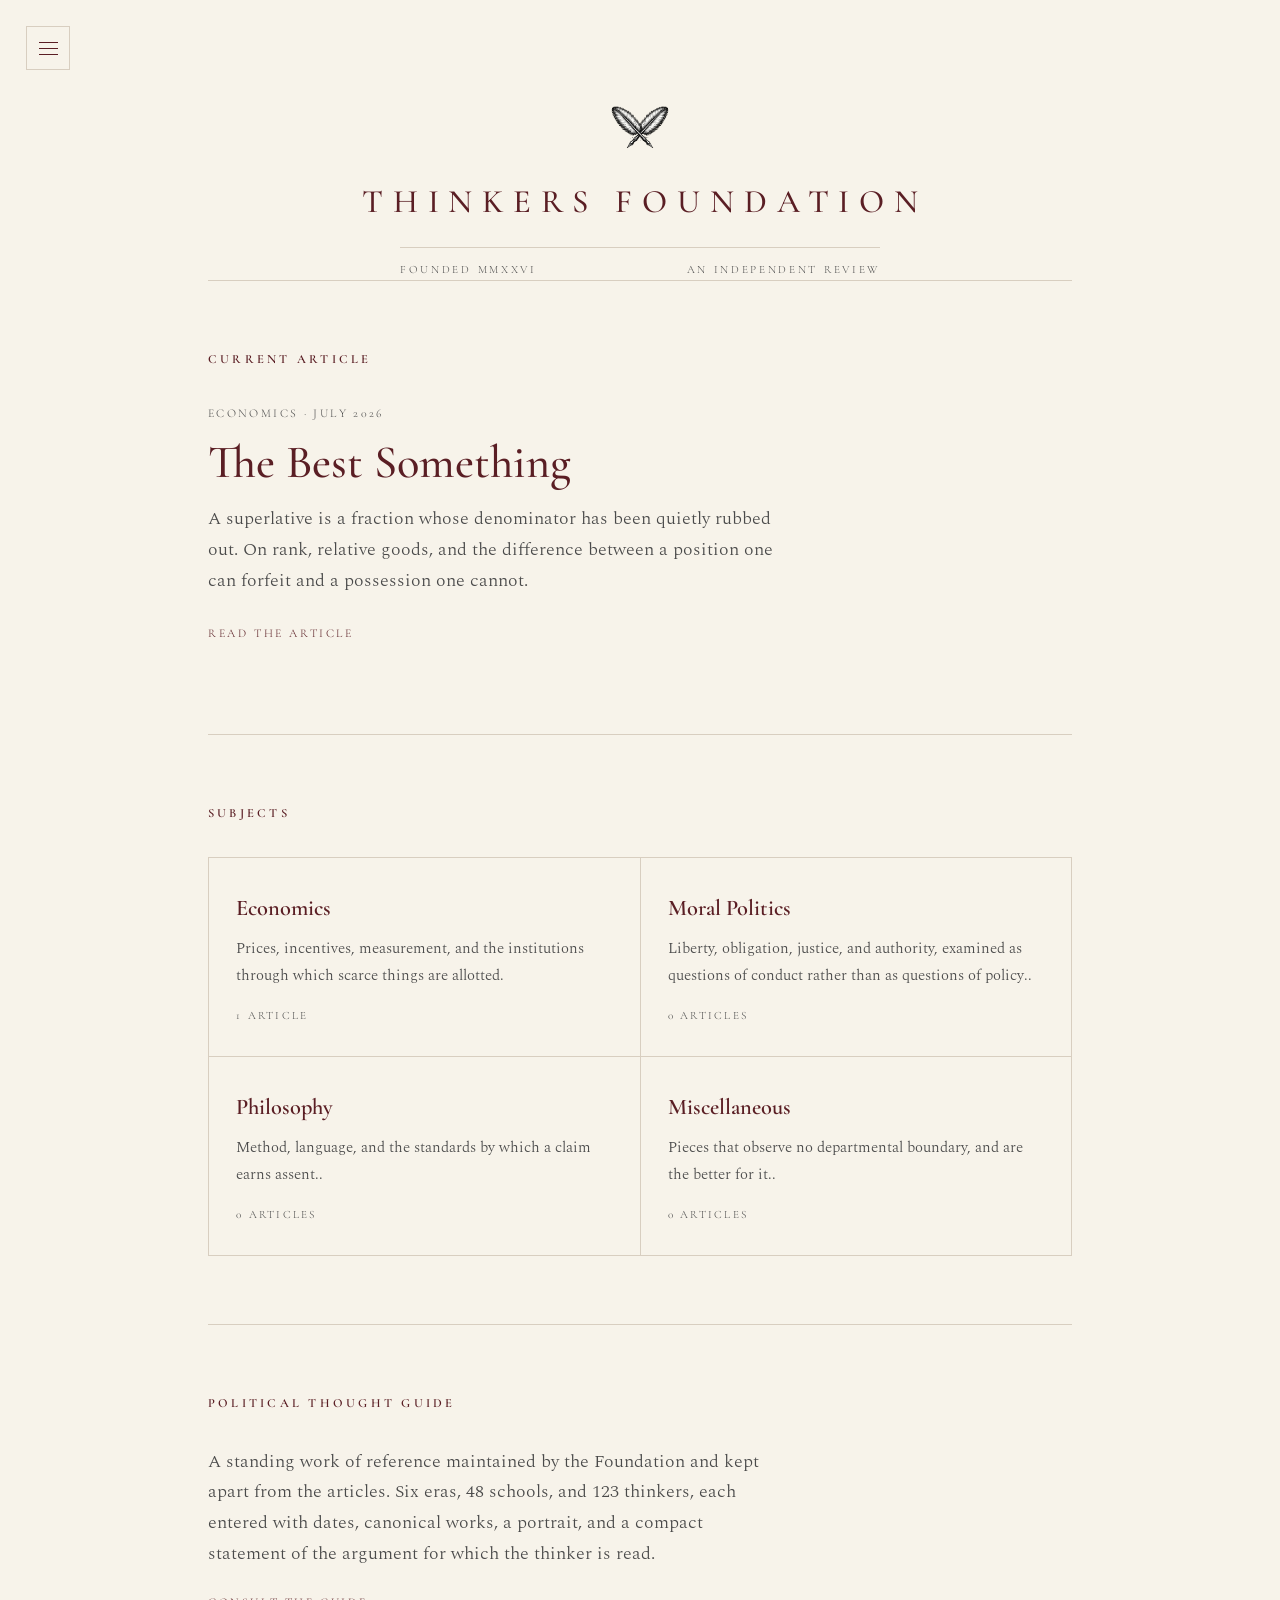
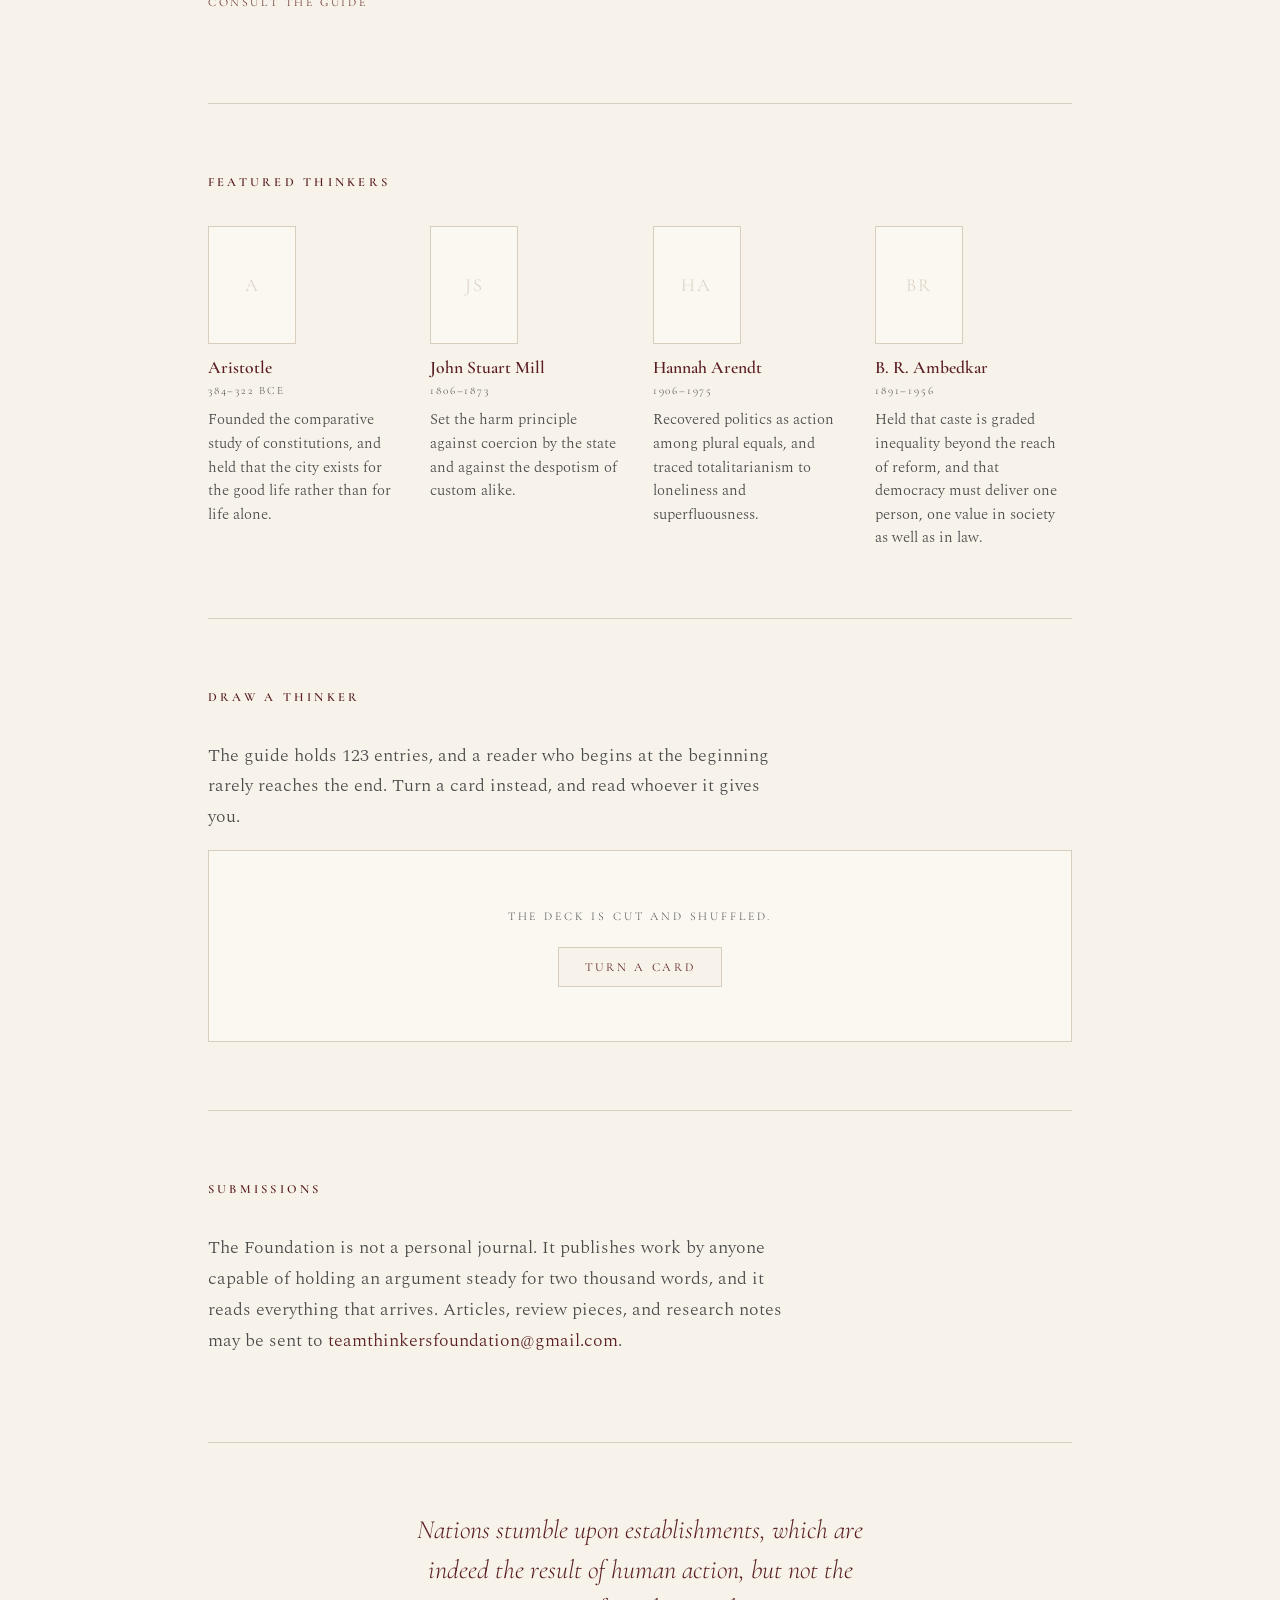
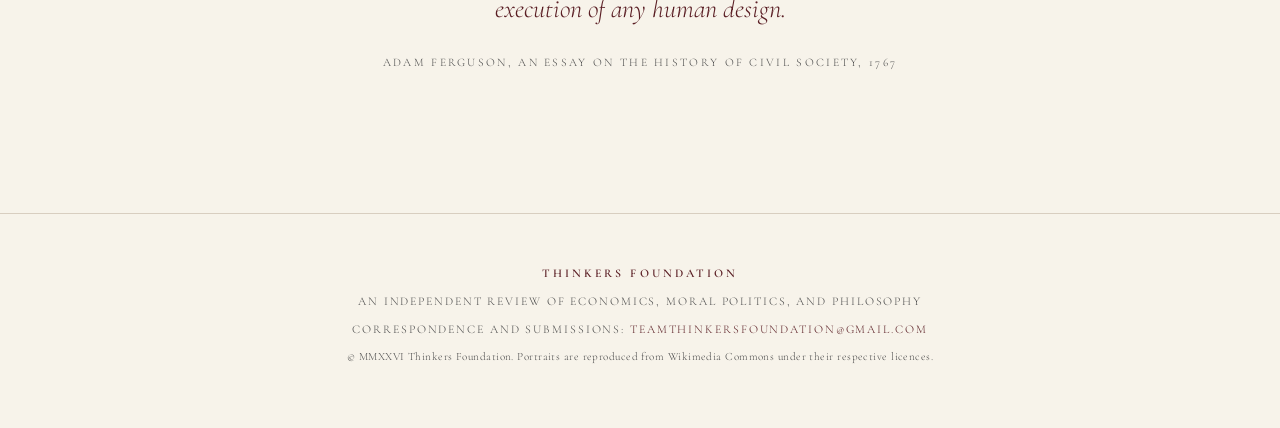
<file: index.html>
<!DOCTYPE html>
<html lang="en">
<head>
<meta charset="utf-8">
<meta name="viewport" content="width=device-width, initial-scale=1">
<title>Thinkers Foundation</title>
<meta name="description" content="An independent review of economics, moral politics, and philosophy.">
<link rel="icon" href="logo_thf.png">
<link rel="preconnect" href="https://fonts.googleapis.com">
<link rel="preconnect" href="https://fonts.gstatic.com" crossorigin>
<link href="https://fonts.googleapis.com/css2?family=Cormorant+Garamond:ital,wght@0,400;0,500;0,600;1,400;1,500&family=Spectral:ital,wght@0,300;0,400;0,500;1,300;1,400&display=swap" rel="stylesheet">
<link rel="stylesheet" href="assets/css/style.css?v=5">
</head>
<body>
<a class="skip-link" href="#main">Skip to content</a>
<button class="nav-toggle" id="navToggle" aria-label="Open the index" aria-expanded="false" aria-controls="drawer"><span></span><span></span><span></span></button>
<div class="drawer__scrim" id="scrim" hidden></div>
<nav class="drawer" id="drawer" aria-label="Site index" data-open="false">
  <div class="drawer__head"><span class="drawer__label">Index</span><button class="drawer__close" id="drawerClose" aria-label="Close the index">&times;</button></div>
  <ul class="drawer__links">
    <li><a href="index.html">Home</a></li>
  </ul>
  <p class="drawer__section">Articles</p>
  <ul class="drawer__links">
    <li><a href="economics.html">Economics</a></li>
    <li><a href="moral-politics.html">Moral Politics</a></li>
    <li><a href="philosophy.html">Philosophy</a></li>
    <li><a href="miscellaneous.html">Miscellaneous</a></li>
  </ul>
  <p class="drawer__section">The Foundation</p>
  <ul class="drawer__links">
    <li><a href="political-thought-guide.html">Political Thought Guide</a></li>
    <li><a href="about.html">About</a></li>
  </ul>
</nav>
<main id="main">
  <header class="masthead">
    <div class="page">
      <img class="masthead__logo" src="logo_thf.png" alt="Thinkers Foundation">
      <h1 class="masthead__title">Thinkers Foundation</h1>
      <p class="masthead__line"><span>Founded MMXXVI</span><span>An Independent Review</span></p>
    </div>
  </header>
  <div class="page">
    <section class="section" aria-labelledby="lead">
      <h2 class="section__title" id="lead">Current Article</h2>
      <article class="feature">
        <p class="feature__kicker">Economics &middot; July 2026</p>
        <h3 class="feature__headline"><a href="articles/the-best-something.html">The Best Something</a></h3>
        <p class="feature__standfirst">A superlative is a fraction whose denominator has been quietly rubbed out. On rank, relative goods, and the difference between a position one can forfeit and a possession one cannot.</p>
        <p><a class="more" href="articles/the-best-something.html">Read the article</a></p>
      </article>
    </section>
    <section class="section" aria-labelledby="subjects">
      <h2 class="section__title" id="subjects">Subjects</h2>
      <ul class="topics">
        <li class="topic">
          <a href="economics.html">
            <h3 class="topic__name">Economics</h3>
            <p class="topic__blurb">Prices, incentives, measurement, and the institutions through which scarce things are allotted.</p>
            <p class="topic__count">1 article</p>
          </a>
        </li>
        <li class="topic">
          <a href="moral-politics.html">
            <h3 class="topic__name">Moral Politics</h3>
            <p class="topic__blurb">Liberty, obligation, justice, and authority, examined as questions of conduct rather than as questions of policy..</p>
            <p class="topic__count">0 articles</p>
          </a>
        </li>
        <li class="topic">
          <a href="philosophy.html">
            <h3 class="topic__name">Philosophy</h3>
            <p class="topic__blurb">Method, language, and the standards by which a claim earns assent..</p>
            <p class="topic__count">0 articles</p>
          </a>
        </li>
        <li class="topic">
          <a href="miscellaneous.html">
            <h3 class="topic__name">Miscellaneous</h3>
            <p class="topic__blurb">Pieces that observe no departmental boundary, and are the better for it..</p>
            <p class="topic__count">0 articles</p>
          </a>
        </li>
      </ul>
    </section>
    <section class="section" aria-labelledby="ptg">
      <h2 class="section__title" id="ptg">Political Thought Guide</h2>
      <p class="lede">A standing work of reference maintained by the Foundation and kept apart from the articles. Six eras, 48 schools, and 123 thinkers, each entered with dates, canonical works, a portrait, and a compact statement of the argument for which the thinker is read.</p>
      <p><a class="more" href="political-thought-guide.html">Consult the guide</a></p>
    </section>
    <section class="section" aria-labelledby="figs">
      <h2 class="section__title" id="figs">Featured Thinkers</h2>
      <ul class="figs">
        <li class="fig">
          <a href="political-thought-guide.html#thinker-aristotle">
            <figure class="portrait portrait--fig" data-wiki="Aristotle"><span class="portrait__fallback">A</span></figure>
            <div class="fig__text">
              <h3 class="fig__name">Aristotle</h3>
              <p class="fig__dates">384–322 BCE</p>
              <p class="fig__line">Founded the comparative study of constitutions, and held that the city exists for the good life rather than for life alone.</p>
            </div>
          </a>
        </li>
        <li class="fig">
          <a href="political-thought-guide.html#thinker-john-stuart-mill">
            <figure class="portrait portrait--fig" data-wiki="John Stuart Mill"><span class="portrait__fallback">JS</span></figure>
            <div class="fig__text">
              <h3 class="fig__name">John Stuart Mill</h3>
              <p class="fig__dates">1806–1873</p>
              <p class="fig__line">Set the harm principle against coercion by the state and against the despotism of custom alike.</p>
            </div>
          </a>
        </li>
        <li class="fig">
          <a href="political-thought-guide.html#thinker-hannah-arendt">
            <figure class="portrait portrait--fig" data-wiki="Hannah Arendt"><span class="portrait__fallback">HA</span></figure>
            <div class="fig__text">
              <h3 class="fig__name">Hannah Arendt</h3>
              <p class="fig__dates">1906–1975</p>
              <p class="fig__line">Recovered politics as action among plural equals, and traced totalitarianism to loneliness and superfluousness.</p>
            </div>
          </a>
        </li>
        <li class="fig">
          <a href="political-thought-guide.html#thinker-b-r-ambedkar">
            <figure class="portrait portrait--fig" data-wiki="B. R. Ambedkar"><span class="portrait__fallback">BR</span></figure>
            <div class="fig__text">
              <h3 class="fig__name">B. R. Ambedkar</h3>
              <p class="fig__dates">1891–1956</p>
              <p class="fig__line">Held that caste is graded inequality beyond the reach of reform, and that democracy must deliver one person, one value in society as well as in law.</p>
            </div>
          </a>
        </li>
      </ul>
    </section>
    <section class="section" aria-labelledby="draw">
      <h2 class="section__title" id="draw">Draw a Thinker</h2>
      <p class="lede">The guide holds 123 entries, and a reader who begins at the beginning rarely reaches the end. Turn a card instead, and read whoever it gives you.</p>
      <div class="draw" id="drawCard" data-state="idle">
        <div class="draw__face">
          <div class="deck" aria-hidden="true"><span></span><span></span><span></span></div>
          <p class="draw__prompt">The deck is cut and shuffled.</p>
          <button class="draw__button" id="drawButton" type="button">Turn a card</button>
        </div>
      </div>
    </section>
    <section class="section" aria-labelledby="subs">
      <h2 class="section__title" id="subs">Submissions</h2>
      <p class="lede">The Foundation is not a personal journal. It publishes work by anyone capable of holding an argument steady for two thousand words, and it reads everything that arrives. Articles, review pieces, and research notes may be sent to <a href="mailto:teamthinkersfoundation@gmail.com">teamthinkersfoundation@gmail.com</a>.</p>
    </section>
    <section class="epigraph">
      <blockquote>Nations stumble upon establishments, which are indeed the result of human action, but not the execution of any human design.</blockquote>
      <cite>Adam Ferguson, An Essay on the History of Civil Society, 1767</cite>
    </section>
  </div>
</main>
<footer class="site-footer">
  <div class="page">
    <p class="site-footer__mark">Thinkers Foundation</p>
    <p>An independent review of economics, moral politics, and philosophy</p>
    <p>Correspondence and submissions: <a href="mailto:teamthinkersfoundation@gmail.com">teamthinkersfoundation@gmail.com</a></p>
    <p class="site-footer__legal">&copy; MMXXVI Thinkers Foundation. Portraits are reproduced from Wikimedia Commons under their respective licences.</p>
  </div>
</footer>
<script src="assets/js/site.js?v=5"></script>
<script src="assets/js/portraits.js?v=5"></script>
<script src="assets/js/thinkers.js?v=5"></script>
<script src="assets/js/draw.js?v=5"></script>
</body>
</html>
</file>
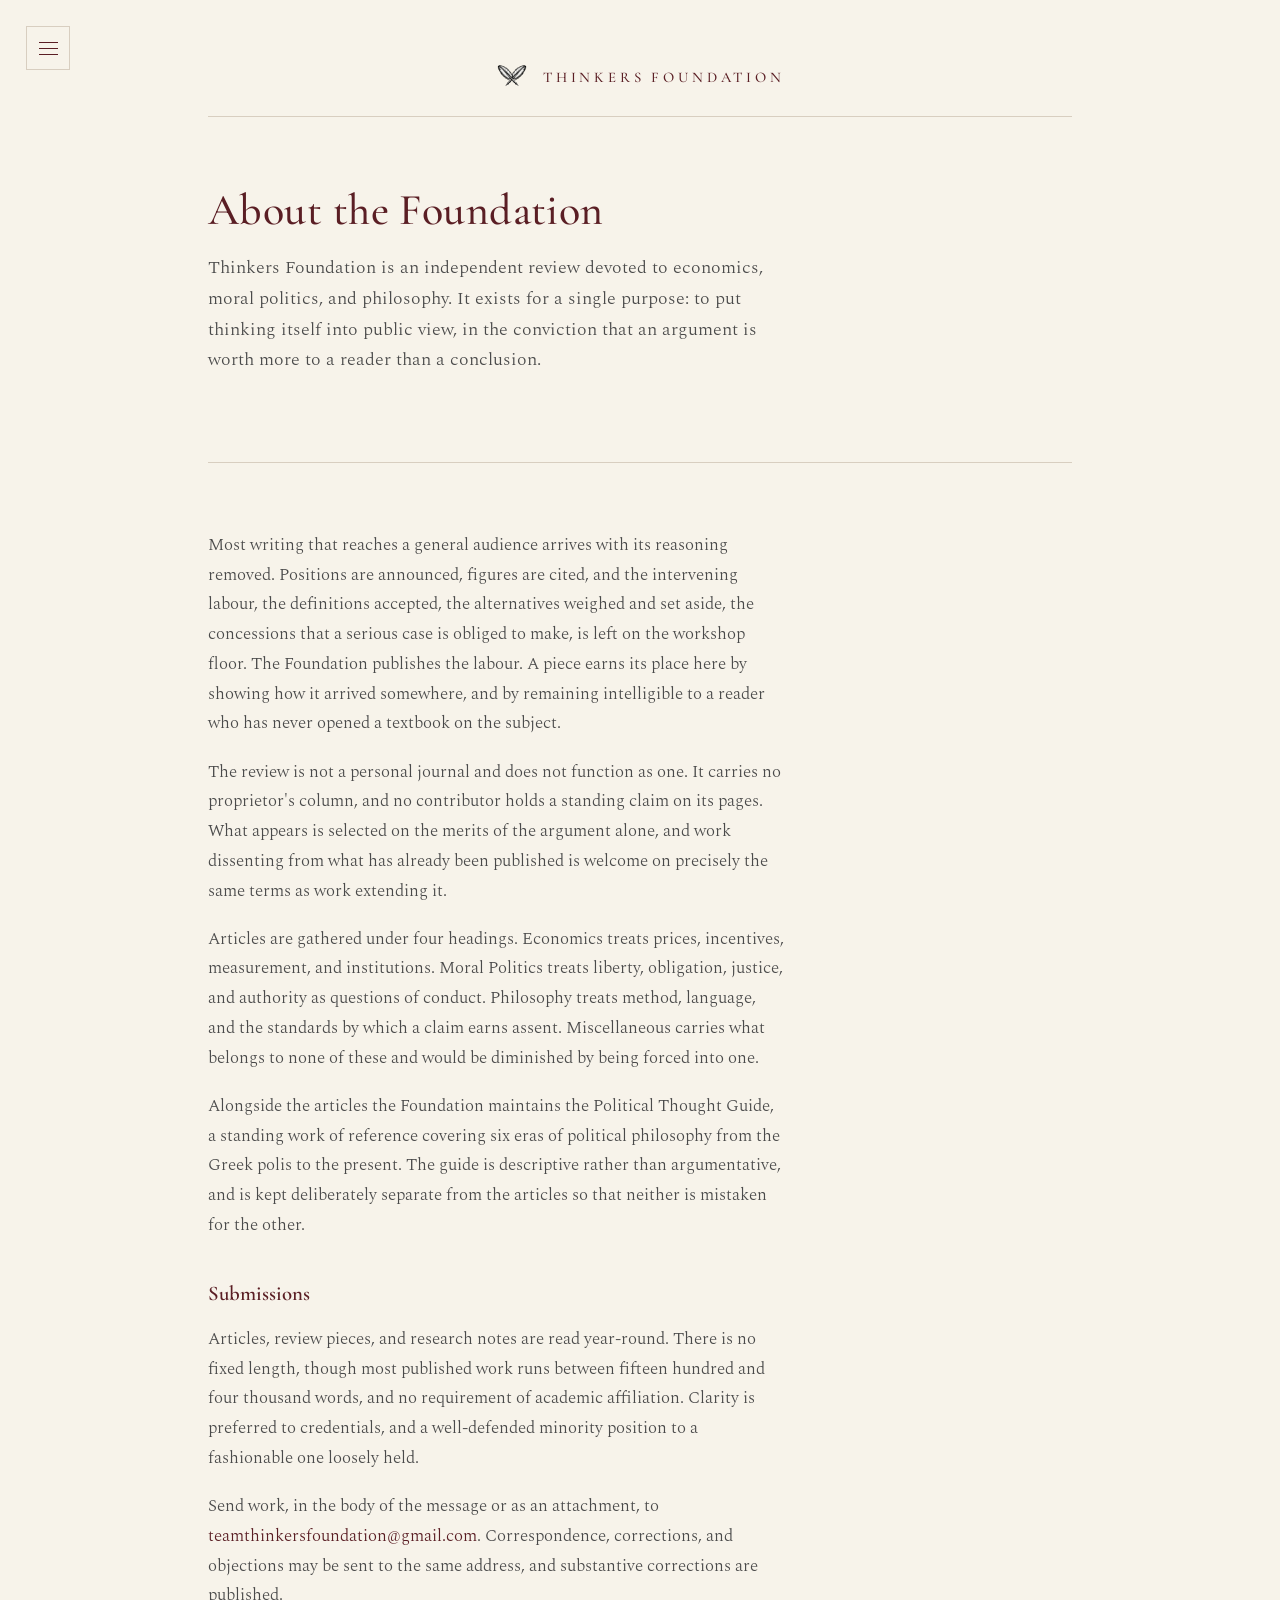
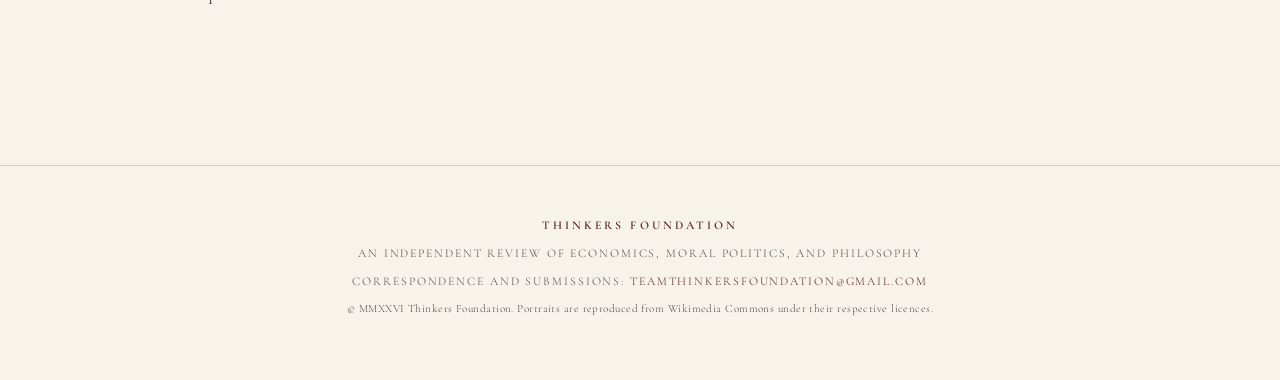
<file: about.html>
<!DOCTYPE html>
<html lang="en">
<head>
<meta charset="utf-8">
<meta name="viewport" content="width=device-width, initial-scale=1">
<title>About — Thinkers Foundation</title>
<meta name="description" content="The purpose of the Thinkers Foundation and how to submit work.">
<link rel="icon" href="logo_thf.png">
<link rel="preconnect" href="https://fonts.googleapis.com">
<link rel="preconnect" href="https://fonts.gstatic.com" crossorigin>
<link href="https://fonts.googleapis.com/css2?family=Cormorant+Garamond:ital,wght@0,400;0,500;0,600;1,400;1,500&family=Spectral:ital,wght@0,300;0,400;0,500;1,300;1,400&display=swap" rel="stylesheet">
<link rel="stylesheet" href="assets/css/style.css?v=5">
</head>
<body>
<a class="skip-link" href="#main">Skip to content</a>
<button class="nav-toggle" id="navToggle" aria-label="Open the index" aria-expanded="false" aria-controls="drawer"><span></span><span></span><span></span></button>
<div class="drawer__scrim" id="scrim" hidden></div>
<nav class="drawer" id="drawer" aria-label="Site index" data-open="false">
  <div class="drawer__head"><span class="drawer__label">Index</span><button class="drawer__close" id="drawerClose" aria-label="Close the index">&times;</button></div>
  <ul class="drawer__links">
    <li><a href="index.html">Home</a></li>
  </ul>
  <p class="drawer__section">Articles</p>
  <ul class="drawer__links">
    <li><a href="economics.html">Economics</a></li>
    <li><a href="moral-politics.html">Moral Politics</a></li>
    <li><a href="philosophy.html">Philosophy</a></li>
    <li><a href="miscellaneous.html">Miscellaneous</a></li>
  </ul>
  <p class="drawer__section">The Foundation</p>
  <ul class="drawer__links">
    <li><a href="political-thought-guide.html">Political Thought Guide</a></li>
    <li><a href="about.html">About</a></li>
  </ul>
</nav>
<main id="main">
  <header class="masthead masthead--compact">
    <div class="page">
      <a class="masthead__link" href="index.html">
        <img class="masthead__logo" src="logo_thf.png" alt="">
        <span class="masthead__title">Thinkers Foundation</span>
      </a>
    </div>
  </header>
  <div class="page">
    <section class="section section--head">
      <h1 class="page-title">About the Foundation</h1>
      <p class="lede">Thinkers Foundation is an independent review devoted to economics, moral politics, and philosophy. It exists for a single purpose: to put thinking itself into public view, in the conviction that an argument is worth more to a reader than a conclusion.</p>
    </section>
    <section class="section">
      <div class="prose">
        <p>Most writing that reaches a general audience arrives with its reasoning removed. Positions are announced, figures are cited, and the intervening labour, the definitions accepted, the alternatives weighed and set aside, the concessions that a serious case is obliged to make, is left on the workshop floor. The Foundation publishes the labour. A piece earns its place here by showing how it arrived somewhere, and by remaining intelligible to a reader who has never opened a textbook on the subject.</p>
        <p>The review is not a personal journal and does not function as one. It carries no proprietor's column, and no contributor holds a standing claim on its pages. What appears is selected on the merits of the argument alone, and work dissenting from what has already been published is welcome on precisely the same terms as work extending it.</p>
        <p>Articles are gathered under four headings. Economics treats prices, incentives, measurement, and institutions. Moral Politics treats liberty, obligation, justice, and authority as questions of conduct. Philosophy treats method, language, and the standards by which a claim earns assent. Miscellaneous carries what belongs to none of these and would be diminished by being forced into one.</p>
        <p>Alongside the articles the Foundation maintains the Political Thought Guide, a standing work of reference covering six eras of political philosophy from the Greek polis to the present. The guide is descriptive rather than argumentative, and is kept deliberately separate from the articles so that neither is mistaken for the other.</p>
        <h2>Submissions</h2>
        <p>Articles, review pieces, and research notes are read year-round. There is no fixed length, though most published work runs between fifteen hundred and four thousand words, and no requirement of academic affiliation. Clarity is preferred to credentials, and a well-defended minority position to a fashionable one loosely held.</p>
        <p>Send work, in the body of the message or as an attachment, to <a href="mailto:teamthinkersfoundation@gmail.com">teamthinkersfoundation@gmail.com</a>. Correspondence, corrections, and objections may be sent to the same address, and substantive corrections are published.</p>
      </div>
    </section>
  </div>
</main>
<footer class="site-footer">
  <div class="page">
    <p class="site-footer__mark">Thinkers Foundation</p>
    <p>An independent review of economics, moral politics, and philosophy</p>
    <p>Correspondence and submissions: <a href="mailto:teamthinkersfoundation@gmail.com">teamthinkersfoundation@gmail.com</a></p>
    <p class="site-footer__legal">&copy; MMXXVI Thinkers Foundation. Portraits are reproduced from Wikimedia Commons under their respective licences.</p>
  </div>
</footer>
<script src="assets/js/site.js?v=5"></script>
</body>
</html>
</file>
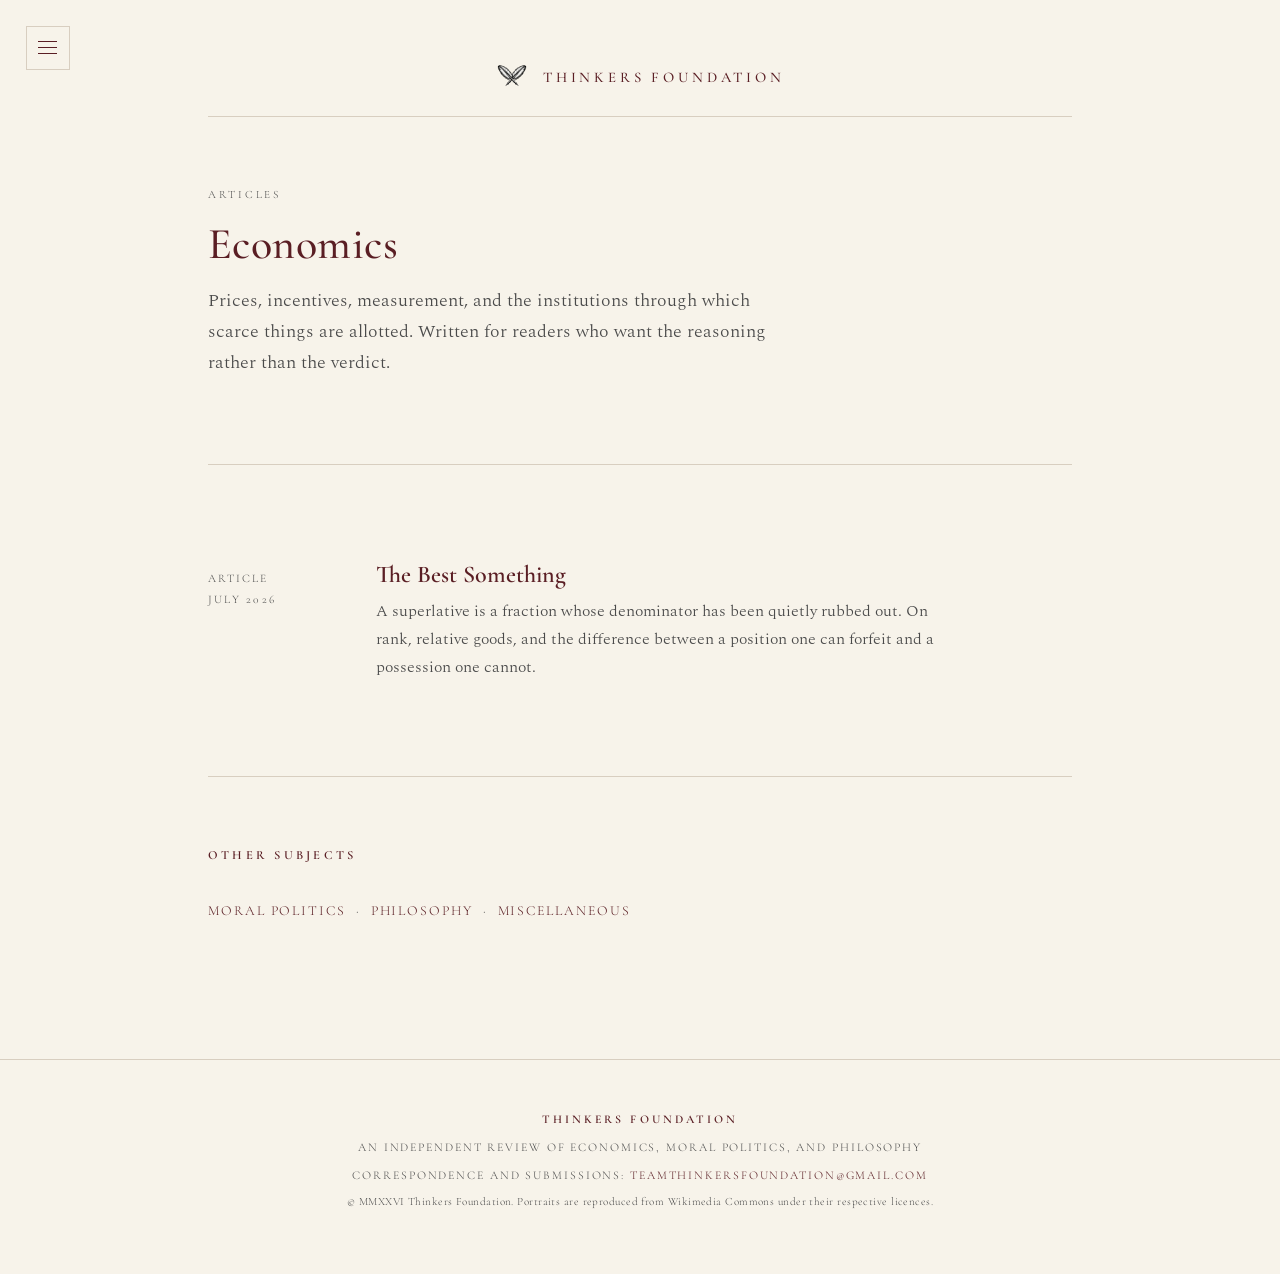
<file: economics.html>
<!DOCTYPE html>
<html lang="en">
<head>
<meta charset="utf-8">
<meta name="viewport" content="width=device-width, initial-scale=1">
<title>Economics — Thinkers Foundation</title>
<meta name="description" content="Articles on economics published by the Thinkers Foundation.">
<link rel="icon" href="logo_thf.png">
<link rel="preconnect" href="https://fonts.googleapis.com">
<link rel="preconnect" href="https://fonts.gstatic.com" crossorigin>
<link href="https://fonts.googleapis.com/css2?family=Cormorant+Garamond:ital,wght@0,400;0,500;0,600;1,400;1,500&family=Spectral:ital,wght@0,300;0,400;0,500;1,300;1,400&display=swap" rel="stylesheet">
<link rel="stylesheet" href="assets/css/style.css?v=5">
</head>
<body>
<a class="skip-link" href="#main">Skip to content</a>
<button class="nav-toggle" id="navToggle" aria-label="Open the index" aria-expanded="false" aria-controls="drawer"><span></span><span></span><span></span></button>
<div class="drawer__scrim" id="scrim" hidden></div>
<nav class="drawer" id="drawer" aria-label="Site index" data-open="false">
  <div class="drawer__head"><span class="drawer__label">Index</span><button class="drawer__close" id="drawerClose" aria-label="Close the index">&times;</button></div>
  <ul class="drawer__links">
    <li><a href="index.html">Home</a></li>
  </ul>
  <p class="drawer__section">Articles</p>
  <ul class="drawer__links">
    <li><a href="economics.html">Economics</a></li>
    <li><a href="moral-politics.html">Moral Politics</a></li>
    <li><a href="philosophy.html">Philosophy</a></li>
    <li><a href="miscellaneous.html">Miscellaneous</a></li>
  </ul>
  <p class="drawer__section">The Foundation</p>
  <ul class="drawer__links">
    <li><a href="political-thought-guide.html">Political Thought Guide</a></li>
    <li><a href="about.html">About</a></li>
  </ul>
</nav>
<main id="main">
  <header class="masthead masthead--compact">
    <div class="page">
      <a class="masthead__link" href="index.html">
        <img class="masthead__logo" src="logo_thf.png" alt="">
        <span class="masthead__title">Thinkers Foundation</span>
      </a>
    </div>
  </header>
  <div class="page">
    <section class="section section--head">
      <p class="page-eyebrow">Articles</p>
      <h1 class="page-title">Economics</h1>
      <p class="lede">Prices, incentives, measurement, and the institutions through which scarce things are allotted. Written for readers who want the reasoning rather than the verdict.</p>
    </section>
    <section class="section">
      <ul class="listing">
        <li>
          <article class="entry">
            <p class="entry__meta">Article<br>July 2026</p>
            <div>
              <h3 class="entry__title"><a href="articles/the-best-something.html">The Best Something</a></h3>
              <p class="entry__blurb">A superlative is a fraction whose denominator has been quietly rubbed out. On rank, relative goods, and the difference between a position one can forfeit and a possession one cannot.</p>
            </div>
          </article>
        </li>
      </ul>
    </section>
    <section class="section" aria-labelledby="other">
      <h2 class="section__title" id="other">Other Subjects</h2>
      <p class="crosslinks"><a href="moral-politics.html">Moral Politics</a> &nbsp;&middot;&nbsp; <a href="philosophy.html">Philosophy</a> &nbsp;&middot;&nbsp; <a href="miscellaneous.html">Miscellaneous</a></p>
    </section>
  </div>
</main>
<footer class="site-footer">
  <div class="page">
    <p class="site-footer__mark">Thinkers Foundation</p>
    <p>An independent review of economics, moral politics, and philosophy</p>
    <p>Correspondence and submissions: <a href="mailto:teamthinkersfoundation@gmail.com">teamthinkersfoundation@gmail.com</a></p>
    <p class="site-footer__legal">&copy; MMXXVI Thinkers Foundation. Portraits are reproduced from Wikimedia Commons under their respective licences.</p>
  </div>
</footer>
<script src="assets/js/site.js?v=5"></script>
</body>
</html>
</file>
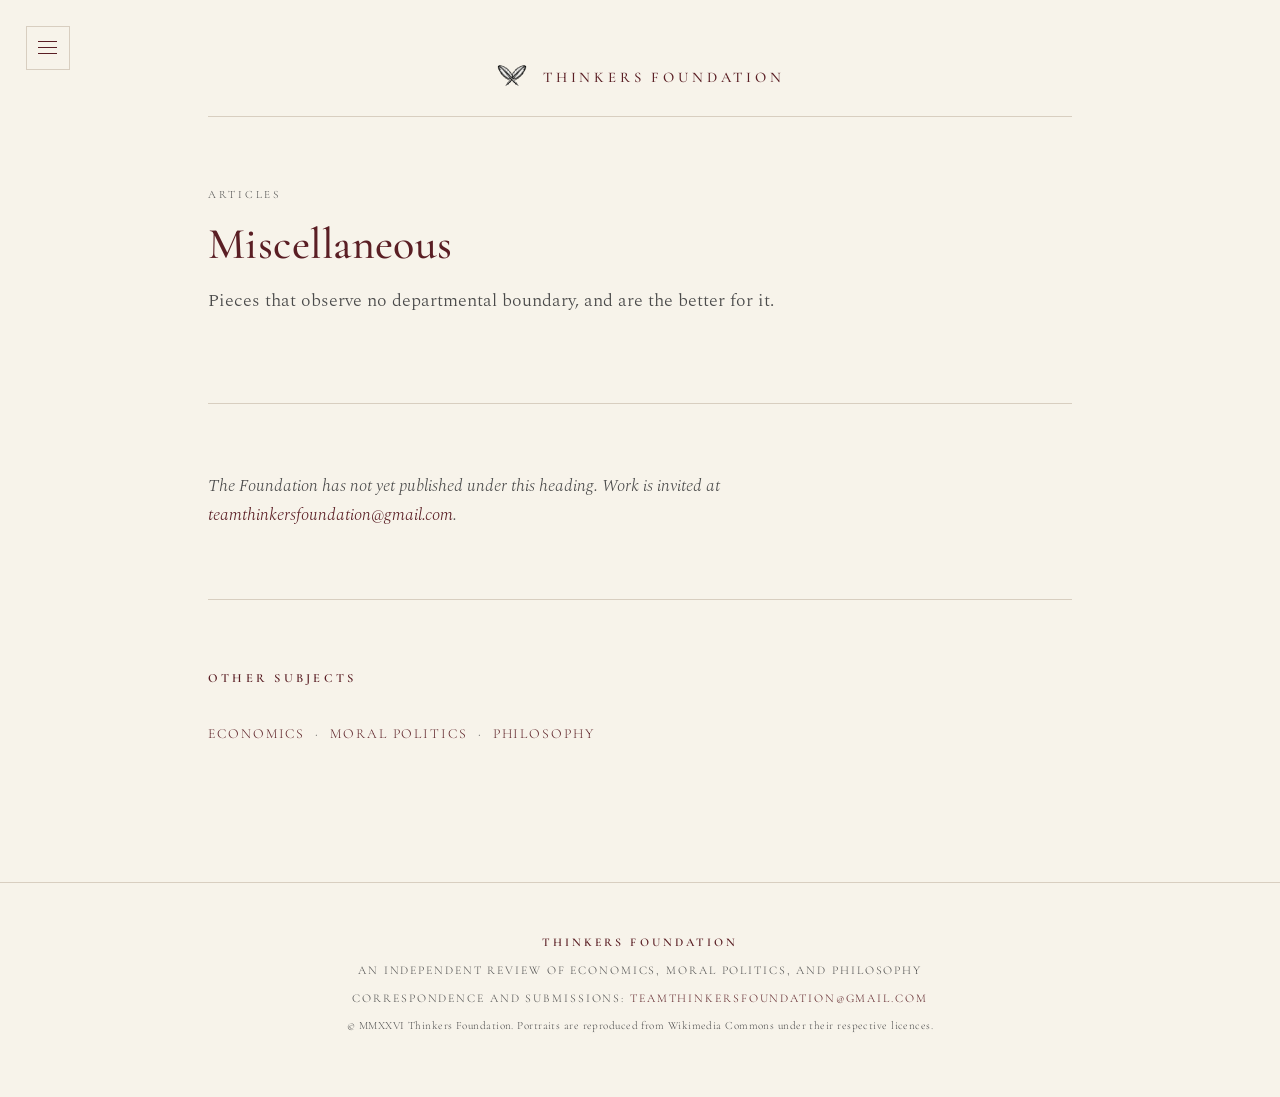
<file: miscellaneous.html>
<!DOCTYPE html>
<html lang="en">
<head>
<meta charset="utf-8">
<meta name="viewport" content="width=device-width, initial-scale=1">
<title>Miscellaneous — Thinkers Foundation</title>
<meta name="description" content="Articles on miscellaneous published by the Thinkers Foundation.">
<link rel="icon" href="logo_thf.png">
<link rel="preconnect" href="https://fonts.googleapis.com">
<link rel="preconnect" href="https://fonts.gstatic.com" crossorigin>
<link href="https://fonts.googleapis.com/css2?family=Cormorant+Garamond:ital,wght@0,400;0,500;0,600;1,400;1,500&family=Spectral:ital,wght@0,300;0,400;0,500;1,300;1,400&display=swap" rel="stylesheet">
<link rel="stylesheet" href="assets/css/style.css?v=5">
</head>
<body>
<a class="skip-link" href="#main">Skip to content</a>
<button class="nav-toggle" id="navToggle" aria-label="Open the index" aria-expanded="false" aria-controls="drawer"><span></span><span></span><span></span></button>
<div class="drawer__scrim" id="scrim" hidden></div>
<nav class="drawer" id="drawer" aria-label="Site index" data-open="false">
  <div class="drawer__head"><span class="drawer__label">Index</span><button class="drawer__close" id="drawerClose" aria-label="Close the index">&times;</button></div>
  <ul class="drawer__links">
    <li><a href="index.html">Home</a></li>
  </ul>
  <p class="drawer__section">Articles</p>
  <ul class="drawer__links">
    <li><a href="economics.html">Economics</a></li>
    <li><a href="moral-politics.html">Moral Politics</a></li>
    <li><a href="philosophy.html">Philosophy</a></li>
    <li><a href="miscellaneous.html">Miscellaneous</a></li>
  </ul>
  <p class="drawer__section">The Foundation</p>
  <ul class="drawer__links">
    <li><a href="political-thought-guide.html">Political Thought Guide</a></li>
    <li><a href="about.html">About</a></li>
  </ul>
</nav>
<main id="main">
  <header class="masthead masthead--compact">
    <div class="page">
      <a class="masthead__link" href="index.html">
        <img class="masthead__logo" src="logo_thf.png" alt="">
        <span class="masthead__title">Thinkers Foundation</span>
      </a>
    </div>
  </header>
  <div class="page">
    <section class="section section--head">
      <p class="page-eyebrow">Articles</p>
      <h1 class="page-title">Miscellaneous</h1>
      <p class="lede">Pieces that observe no departmental boundary, and are the better for it.</p>
    </section>
    <section class="section">
      <p class="empty">The Foundation has not yet published under this heading. Work is invited at <a href="mailto:teamthinkersfoundation@gmail.com">teamthinkersfoundation@gmail.com</a>.</p>
    </section>
    <section class="section" aria-labelledby="other">
      <h2 class="section__title" id="other">Other Subjects</h2>
      <p class="crosslinks"><a href="economics.html">Economics</a> &nbsp;&middot;&nbsp; <a href="moral-politics.html">Moral Politics</a> &nbsp;&middot;&nbsp; <a href="philosophy.html">Philosophy</a></p>
    </section>
  </div>
</main>
<footer class="site-footer">
  <div class="page">
    <p class="site-footer__mark">Thinkers Foundation</p>
    <p>An independent review of economics, moral politics, and philosophy</p>
    <p>Correspondence and submissions: <a href="mailto:teamthinkersfoundation@gmail.com">teamthinkersfoundation@gmail.com</a></p>
    <p class="site-footer__legal">&copy; MMXXVI Thinkers Foundation. Portraits are reproduced from Wikimedia Commons under their respective licences.</p>
  </div>
</footer>
<script src="assets/js/site.js?v=5"></script>
</body>
</html>
</file>
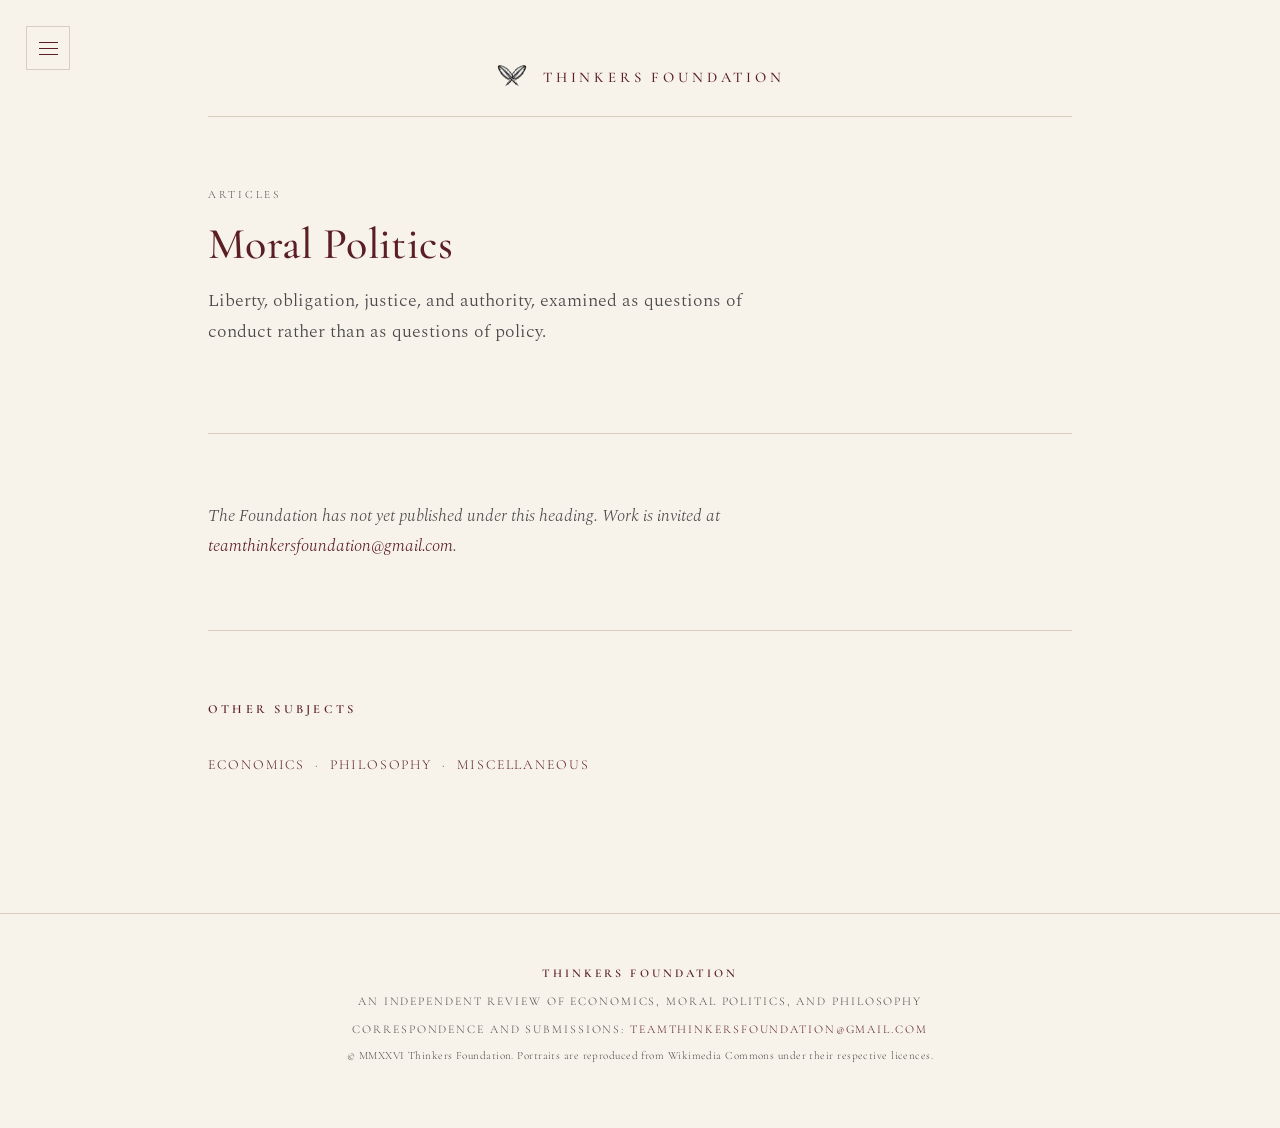
<file: moral-politics.html>
<!DOCTYPE html>
<html lang="en">
<head>
<meta charset="utf-8">
<meta name="viewport" content="width=device-width, initial-scale=1">
<title>Moral Politics — Thinkers Foundation</title>
<meta name="description" content="Articles on moral politics published by the Thinkers Foundation.">
<link rel="icon" href="logo_thf.png">
<link rel="preconnect" href="https://fonts.googleapis.com">
<link rel="preconnect" href="https://fonts.gstatic.com" crossorigin>
<link href="https://fonts.googleapis.com/css2?family=Cormorant+Garamond:ital,wght@0,400;0,500;0,600;1,400;1,500&family=Spectral:ital,wght@0,300;0,400;0,500;1,300;1,400&display=swap" rel="stylesheet">
<link rel="stylesheet" href="assets/css/style.css?v=5">
</head>
<body>
<a class="skip-link" href="#main">Skip to content</a>
<button class="nav-toggle" id="navToggle" aria-label="Open the index" aria-expanded="false" aria-controls="drawer"><span></span><span></span><span></span></button>
<div class="drawer__scrim" id="scrim" hidden></div>
<nav class="drawer" id="drawer" aria-label="Site index" data-open="false">
  <div class="drawer__head"><span class="drawer__label">Index</span><button class="drawer__close" id="drawerClose" aria-label="Close the index">&times;</button></div>
  <ul class="drawer__links">
    <li><a href="index.html">Home</a></li>
  </ul>
  <p class="drawer__section">Articles</p>
  <ul class="drawer__links">
    <li><a href="economics.html">Economics</a></li>
    <li><a href="moral-politics.html">Moral Politics</a></li>
    <li><a href="philosophy.html">Philosophy</a></li>
    <li><a href="miscellaneous.html">Miscellaneous</a></li>
  </ul>
  <p class="drawer__section">The Foundation</p>
  <ul class="drawer__links">
    <li><a href="political-thought-guide.html">Political Thought Guide</a></li>
    <li><a href="about.html">About</a></li>
  </ul>
</nav>
<main id="main">
  <header class="masthead masthead--compact">
    <div class="page">
      <a class="masthead__link" href="index.html">
        <img class="masthead__logo" src="logo_thf.png" alt="">
        <span class="masthead__title">Thinkers Foundation</span>
      </a>
    </div>
  </header>
  <div class="page">
    <section class="section section--head">
      <p class="page-eyebrow">Articles</p>
      <h1 class="page-title">Moral Politics</h1>
      <p class="lede">Liberty, obligation, justice, and authority, examined as questions of conduct rather than as questions of policy.</p>
    </section>
    <section class="section">
      <p class="empty">The Foundation has not yet published under this heading. Work is invited at <a href="mailto:teamthinkersfoundation@gmail.com">teamthinkersfoundation@gmail.com</a>.</p>
    </section>
    <section class="section" aria-labelledby="other">
      <h2 class="section__title" id="other">Other Subjects</h2>
      <p class="crosslinks"><a href="economics.html">Economics</a> &nbsp;&middot;&nbsp; <a href="philosophy.html">Philosophy</a> &nbsp;&middot;&nbsp; <a href="miscellaneous.html">Miscellaneous</a></p>
    </section>
  </div>
</main>
<footer class="site-footer">
  <div class="page">
    <p class="site-footer__mark">Thinkers Foundation</p>
    <p>An independent review of economics, moral politics, and philosophy</p>
    <p>Correspondence and submissions: <a href="mailto:teamthinkersfoundation@gmail.com">teamthinkersfoundation@gmail.com</a></p>
    <p class="site-footer__legal">&copy; MMXXVI Thinkers Foundation. Portraits are reproduced from Wikimedia Commons under their respective licences.</p>
  </div>
</footer>
<script src="assets/js/site.js?v=5"></script>
</body>
</html>
</file>
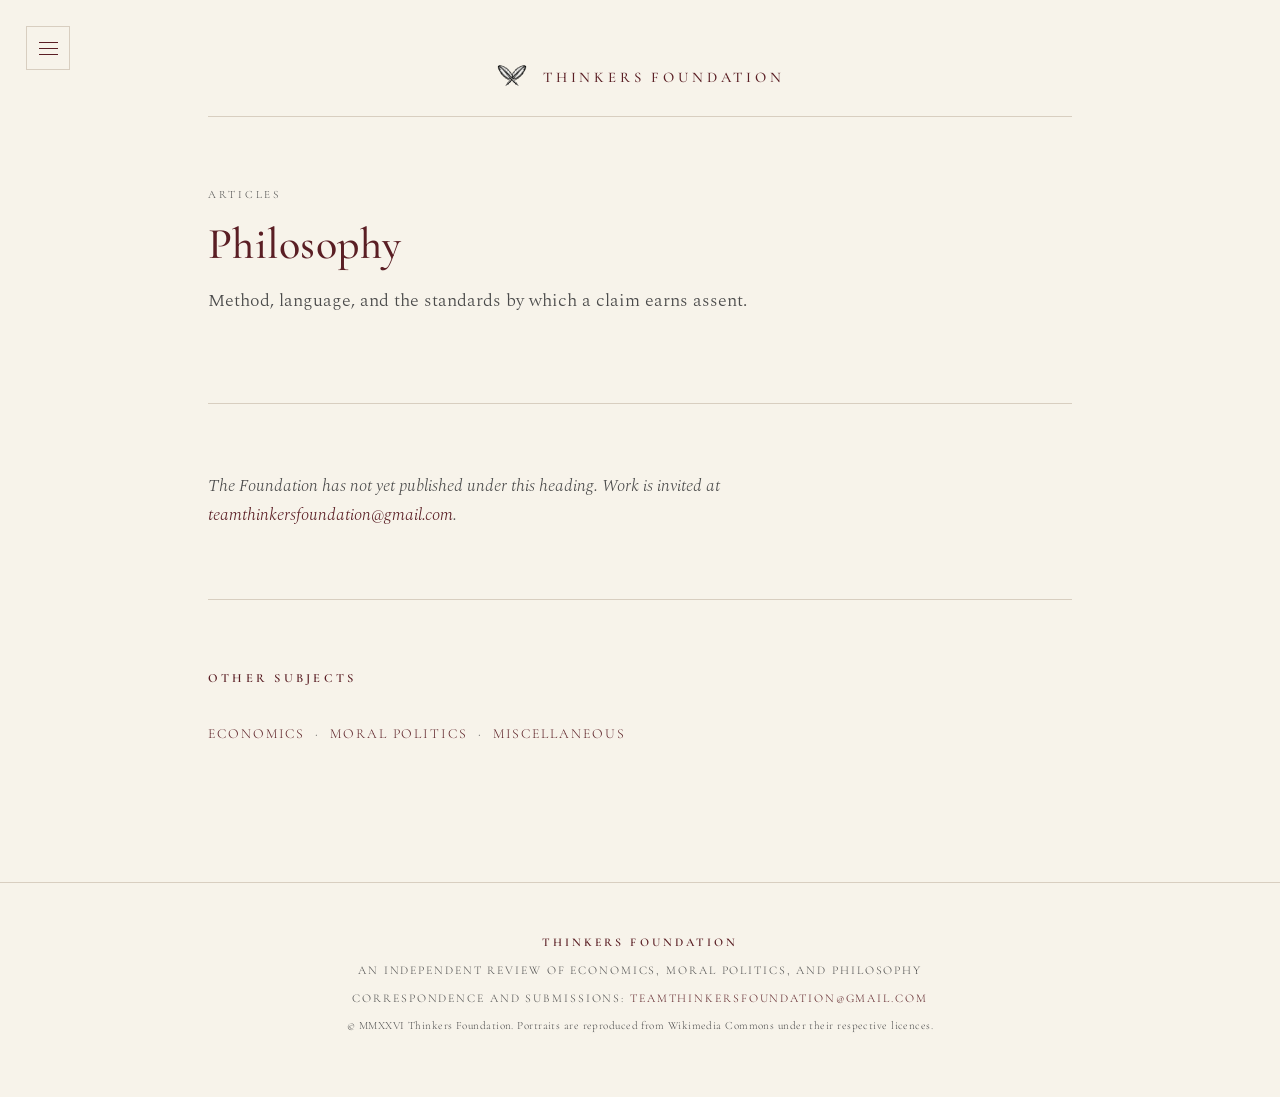
<file: philosophy.html>
<!DOCTYPE html>
<html lang="en">
<head>
<meta charset="utf-8">
<meta name="viewport" content="width=device-width, initial-scale=1">
<title>Philosophy — Thinkers Foundation</title>
<meta name="description" content="Articles on philosophy published by the Thinkers Foundation.">
<link rel="icon" href="logo_thf.png">
<link rel="preconnect" href="https://fonts.googleapis.com">
<link rel="preconnect" href="https://fonts.gstatic.com" crossorigin>
<link href="https://fonts.googleapis.com/css2?family=Cormorant+Garamond:ital,wght@0,400;0,500;0,600;1,400;1,500&family=Spectral:ital,wght@0,300;0,400;0,500;1,300;1,400&display=swap" rel="stylesheet">
<link rel="stylesheet" href="assets/css/style.css?v=5">
</head>
<body>
<a class="skip-link" href="#main">Skip to content</a>
<button class="nav-toggle" id="navToggle" aria-label="Open the index" aria-expanded="false" aria-controls="drawer"><span></span><span></span><span></span></button>
<div class="drawer__scrim" id="scrim" hidden></div>
<nav class="drawer" id="drawer" aria-label="Site index" data-open="false">
  <div class="drawer__head"><span class="drawer__label">Index</span><button class="drawer__close" id="drawerClose" aria-label="Close the index">&times;</button></div>
  <ul class="drawer__links">
    <li><a href="index.html">Home</a></li>
  </ul>
  <p class="drawer__section">Articles</p>
  <ul class="drawer__links">
    <li><a href="economics.html">Economics</a></li>
    <li><a href="moral-politics.html">Moral Politics</a></li>
    <li><a href="philosophy.html">Philosophy</a></li>
    <li><a href="miscellaneous.html">Miscellaneous</a></li>
  </ul>
  <p class="drawer__section">The Foundation</p>
  <ul class="drawer__links">
    <li><a href="political-thought-guide.html">Political Thought Guide</a></li>
    <li><a href="about.html">About</a></li>
  </ul>
</nav>
<main id="main">
  <header class="masthead masthead--compact">
    <div class="page">
      <a class="masthead__link" href="index.html">
        <img class="masthead__logo" src="logo_thf.png" alt="">
        <span class="masthead__title">Thinkers Foundation</span>
      </a>
    </div>
  </header>
  <div class="page">
    <section class="section section--head">
      <p class="page-eyebrow">Articles</p>
      <h1 class="page-title">Philosophy</h1>
      <p class="lede">Method, language, and the standards by which a claim earns assent.</p>
    </section>
    <section class="section">
      <p class="empty">The Foundation has not yet published under this heading. Work is invited at <a href="mailto:teamthinkersfoundation@gmail.com">teamthinkersfoundation@gmail.com</a>.</p>
    </section>
    <section class="section" aria-labelledby="other">
      <h2 class="section__title" id="other">Other Subjects</h2>
      <p class="crosslinks"><a href="economics.html">Economics</a> &nbsp;&middot;&nbsp; <a href="moral-politics.html">Moral Politics</a> &nbsp;&middot;&nbsp; <a href="miscellaneous.html">Miscellaneous</a></p>
    </section>
  </div>
</main>
<footer class="site-footer">
  <div class="page">
    <p class="site-footer__mark">Thinkers Foundation</p>
    <p>An independent review of economics, moral politics, and philosophy</p>
    <p>Correspondence and submissions: <a href="mailto:teamthinkersfoundation@gmail.com">teamthinkersfoundation@gmail.com</a></p>
    <p class="site-footer__legal">&copy; MMXXVI Thinkers Foundation. Portraits are reproduced from Wikimedia Commons under their respective licences.</p>
  </div>
</footer>
<script src="assets/js/site.js?v=5"></script>
</body>
</html>
</file>
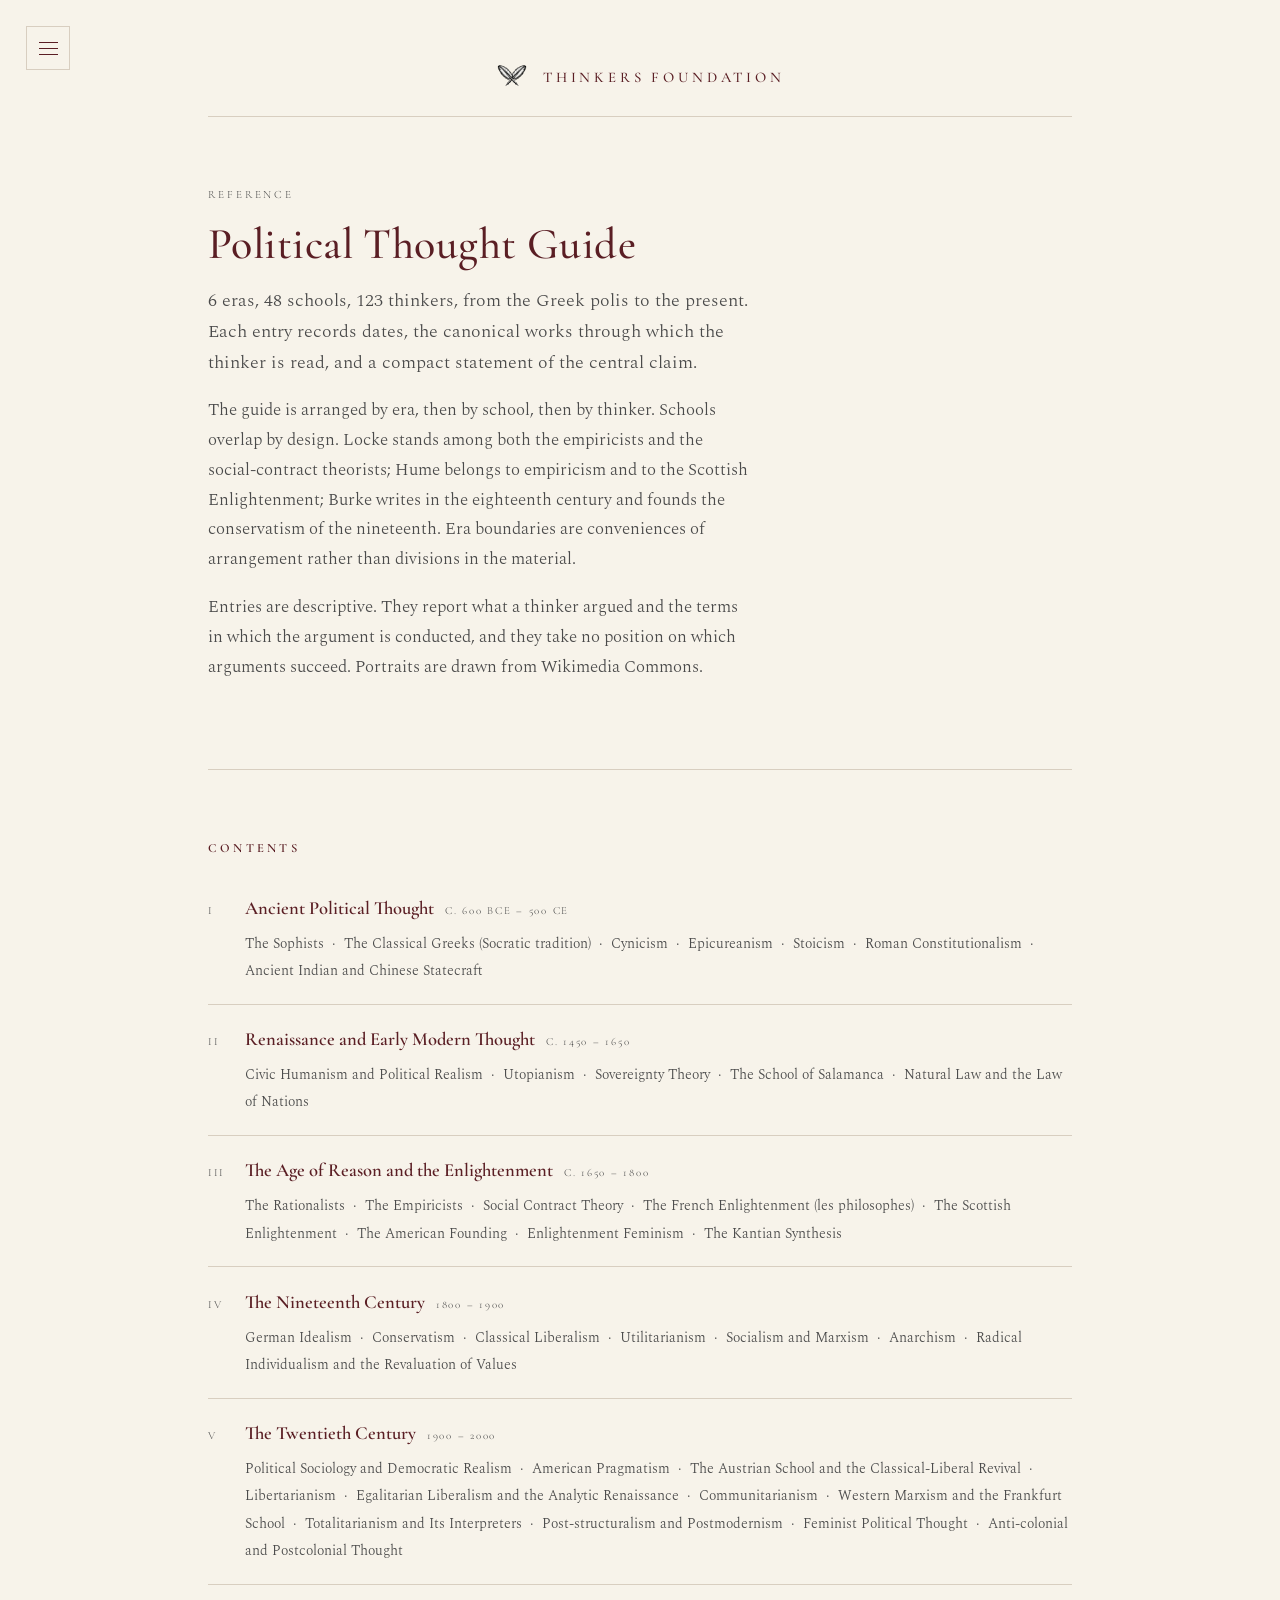
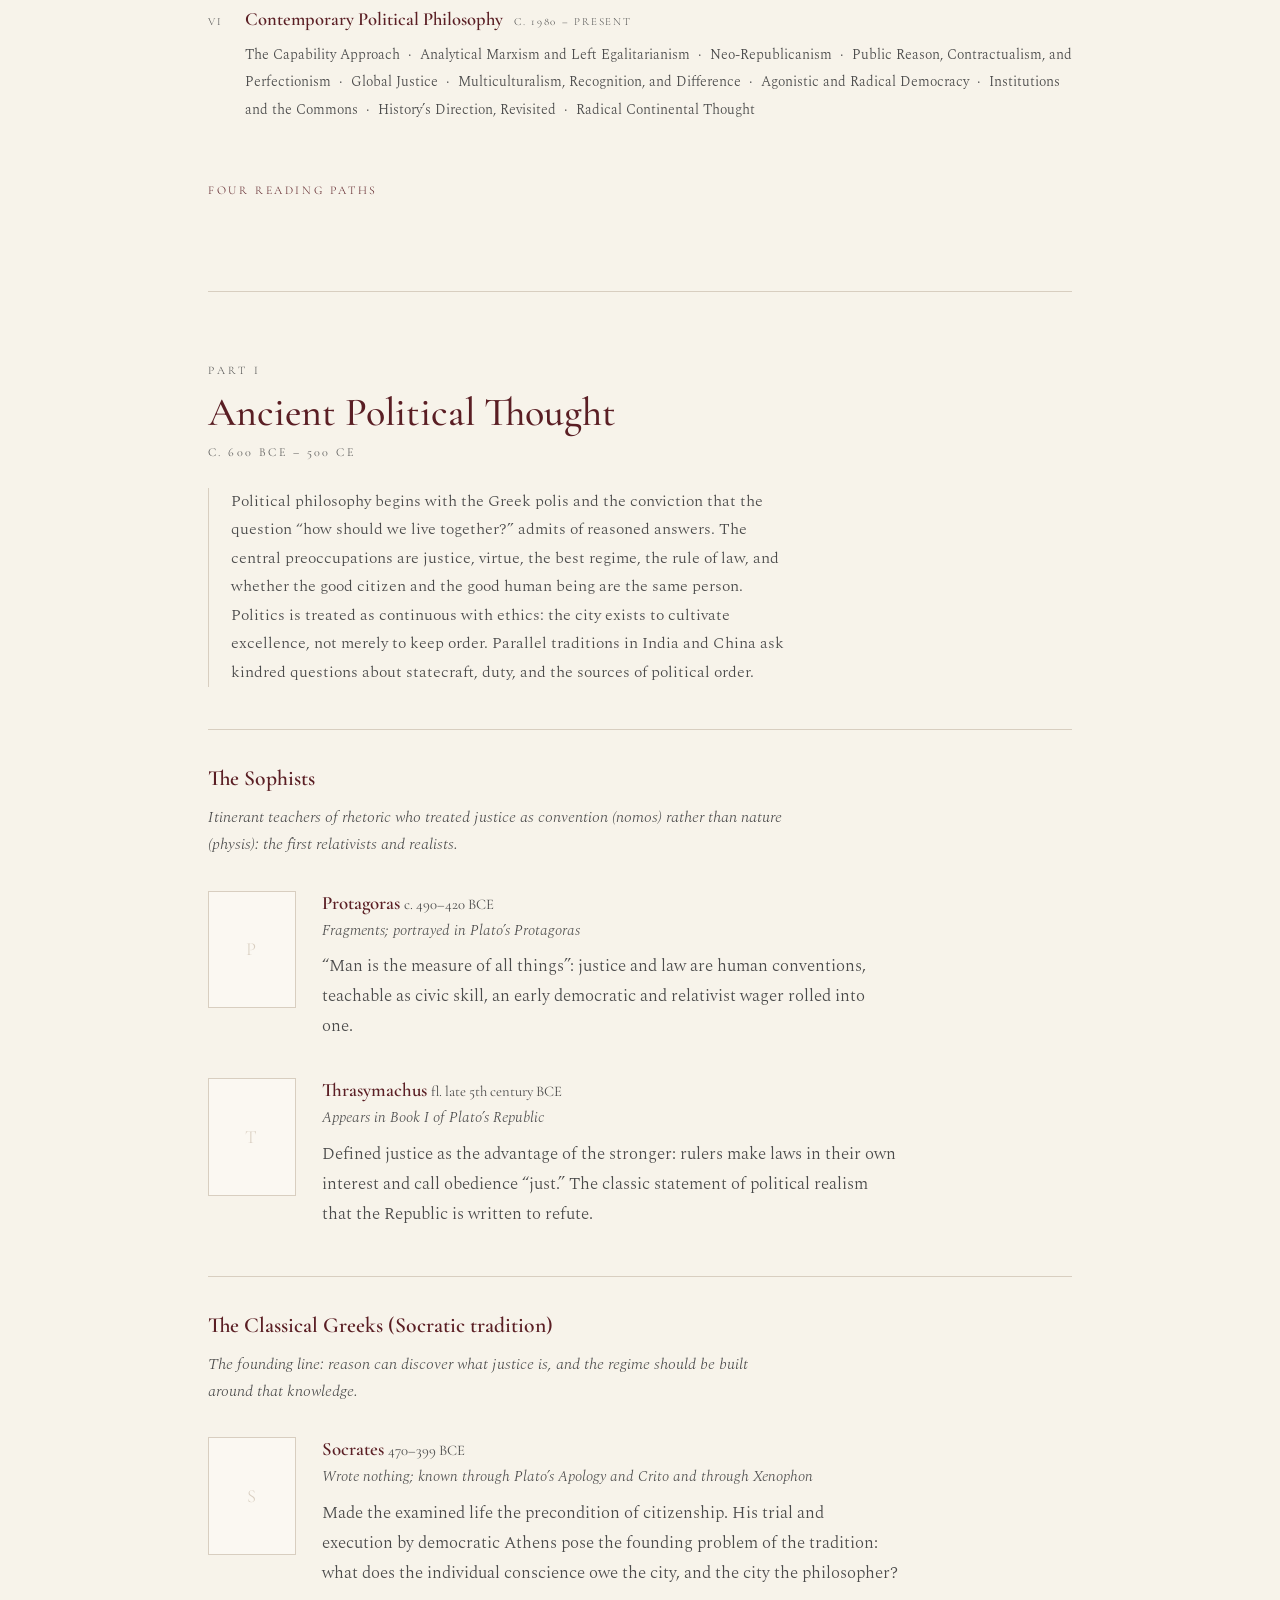
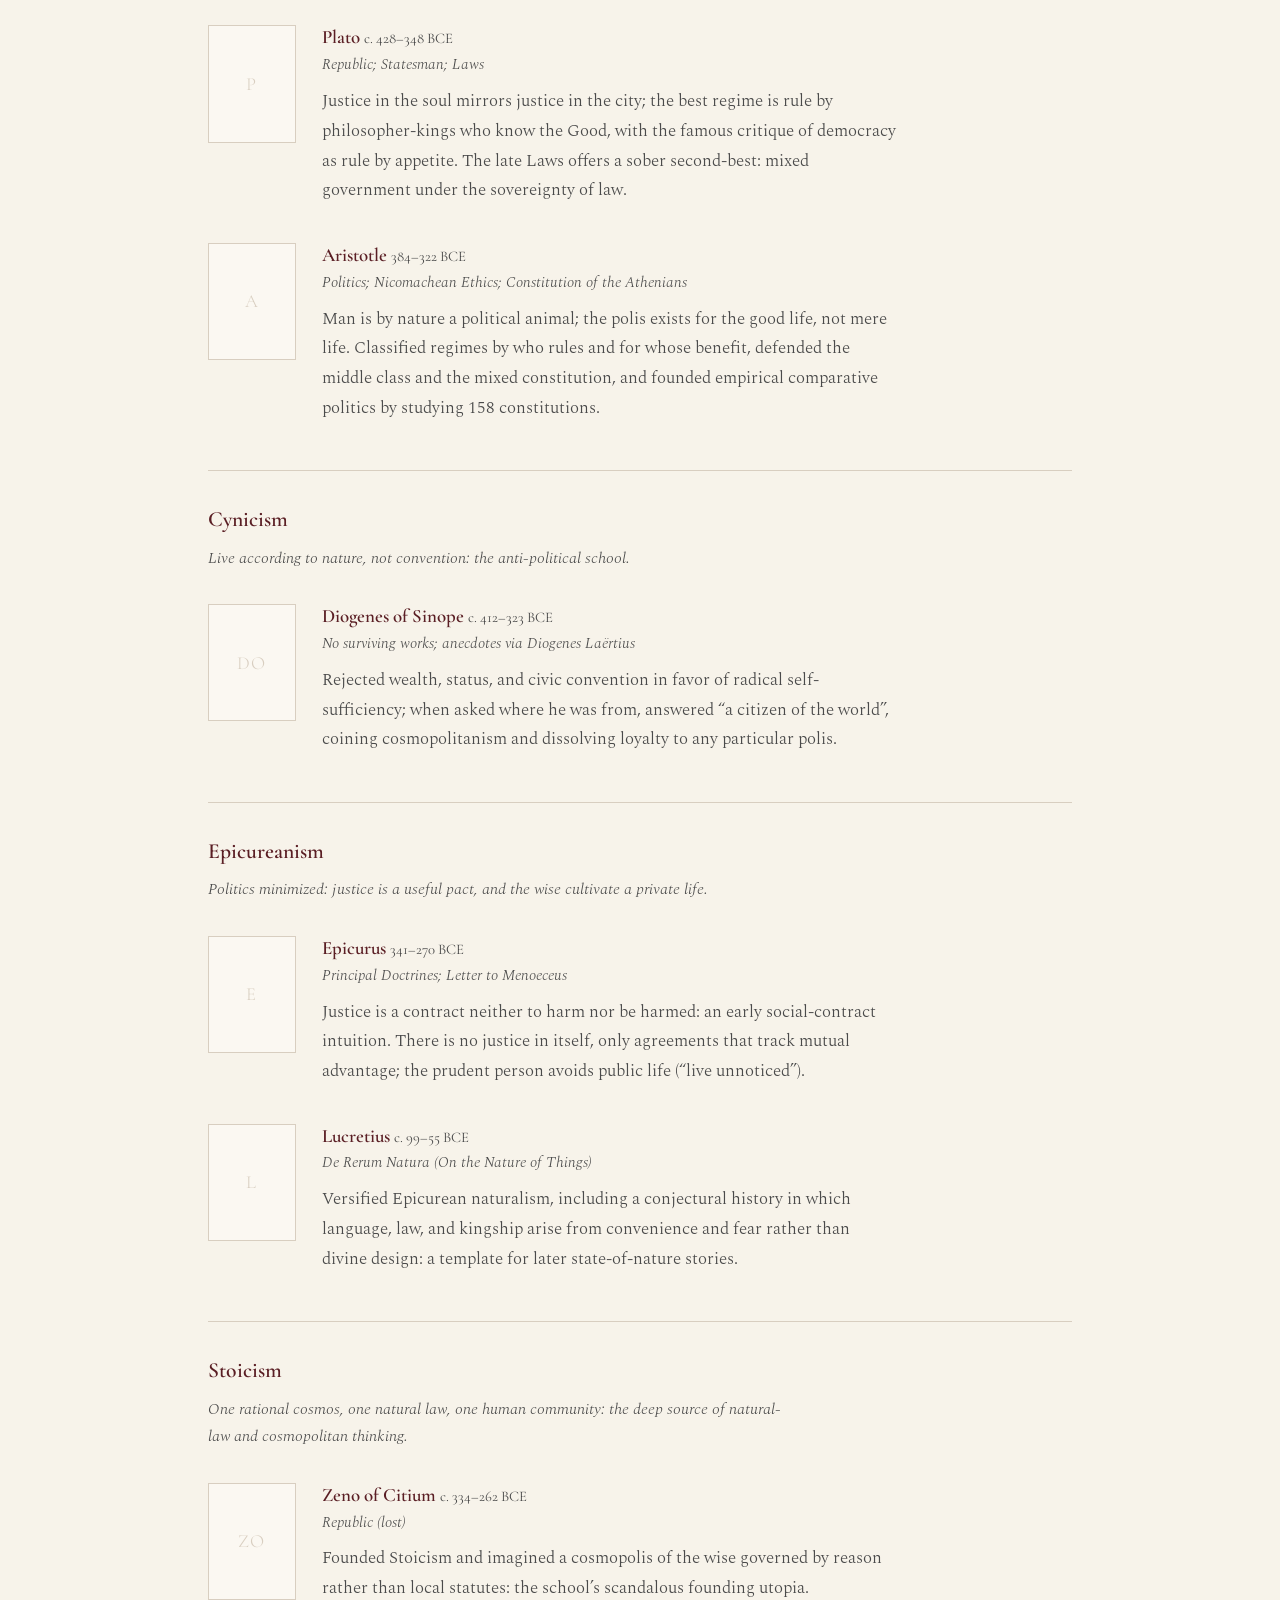
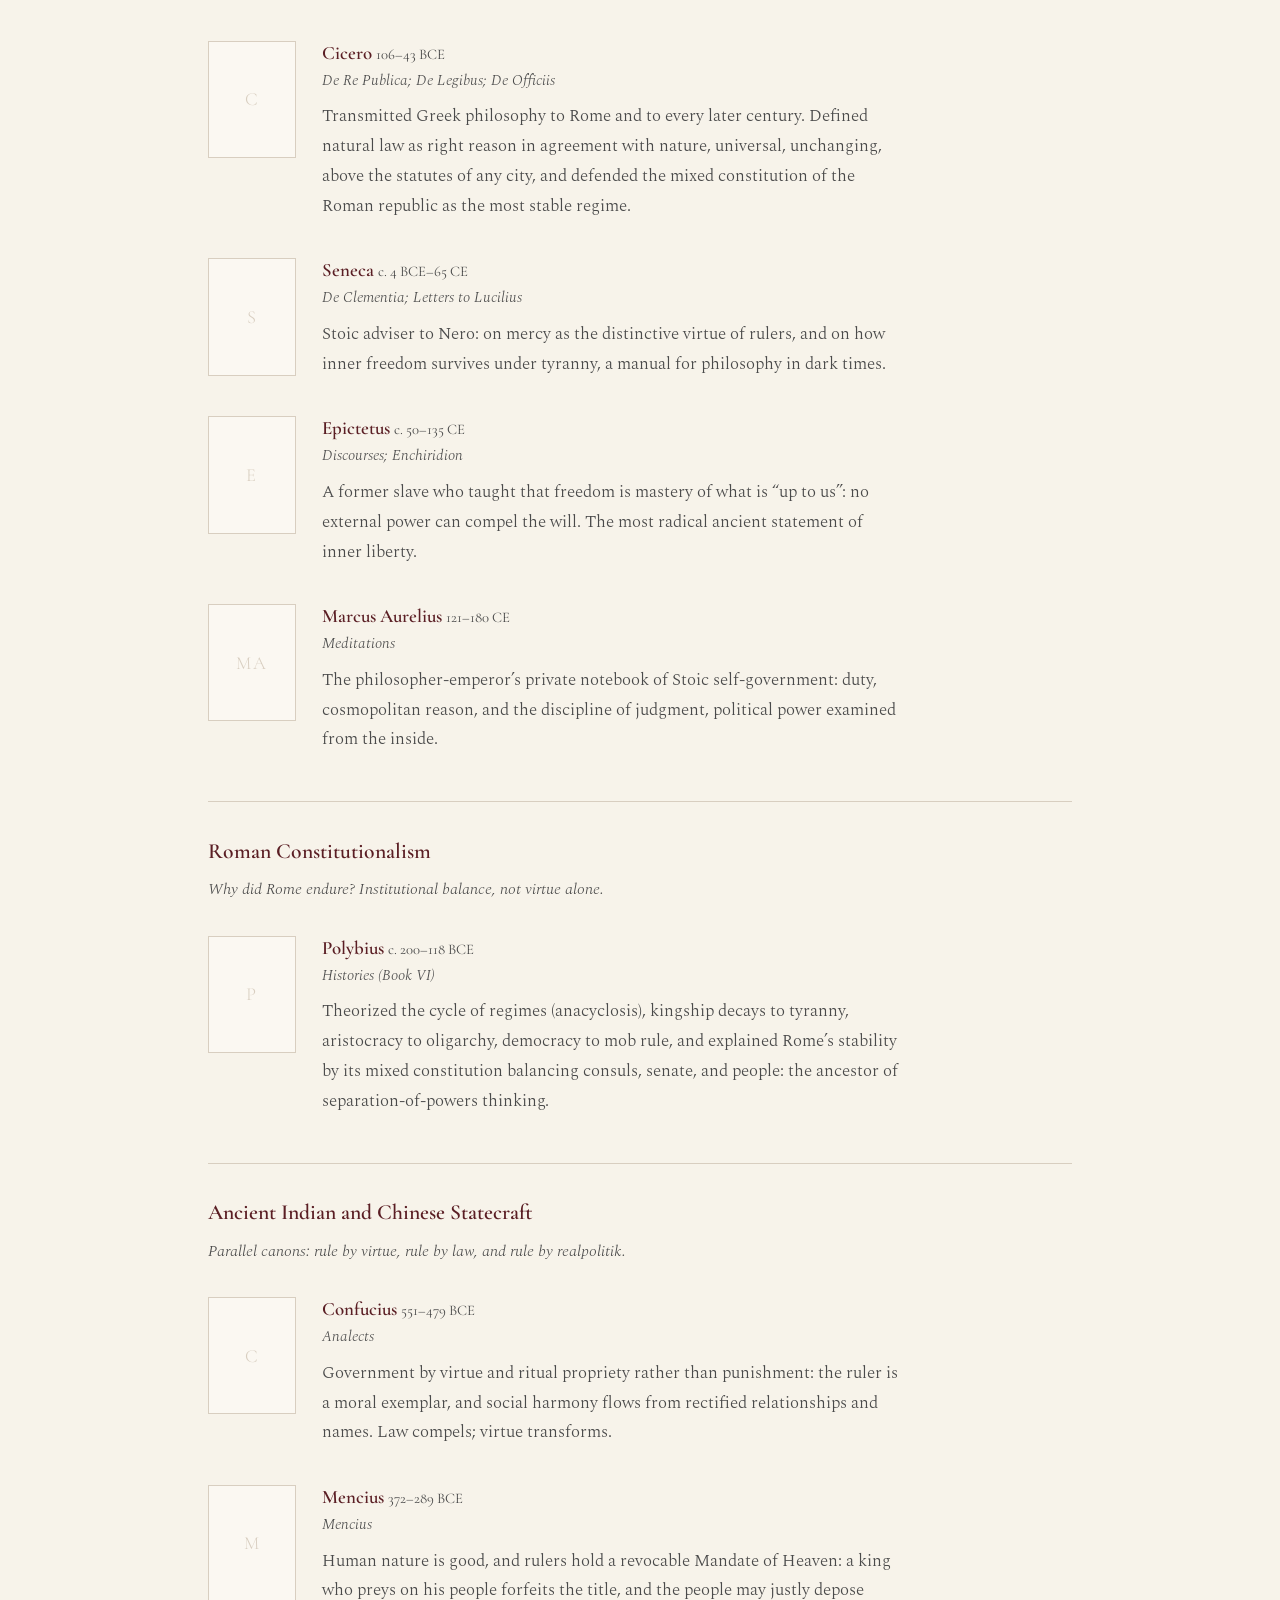
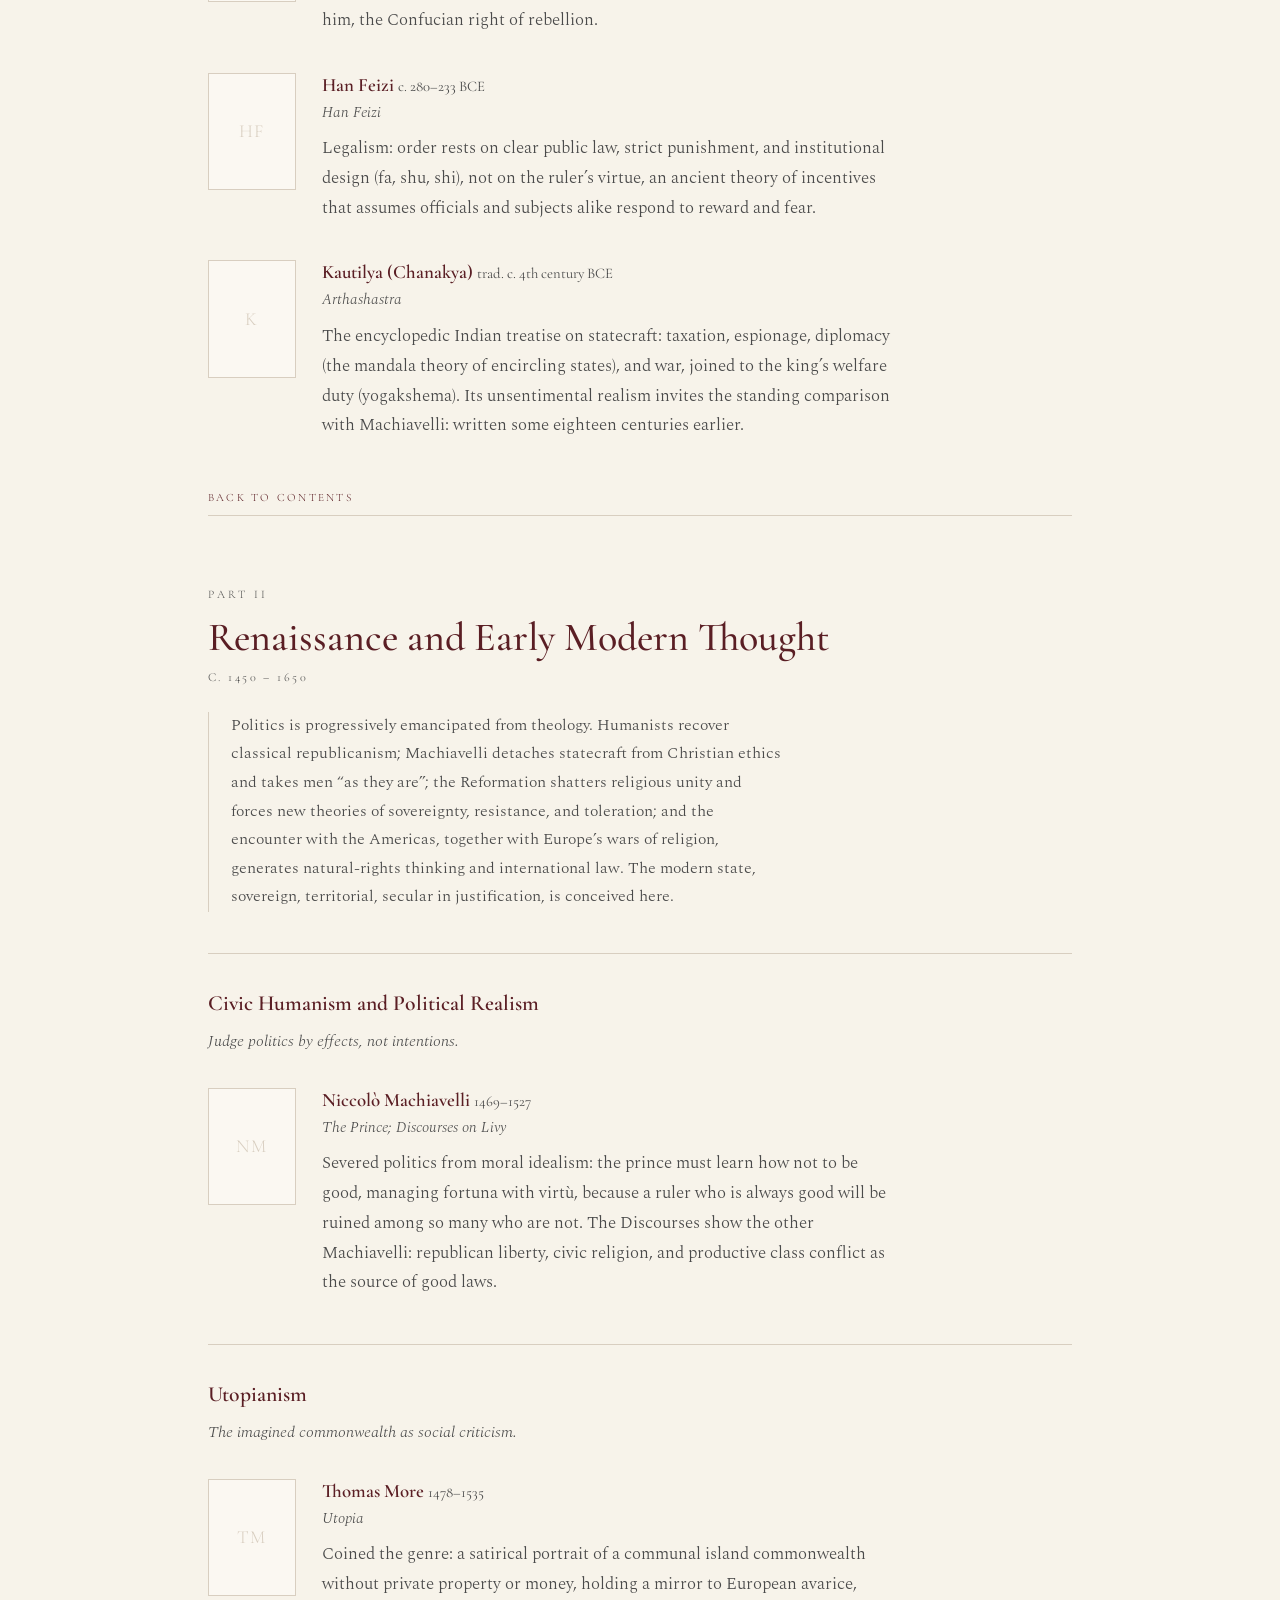
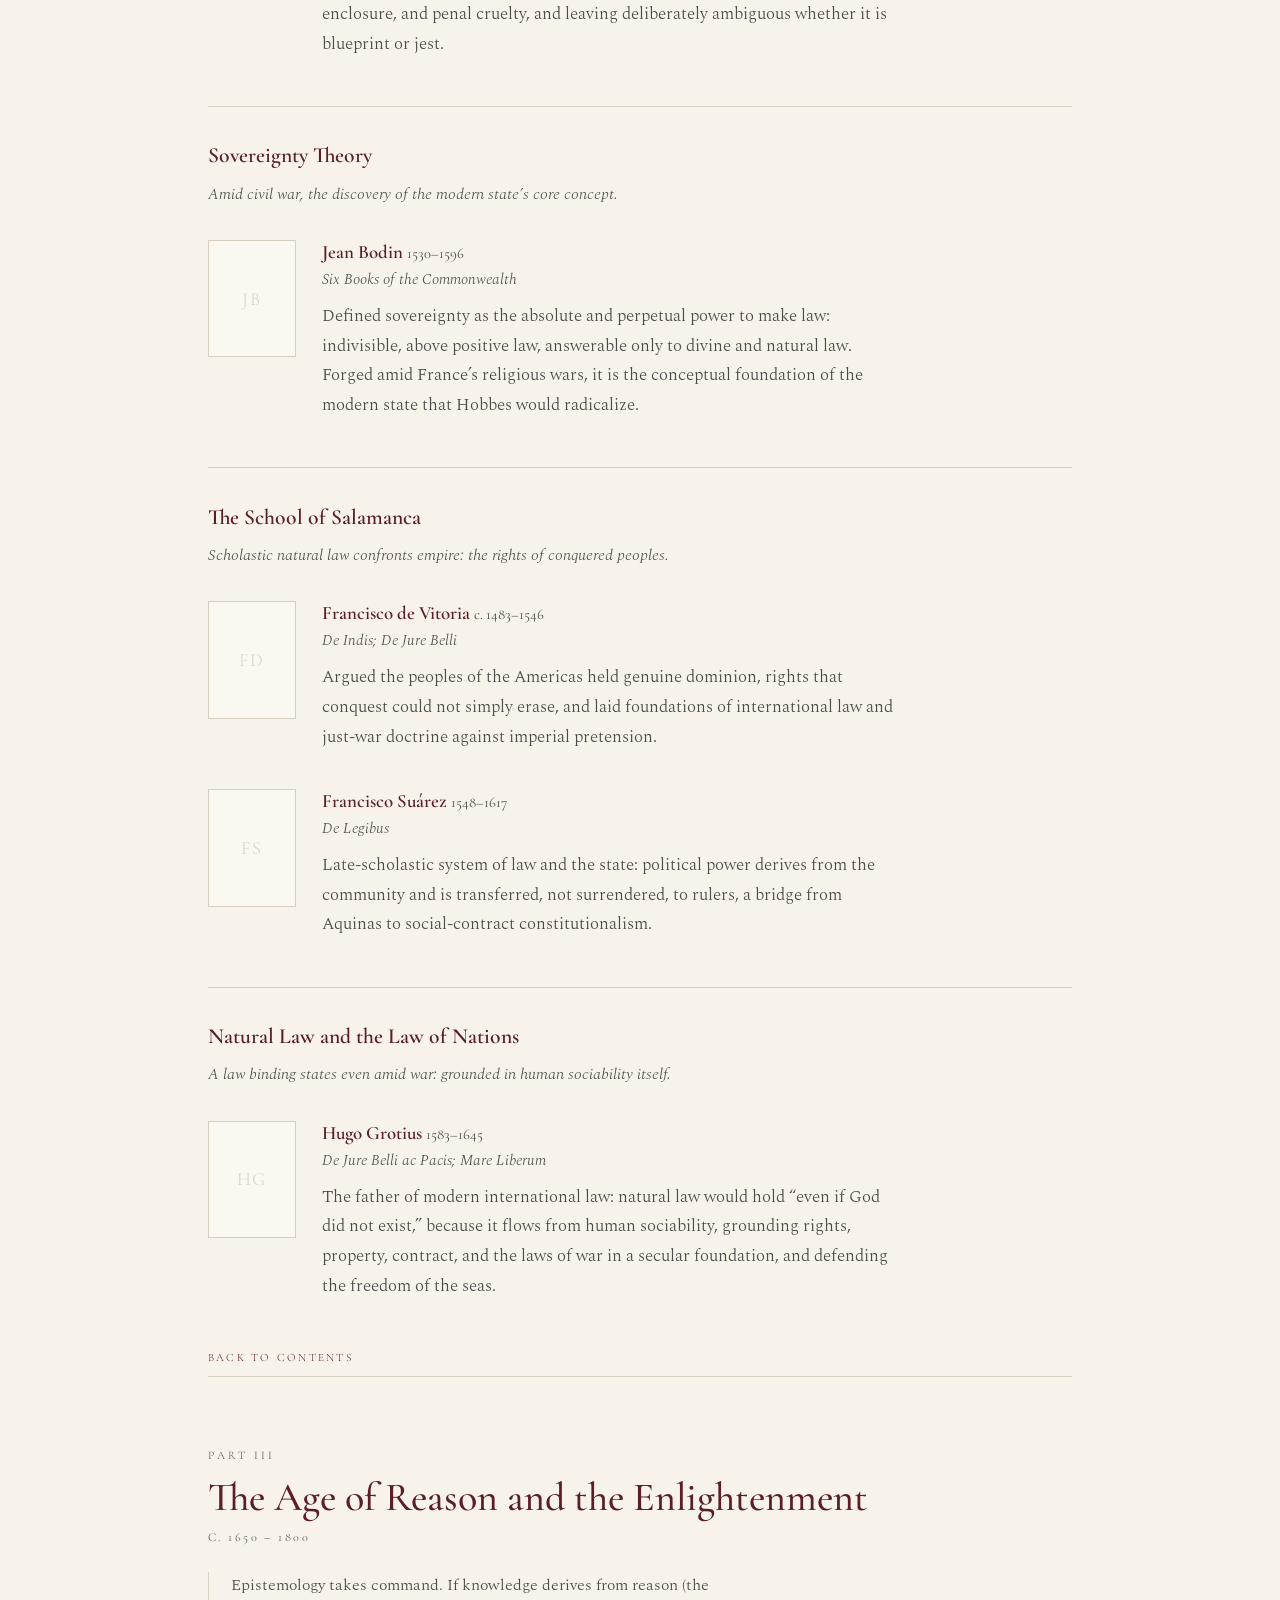
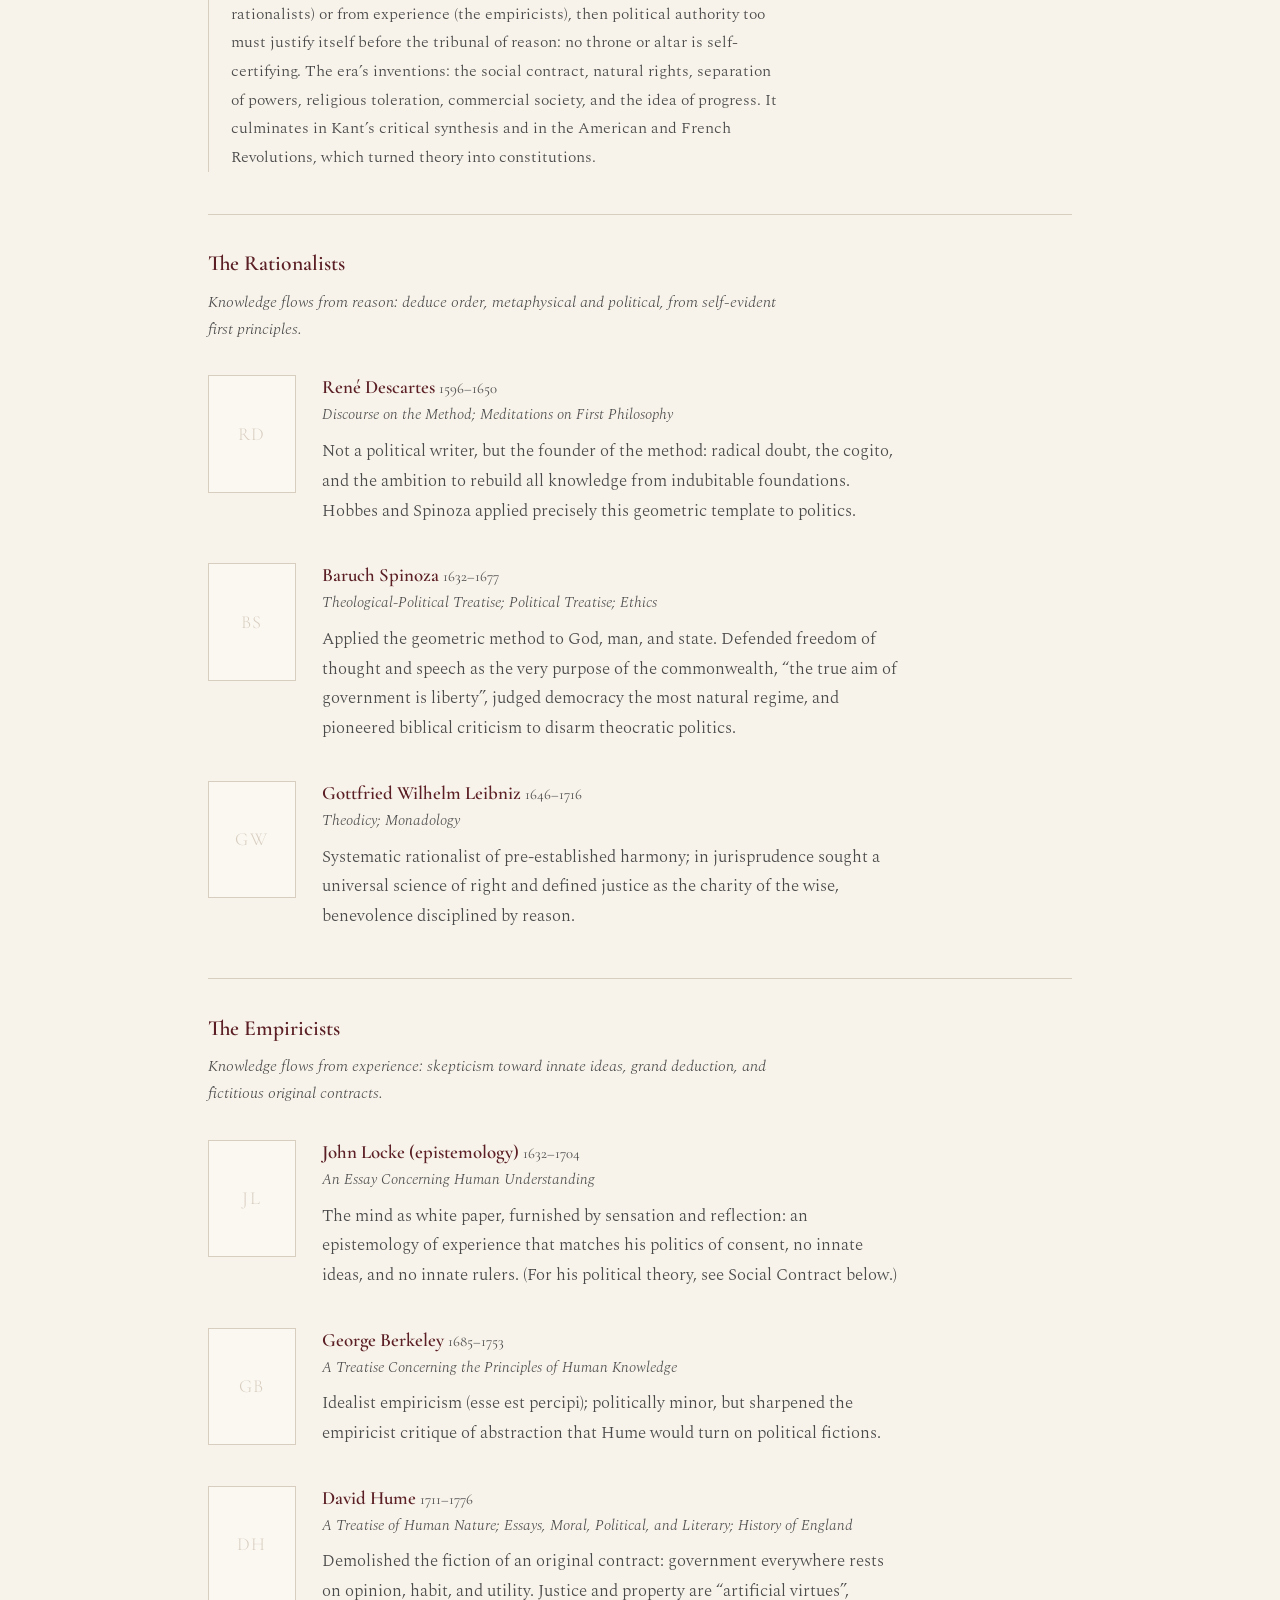
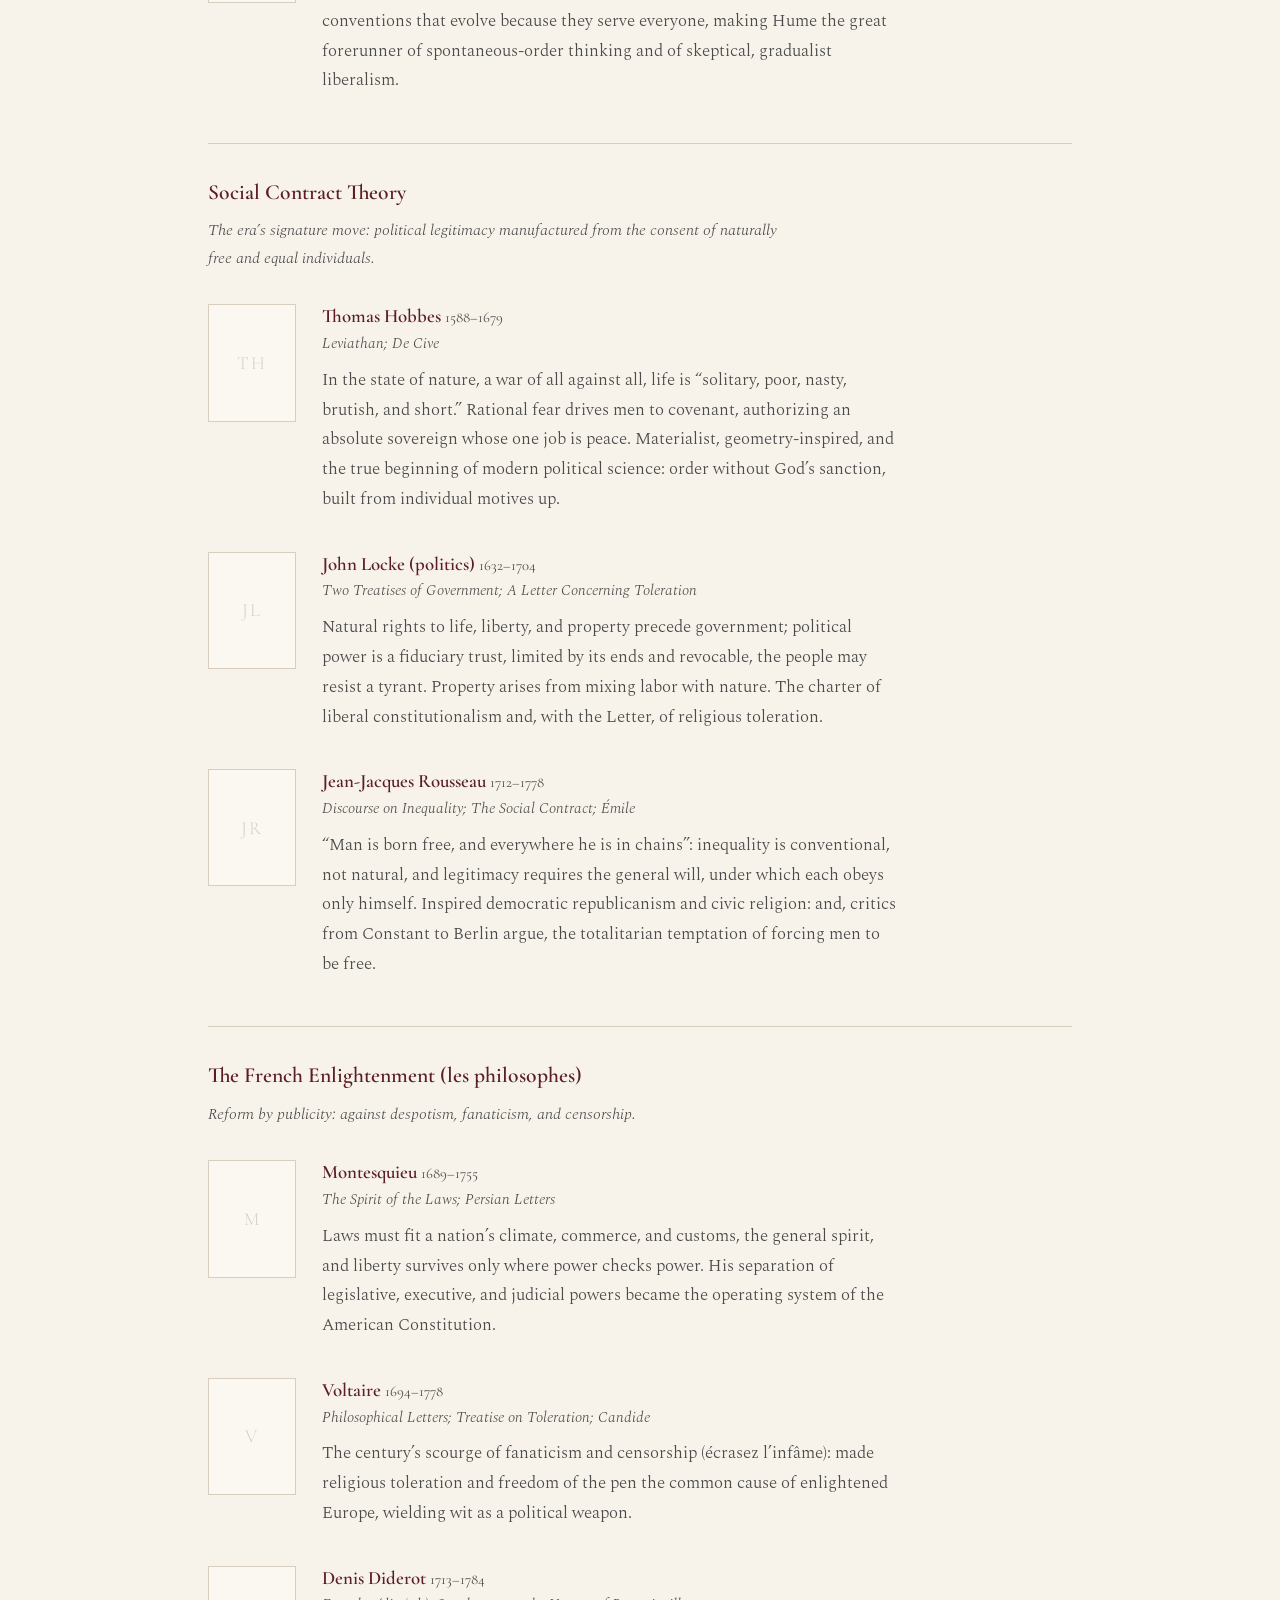
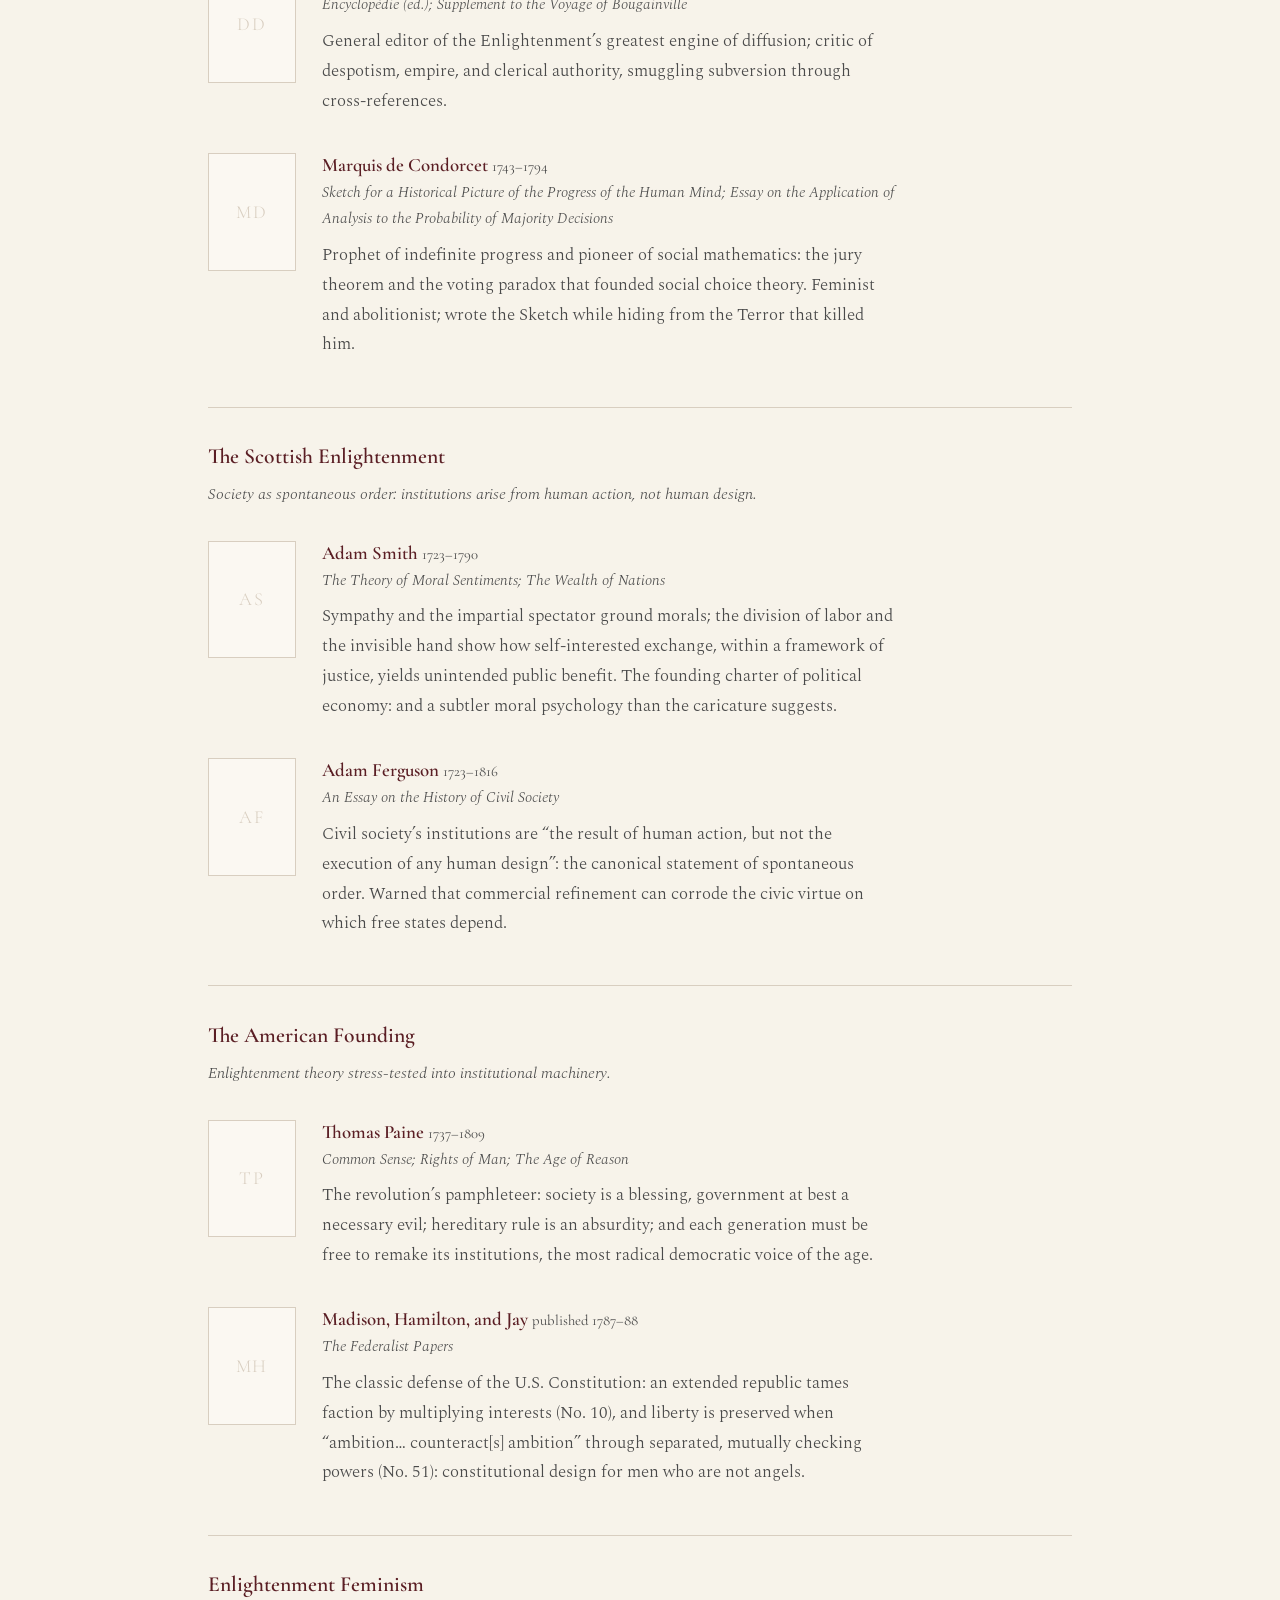
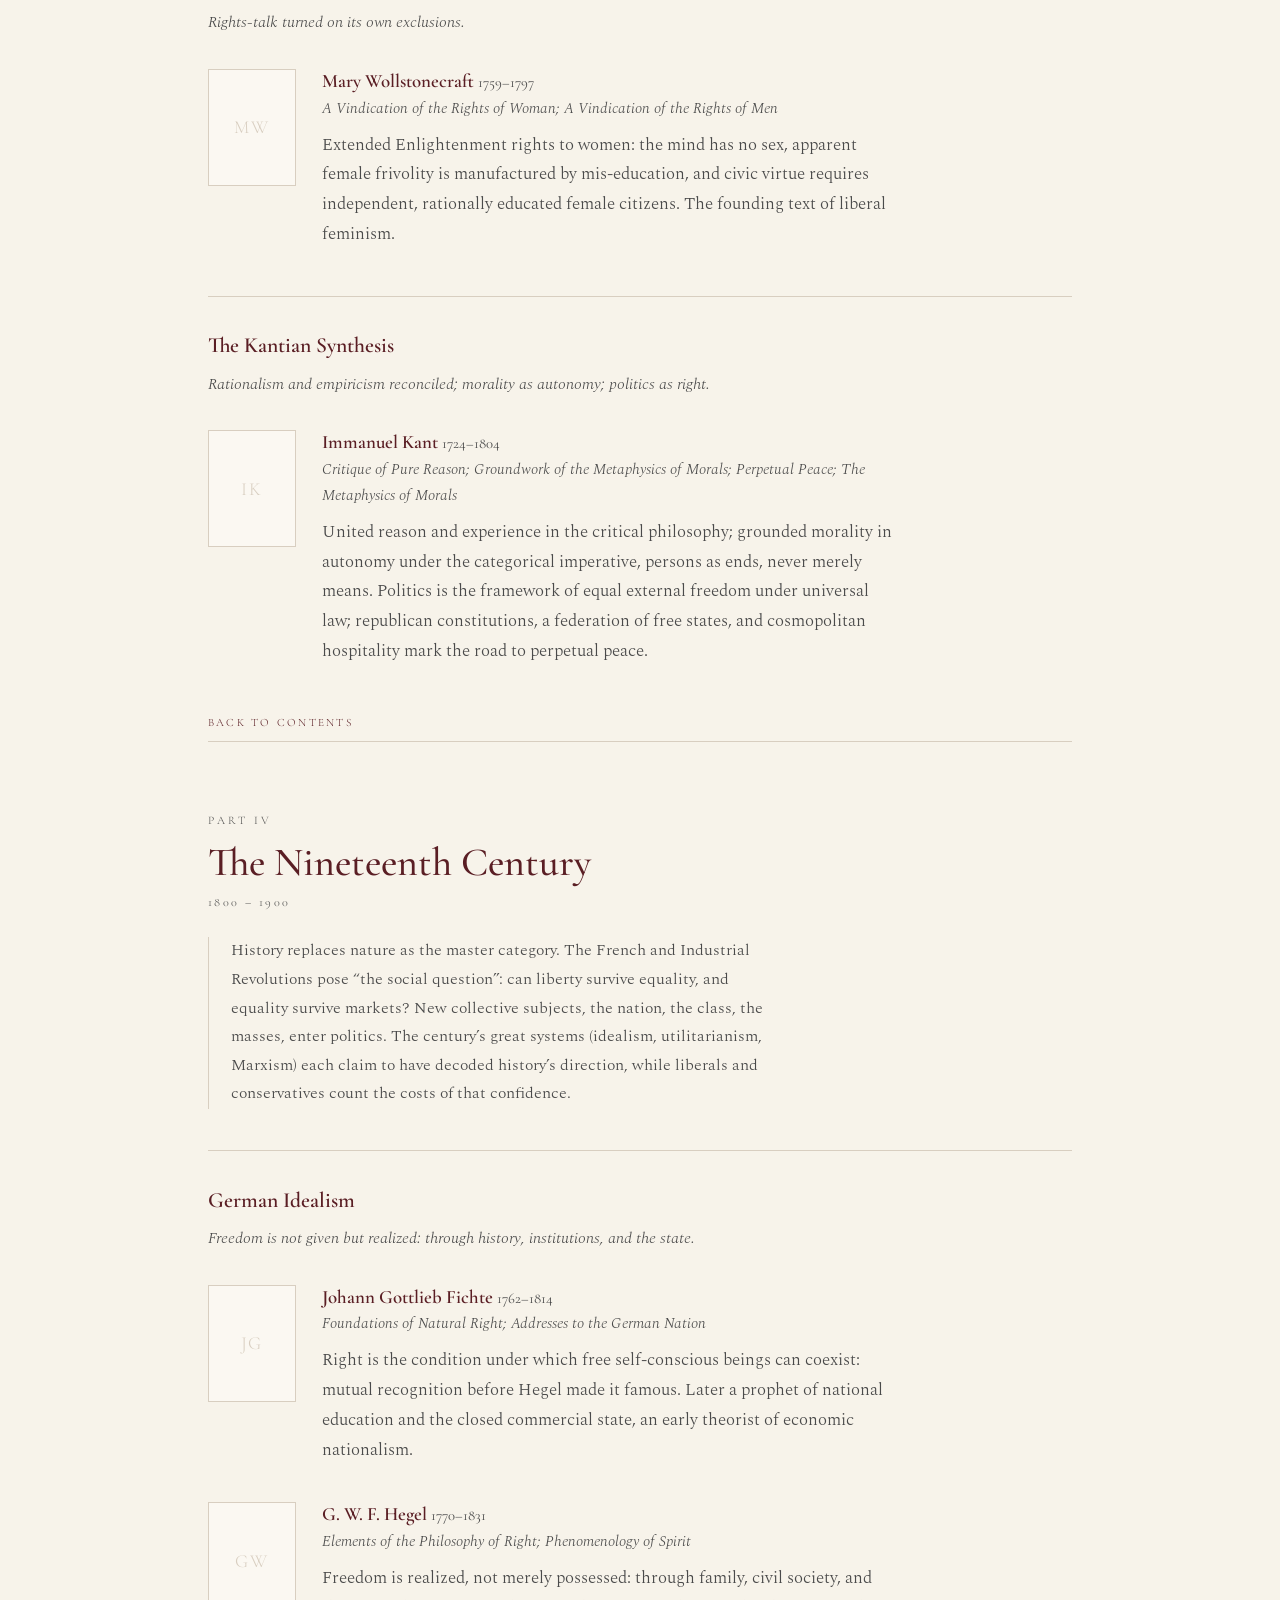
<file: political-thought-guide.html>
<!DOCTYPE html>
<html lang="en">
<head>
<meta charset="utf-8">
<meta name="viewport" content="width=device-width, initial-scale=1">
<title>Political Thought Guide — Thinkers Foundation</title>
<meta name="description" content="A reference guide to political philosophy by era and school, with portraits and canonical works.">
<link rel="icon" href="logo_thf.png">
<link rel="preconnect" href="https://fonts.googleapis.com">
<link rel="preconnect" href="https://fonts.gstatic.com" crossorigin>
<link href="https://fonts.googleapis.com/css2?family=Cormorant+Garamond:ital,wght@0,400;0,500;0,600;1,400;1,500&family=Spectral:ital,wght@0,300;0,400;0,500;1,300;1,400&display=swap" rel="stylesheet">
<link rel="stylesheet" href="assets/css/style.css?v=5">
</head>
<body>
<a class="skip-link" href="#main">Skip to content</a>
<button class="nav-toggle" id="navToggle" aria-label="Open the index" aria-expanded="false" aria-controls="drawer"><span></span><span></span><span></span></button>
<div class="drawer__scrim" id="scrim" hidden></div>
<nav class="drawer" id="drawer" aria-label="Site index" data-open="false">
  <div class="drawer__head"><span class="drawer__label">Index</span><button class="drawer__close" id="drawerClose" aria-label="Close the index">&times;</button></div>
  <ul class="drawer__links">
    <li><a href="index.html">Home</a></li>
  </ul>
  <p class="drawer__section">Articles</p>
  <ul class="drawer__links">
    <li><a href="economics.html">Economics</a></li>
    <li><a href="moral-politics.html">Moral Politics</a></li>
    <li><a href="philosophy.html">Philosophy</a></li>
    <li><a href="miscellaneous.html">Miscellaneous</a></li>
  </ul>
  <p class="drawer__section">The Foundation</p>
  <ul class="drawer__links">
    <li><a href="political-thought-guide.html">Political Thought Guide</a></li>
    <li><a href="about.html">About</a></li>
  </ul>
</nav>
<main id="main">
  <header class="masthead masthead--compact">
    <div class="page">
      <a class="masthead__link" href="index.html">
        <img class="masthead__logo" src="logo_thf.png" alt="">
        <span class="masthead__title">Thinkers Foundation</span>
      </a>
    </div>
  </header>
  <div class="page">
    <section class="section section--head">
      <p class="page-eyebrow">Reference</p>
      <h1 class="page-title">Political Thought Guide</h1>
      <p class="lede">6 eras, 48 schools, 123 thinkers, from the Greek polis to the present. Each entry records dates, the canonical works through which the thinker is read, and a compact statement of the central claim.</p>
      <div class="prose prose--narrow">
        <p>The guide is arranged by era, then by school, then by thinker. Schools overlap by design. Locke stands among both the empiricists and the social-contract theorists; Hume belongs to empiricism and to the Scottish Enlightenment; Burke writes in the eighteenth century and founds the conservatism of the nineteenth. Era boundaries are conveniences of arrangement rather than divisions in the material.</p>
        <p>Entries are descriptive. They report what a thinker argued and the terms in which the argument is conducted, and they take no position on which arguments succeed. Portraits are drawn from Wikimedia Commons.</p>
      </div>
    </section>
    <section class="section" aria-labelledby="contents">
      <h2 class="section__title" id="contents">Contents</h2>
      <ol class="contents">
        <li>
          <p class="contents__era"><span class="contents__num">I</span><a href="#era-ancient-political-thought">Ancient Political Thought</a> <span class="contents__dates">c. 600 BCE – 500 CE</span></p>
          <p class="contents__schools"><a href="#school-the-sophists">The Sophists</a> &nbsp;&middot;&nbsp; <a href="#school-the-classical-greeks-socratic-tradition">The Classical Greeks (Socratic tradition)</a> &nbsp;&middot;&nbsp; <a href="#school-cynicism">Cynicism</a> &nbsp;&middot;&nbsp; <a href="#school-epicureanism">Epicureanism</a> &nbsp;&middot;&nbsp; <a href="#school-stoicism">Stoicism</a> &nbsp;&middot;&nbsp; <a href="#school-roman-constitutionalism">Roman Constitutionalism</a> &nbsp;&middot;&nbsp; <a href="#school-ancient-indian-and-chinese-statecraft">Ancient Indian and Chinese Statecraft</a></p>
        </li>
        <li>
          <p class="contents__era"><span class="contents__num">II</span><a href="#era-renaissance-and-early-modern-thought">Renaissance and Early Modern Thought</a> <span class="contents__dates">c. 1450 – 1650</span></p>
          <p class="contents__schools"><a href="#school-civic-humanism-and-political-realism">Civic Humanism and Political Realism</a> &nbsp;&middot;&nbsp; <a href="#school-utopianism">Utopianism</a> &nbsp;&middot;&nbsp; <a href="#school-sovereignty-theory">Sovereignty Theory</a> &nbsp;&middot;&nbsp; <a href="#school-the-school-of-salamanca">The School of Salamanca</a> &nbsp;&middot;&nbsp; <a href="#school-natural-law-and-the-law-of-nations">Natural Law and the Law of Nations</a></p>
        </li>
        <li>
          <p class="contents__era"><span class="contents__num">III</span><a href="#era-the-age-of-reason-and-the-enlightenment">The Age of Reason and the Enlightenment</a> <span class="contents__dates">c. 1650 – 1800</span></p>
          <p class="contents__schools"><a href="#school-the-rationalists">The Rationalists</a> &nbsp;&middot;&nbsp; <a href="#school-the-empiricists">The Empiricists</a> &nbsp;&middot;&nbsp; <a href="#school-social-contract-theory">Social Contract Theory</a> &nbsp;&middot;&nbsp; <a href="#school-the-french-enlightenment-les-philosophes">The French Enlightenment (les philosophes)</a> &nbsp;&middot;&nbsp; <a href="#school-the-scottish-enlightenment">The Scottish Enlightenment</a> &nbsp;&middot;&nbsp; <a href="#school-the-american-founding">The American Founding</a> &nbsp;&middot;&nbsp; <a href="#school-enlightenment-feminism">Enlightenment Feminism</a> &nbsp;&middot;&nbsp; <a href="#school-the-kantian-synthesis">The Kantian Synthesis</a></p>
        </li>
        <li>
          <p class="contents__era"><span class="contents__num">IV</span><a href="#era-the-nineteenth-century">The Nineteenth Century</a> <span class="contents__dates">1800 – 1900</span></p>
          <p class="contents__schools"><a href="#school-german-idealism">German Idealism</a> &nbsp;&middot;&nbsp; <a href="#school-conservatism">Conservatism</a> &nbsp;&middot;&nbsp; <a href="#school-classical-liberalism">Classical Liberalism</a> &nbsp;&middot;&nbsp; <a href="#school-utilitarianism">Utilitarianism</a> &nbsp;&middot;&nbsp; <a href="#school-socialism-and-marxism">Socialism and Marxism</a> &nbsp;&middot;&nbsp; <a href="#school-anarchism">Anarchism</a> &nbsp;&middot;&nbsp; <a href="#school-radical-individualism-and-the-revaluation-of-values">Radical Individualism and the Revaluation of Values</a></p>
        </li>
        <li>
          <p class="contents__era"><span class="contents__num">V</span><a href="#era-the-twentieth-century">The Twentieth Century</a> <span class="contents__dates">1900 – 2000</span></p>
          <p class="contents__schools"><a href="#school-political-sociology-and-democratic-realism">Political Sociology and Democratic Realism</a> &nbsp;&middot;&nbsp; <a href="#school-american-pragmatism">American Pragmatism</a> &nbsp;&middot;&nbsp; <a href="#school-the-austrian-school-and-the-classical-liberal-revival">The Austrian School and the Classical-Liberal Revival</a> &nbsp;&middot;&nbsp; <a href="#school-libertarianism">Libertarianism</a> &nbsp;&middot;&nbsp; <a href="#school-egalitarian-liberalism-and-the-analytic-renaissance">Egalitarian Liberalism and the Analytic Renaissance</a> &nbsp;&middot;&nbsp; <a href="#school-communitarianism">Communitarianism</a> &nbsp;&middot;&nbsp; <a href="#school-western-marxism-and-the-frankfurt-school">Western Marxism and the Frankfurt School</a> &nbsp;&middot;&nbsp; <a href="#school-totalitarianism-and-its-interpreters">Totalitarianism and Its Interpreters</a> &nbsp;&middot;&nbsp; <a href="#school-post-structuralism-and-postmodernism">Post-structuralism and Postmodernism</a> &nbsp;&middot;&nbsp; <a href="#school-feminist-political-thought">Feminist Political Thought</a> &nbsp;&middot;&nbsp; <a href="#school-anti-colonial-and-postcolonial-thought">Anti-colonial and Postcolonial Thought</a></p>
        </li>
        <li>
          <p class="contents__era"><span class="contents__num">VI</span><a href="#era-contemporary-political-philosophy">Contemporary Political Philosophy</a> <span class="contents__dates">c. 1980 – Present</span></p>
          <p class="contents__schools"><a href="#school-the-capability-approach">The Capability Approach</a> &nbsp;&middot;&nbsp; <a href="#school-analytical-marxism-and-left-egalitarianism">Analytical Marxism and Left Egalitarianism</a> &nbsp;&middot;&nbsp; <a href="#school-neo-republicanism">Neo-Republicanism</a> &nbsp;&middot;&nbsp; <a href="#school-public-reason-contractualism-and-perfectionism">Public Reason, Contractualism, and Perfectionism</a> &nbsp;&middot;&nbsp; <a href="#school-global-justice">Global Justice</a> &nbsp;&middot;&nbsp; <a href="#school-multiculturalism-recognition-and-difference">Multiculturalism, Recognition, and Difference</a> &nbsp;&middot;&nbsp; <a href="#school-agonistic-and-radical-democracy">Agonistic and Radical Democracy</a> &nbsp;&middot;&nbsp; <a href="#school-institutions-and-the-commons">Institutions and the Commons</a> &nbsp;&middot;&nbsp; <a href="#school-historys-direction-revisited">History’s Direction, Revisited</a> &nbsp;&middot;&nbsp; <a href="#school-radical-continental-thought">Radical Continental Thought</a></p>
        </li>
      </ol>
      <p><a class="more" href="#reading-paths">Four reading paths</a></p>
    </section>
    <section class="era" id="era-ancient-political-thought">
      <header class="era__head">
        <p class="era__numeral">Part I</p>
        <h2 class="era__title">Ancient Political Thought</h2>
        <p class="era__dates">c. 600 BCE – 500 CE</p>
        <p class="era__blurb">Political philosophy begins with the Greek polis and the conviction that the question “how should we live together?” admits of reasoned answers. The central preoccupations are justice, virtue, the best regime, the rule of law, and whether the good citizen and the good human being are the same person. Politics is treated as continuous with ethics: the city exists to cultivate excellence, not merely to keep order. Parallel traditions in India and China ask kindred questions about statecraft, duty, and the sources of political order.</p>
      </header>
      <section class="school" id="school-the-sophists">
        <h3 class="school__name">The Sophists</h3>
        <p class="school__tagline">Itinerant teachers of rhetoric who treated justice as convention (nomos) rather than nature (physis): the first relativists and realists.</p>
        <article class="thinker" id="thinker-protagoras">
          <figure class="portrait" data-wiki="Protagoras"><span class="portrait__fallback">P</span></figure>
          <div class="thinker__text">
            <h4 class="thinker__name">Protagoras <span class="thinker__dates">c. 490–420 BCE</span></h4>
            <p class="thinker__works">Fragments; portrayed in Plato’s Protagoras</p>
            <p class="thinker__summary">“Man is the measure of all things”: justice and law are human conventions, teachable as civic skill, an early democratic and relativist wager rolled into one.</p>
          </div>
        </article>
        <article class="thinker" id="thinker-thrasymachus">
          <figure class="portrait" data-wiki="Thrasymachus"><span class="portrait__fallback">T</span></figure>
          <div class="thinker__text">
            <h4 class="thinker__name">Thrasymachus <span class="thinker__dates">fl. late 5th century BCE</span></h4>
            <p class="thinker__works">Appears in Book I of Plato’s Republic</p>
            <p class="thinker__summary">Defined justice as the advantage of the stronger: rulers make laws in their own interest and call obedience “just.” The classic statement of political realism that the Republic is written to refute.</p>
          </div>
        </article>
      </section>
      <section class="school" id="school-the-classical-greeks-socratic-tradition">
        <h3 class="school__name">The Classical Greeks (Socratic tradition)</h3>
        <p class="school__tagline">The founding line: reason can discover what justice is, and the regime should be built around that knowledge.</p>
        <article class="thinker" id="thinker-socrates">
          <figure class="portrait" data-wiki="Socrates"><span class="portrait__fallback">S</span></figure>
          <div class="thinker__text">
            <h4 class="thinker__name">Socrates <span class="thinker__dates">470–399 BCE</span></h4>
            <p class="thinker__works">Wrote nothing; known through Plato’s Apology and Crito and through Xenophon</p>
            <p class="thinker__summary">Made the examined life the precondition of citizenship. His trial and execution by democratic Athens pose the founding problem of the tradition: what does the individual conscience owe the city, and the city the philosopher?</p>
          </div>
        </article>
        <article class="thinker" id="thinker-plato">
          <figure class="portrait" data-wiki="Plato"><span class="portrait__fallback">P</span></figure>
          <div class="thinker__text">
            <h4 class="thinker__name">Plato <span class="thinker__dates">c. 428–348 BCE</span></h4>
            <p class="thinker__works">Republic; Statesman; Laws</p>
            <p class="thinker__summary">Justice in the soul mirrors justice in the city; the best regime is rule by philosopher-kings who know the Good, with the famous critique of democracy as rule by appetite. The late Laws offers a sober second-best: mixed government under the sovereignty of law.</p>
          </div>
        </article>
        <article class="thinker" id="thinker-aristotle">
          <figure class="portrait" data-wiki="Aristotle"><span class="portrait__fallback">A</span></figure>
          <div class="thinker__text">
            <h4 class="thinker__name">Aristotle <span class="thinker__dates">384–322 BCE</span></h4>
            <p class="thinker__works">Politics; Nicomachean Ethics; Constitution of the Athenians</p>
            <p class="thinker__summary">Man is by nature a political animal; the polis exists for the good life, not mere life. Classified regimes by who rules and for whose benefit, defended the middle class and the mixed constitution, and founded empirical comparative politics by studying 158 constitutions.</p>
          </div>
        </article>
      </section>
      <section class="school" id="school-cynicism">
        <h3 class="school__name">Cynicism</h3>
        <p class="school__tagline">Live according to nature, not convention: the anti-political school.</p>
        <article class="thinker" id="thinker-diogenes-of-sinope">
          <figure class="portrait" data-wiki="Diogenes"><span class="portrait__fallback">DO</span></figure>
          <div class="thinker__text">
            <h4 class="thinker__name">Diogenes of Sinope <span class="thinker__dates">c. 412–323 BCE</span></h4>
            <p class="thinker__works">No surviving works; anecdotes via Diogenes Laërtius</p>
            <p class="thinker__summary">Rejected wealth, status, and civic convention in favor of radical self-sufficiency; when asked where he was from, answered “a citizen of the world”, coining cosmopolitanism and dissolving loyalty to any particular polis.</p>
          </div>
        </article>
      </section>
      <section class="school" id="school-epicureanism">
        <h3 class="school__name">Epicureanism</h3>
        <p class="school__tagline">Politics minimized: justice is a useful pact, and the wise cultivate a private life.</p>
        <article class="thinker" id="thinker-epicurus">
          <figure class="portrait" data-wiki="Epicurus"><span class="portrait__fallback">E</span></figure>
          <div class="thinker__text">
            <h4 class="thinker__name">Epicurus <span class="thinker__dates">341–270 BCE</span></h4>
            <p class="thinker__works">Principal Doctrines; Letter to Menoeceus</p>
            <p class="thinker__summary">Justice is a contract neither to harm nor be harmed: an early social-contract intuition. There is no justice in itself, only agreements that track mutual advantage; the prudent person avoids public life (“live unnoticed”).</p>
          </div>
        </article>
        <article class="thinker" id="thinker-lucretius">
          <figure class="portrait" data-wiki="Lucretius"><span class="portrait__fallback">L</span></figure>
          <div class="thinker__text">
            <h4 class="thinker__name">Lucretius <span class="thinker__dates">c. 99–55 BCE</span></h4>
            <p class="thinker__works">De Rerum Natura (On the Nature of Things)</p>
            <p class="thinker__summary">Versified Epicurean naturalism, including a conjectural history in which language, law, and kingship arise from convenience and fear rather than divine design: a template for later state-of-nature stories.</p>
          </div>
        </article>
      </section>
      <section class="school" id="school-stoicism">
        <h3 class="school__name">Stoicism</h3>
        <p class="school__tagline">One rational cosmos, one natural law, one human community: the deep source of natural-law and cosmopolitan thinking.</p>
        <article class="thinker" id="thinker-zeno-of-citium">
          <figure class="portrait" data-wiki="Zeno of Citium"><span class="portrait__fallback">ZO</span></figure>
          <div class="thinker__text">
            <h4 class="thinker__name">Zeno of Citium <span class="thinker__dates">c. 334–262 BCE</span></h4>
            <p class="thinker__works">Republic (lost)</p>
            <p class="thinker__summary">Founded Stoicism and imagined a cosmopolis of the wise governed by reason rather than local statutes: the school’s scandalous founding utopia.</p>
          </div>
        </article>
        <article class="thinker" id="thinker-cicero">
          <figure class="portrait" data-wiki="Cicero"><span class="portrait__fallback">C</span></figure>
          <div class="thinker__text">
            <h4 class="thinker__name">Cicero <span class="thinker__dates">106–43 BCE</span></h4>
            <p class="thinker__works">De Re Publica; De Legibus; De Officiis</p>
            <p class="thinker__summary">Transmitted Greek philosophy to Rome and to every later century. Defined natural law as right reason in agreement with nature, universal, unchanging, above the statutes of any city, and defended the mixed constitution of the Roman republic as the most stable regime.</p>
          </div>
        </article>
        <article class="thinker" id="thinker-seneca">
          <figure class="portrait" data-wiki="Seneca the Younger"><span class="portrait__fallback">S</span></figure>
          <div class="thinker__text">
            <h4 class="thinker__name">Seneca <span class="thinker__dates">c. 4 BCE–65 CE</span></h4>
            <p class="thinker__works">De Clementia; Letters to Lucilius</p>
            <p class="thinker__summary">Stoic adviser to Nero: on mercy as the distinctive virtue of rulers, and on how inner freedom survives under tyranny, a manual for philosophy in dark times.</p>
          </div>
        </article>
        <article class="thinker" id="thinker-epictetus">
          <figure class="portrait" data-wiki="Epictetus"><span class="portrait__fallback">E</span></figure>
          <div class="thinker__text">
            <h4 class="thinker__name">Epictetus <span class="thinker__dates">c. 50–135 CE</span></h4>
            <p class="thinker__works">Discourses; Enchiridion</p>
            <p class="thinker__summary">A former slave who taught that freedom is mastery of what is “up to us”: no external power can compel the will. The most radical ancient statement of inner liberty.</p>
          </div>
        </article>
        <article class="thinker" id="thinker-marcus-aurelius">
          <figure class="portrait" data-wiki="Marcus Aurelius"><span class="portrait__fallback">MA</span></figure>
          <div class="thinker__text">
            <h4 class="thinker__name">Marcus Aurelius <span class="thinker__dates">121–180 CE</span></h4>
            <p class="thinker__works">Meditations</p>
            <p class="thinker__summary">The philosopher-emperor’s private notebook of Stoic self-government: duty, cosmopolitan reason, and the discipline of judgment, political power examined from the inside.</p>
          </div>
        </article>
      </section>
      <section class="school" id="school-roman-constitutionalism">
        <h3 class="school__name">Roman Constitutionalism</h3>
        <p class="school__tagline">Why did Rome endure? Institutional balance, not virtue alone.</p>
        <article class="thinker" id="thinker-polybius">
          <figure class="portrait" data-wiki="Polybius"><span class="portrait__fallback">P</span></figure>
          <div class="thinker__text">
            <h4 class="thinker__name">Polybius <span class="thinker__dates">c. 200–118 BCE</span></h4>
            <p class="thinker__works">Histories (Book VI)</p>
            <p class="thinker__summary">Theorized the cycle of regimes (anacyclosis), kingship decays to tyranny, aristocracy to oligarchy, democracy to mob rule, and explained Rome’s stability by its mixed constitution balancing consuls, senate, and people: the ancestor of separation-of-powers thinking.</p>
          </div>
        </article>
      </section>
      <section class="school" id="school-ancient-indian-and-chinese-statecraft">
        <h3 class="school__name">Ancient Indian and Chinese Statecraft</h3>
        <p class="school__tagline">Parallel canons: rule by virtue, rule by law, and rule by realpolitik.</p>
        <article class="thinker" id="thinker-confucius">
          <figure class="portrait" data-wiki="Confucius"><span class="portrait__fallback">C</span></figure>
          <div class="thinker__text">
            <h4 class="thinker__name">Confucius <span class="thinker__dates">551–479 BCE</span></h4>
            <p class="thinker__works">Analects</p>
            <p class="thinker__summary">Government by virtue and ritual propriety rather than punishment: the ruler is a moral exemplar, and social harmony flows from rectified relationships and names. Law compels; virtue transforms.</p>
          </div>
        </article>
        <article class="thinker" id="thinker-mencius">
          <figure class="portrait" data-wiki="Mencius"><span class="portrait__fallback">M</span></figure>
          <div class="thinker__text">
            <h4 class="thinker__name">Mencius <span class="thinker__dates">372–289 BCE</span></h4>
            <p class="thinker__works">Mencius</p>
            <p class="thinker__summary">Human nature is good, and rulers hold a revocable Mandate of Heaven: a king who preys on his people forfeits the title, and the people may justly depose him, the Confucian right of rebellion.</p>
          </div>
        </article>
        <article class="thinker" id="thinker-han-feizi">
          <figure class="portrait" data-wiki="Han Fei"><span class="portrait__fallback">HF</span></figure>
          <div class="thinker__text">
            <h4 class="thinker__name">Han Feizi <span class="thinker__dates">c. 280–233 BCE</span></h4>
            <p class="thinker__works">Han Feizi</p>
            <p class="thinker__summary">Legalism: order rests on clear public law, strict punishment, and institutional design (fa, shu, shi), not on the ruler’s virtue, an ancient theory of incentives that assumes officials and subjects alike respond to reward and fear.</p>
          </div>
        </article>
        <article class="thinker" id="thinker-kautilya-chanakya">
          <figure class="portrait" data-wiki="Chanakya"><span class="portrait__fallback">K</span></figure>
          <div class="thinker__text">
            <h4 class="thinker__name">Kautilya (Chanakya) <span class="thinker__dates">trad. c. 4th century BCE</span></h4>
            <p class="thinker__works">Arthashastra</p>
            <p class="thinker__summary">The encyclopedic Indian treatise on statecraft: taxation, espionage, diplomacy (the mandala theory of encircling states), and war, joined to the king’s welfare duty (yogakshema). Its unsentimental realism invites the standing comparison with Machiavelli: written some eighteen centuries earlier.</p>
          </div>
        </article>
      </section>
      <p class="era__back"><a href="#contents">Back to contents</a></p>
    </section>
    <section class="era" id="era-renaissance-and-early-modern-thought">
      <header class="era__head">
        <p class="era__numeral">Part II</p>
        <h2 class="era__title">Renaissance and Early Modern Thought</h2>
        <p class="era__dates">c. 1450 – 1650</p>
        <p class="era__blurb">Politics is progressively emancipated from theology. Humanists recover classical republicanism; Machiavelli detaches statecraft from Christian ethics and takes men “as they are”; the Reformation shatters religious unity and forces new theories of sovereignty, resistance, and toleration; and the encounter with the Americas, together with Europe’s wars of religion, generates natural-rights thinking and international law. The modern state, sovereign, territorial, secular in justification, is conceived here.</p>
      </header>
      <section class="school" id="school-civic-humanism-and-political-realism">
        <h3 class="school__name">Civic Humanism and Political Realism</h3>
        <p class="school__tagline">Judge politics by effects, not intentions.</p>
        <article class="thinker" id="thinker-niccolo-machiavelli">
          <figure class="portrait" data-wiki="Niccolò Machiavelli"><span class="portrait__fallback">NM</span></figure>
          <div class="thinker__text">
            <h4 class="thinker__name">Niccolò Machiavelli <span class="thinker__dates">1469–1527</span></h4>
            <p class="thinker__works">The Prince; Discourses on Livy</p>
            <p class="thinker__summary">Severed politics from moral idealism: the prince must learn how not to be good, managing fortuna with virtù, because a ruler who is always good will be ruined among so many who are not. The Discourses show the other Machiavelli: republican liberty, civic religion, and productive class conflict as the source of good laws.</p>
          </div>
        </article>
      </section>
      <section class="school" id="school-utopianism">
        <h3 class="school__name">Utopianism</h3>
        <p class="school__tagline">The imagined commonwealth as social criticism.</p>
        <article class="thinker" id="thinker-thomas-more">
          <figure class="portrait" data-wiki="Thomas More"><span class="portrait__fallback">TM</span></figure>
          <div class="thinker__text">
            <h4 class="thinker__name">Thomas More <span class="thinker__dates">1478–1535</span></h4>
            <p class="thinker__works">Utopia</p>
            <p class="thinker__summary">Coined the genre: a satirical portrait of a communal island commonwealth without private property or money, holding a mirror to European avarice, enclosure, and penal cruelty, and leaving deliberately ambiguous whether it is blueprint or jest.</p>
          </div>
        </article>
      </section>
      <section class="school" id="school-sovereignty-theory">
        <h3 class="school__name">Sovereignty Theory</h3>
        <p class="school__tagline">Amid civil war, the discovery of the modern state’s core concept.</p>
        <article class="thinker" id="thinker-jean-bodin">
          <figure class="portrait" data-wiki="Jean Bodin"><span class="portrait__fallback">JB</span></figure>
          <div class="thinker__text">
            <h4 class="thinker__name">Jean Bodin <span class="thinker__dates">1530–1596</span></h4>
            <p class="thinker__works">Six Books of the Commonwealth</p>
            <p class="thinker__summary">Defined sovereignty as the absolute and perpetual power to make law: indivisible, above positive law, answerable only to divine and natural law. Forged amid France’s religious wars, it is the conceptual foundation of the modern state that Hobbes would radicalize.</p>
          </div>
        </article>
      </section>
      <section class="school" id="school-the-school-of-salamanca">
        <h3 class="school__name">The School of Salamanca</h3>
        <p class="school__tagline">Scholastic natural law confronts empire: the rights of conquered peoples.</p>
        <article class="thinker" id="thinker-francisco-de-vitoria">
          <figure class="portrait" data-wiki="Francisco de Vitoria"><span class="portrait__fallback">FD</span></figure>
          <div class="thinker__text">
            <h4 class="thinker__name">Francisco de Vitoria <span class="thinker__dates">c. 1483–1546</span></h4>
            <p class="thinker__works">De Indis; De Jure Belli</p>
            <p class="thinker__summary">Argued the peoples of the Americas held genuine dominion, rights that conquest could not simply erase, and laid foundations of international law and just-war doctrine against imperial pretension.</p>
          </div>
        </article>
        <article class="thinker" id="thinker-francisco-suarez">
          <figure class="portrait" data-wiki="Francisco Suárez"><span class="portrait__fallback">FS</span></figure>
          <div class="thinker__text">
            <h4 class="thinker__name">Francisco Suárez <span class="thinker__dates">1548–1617</span></h4>
            <p class="thinker__works">De Legibus</p>
            <p class="thinker__summary">Late-scholastic system of law and the state: political power derives from the community and is transferred, not surrendered, to rulers, a bridge from Aquinas to social-contract constitutionalism.</p>
          </div>
        </article>
      </section>
      <section class="school" id="school-natural-law-and-the-law-of-nations">
        <h3 class="school__name">Natural Law and the Law of Nations</h3>
        <p class="school__tagline">A law binding states even amid war: grounded in human sociability itself.</p>
        <article class="thinker" id="thinker-hugo-grotius">
          <figure class="portrait" data-wiki="Hugo Grotius"><span class="portrait__fallback">HG</span></figure>
          <div class="thinker__text">
            <h4 class="thinker__name">Hugo Grotius <span class="thinker__dates">1583–1645</span></h4>
            <p class="thinker__works">De Jure Belli ac Pacis; Mare Liberum</p>
            <p class="thinker__summary">The father of modern international law: natural law would hold “even if God did not exist,” because it flows from human sociability, grounding rights, property, contract, and the laws of war in a secular foundation, and defending the freedom of the seas.</p>
          </div>
        </article>
      </section>
      <p class="era__back"><a href="#contents">Back to contents</a></p>
    </section>
    <section class="era" id="era-the-age-of-reason-and-the-enlightenment">
      <header class="era__head">
        <p class="era__numeral">Part III</p>
        <h2 class="era__title">The Age of Reason and the Enlightenment</h2>
        <p class="era__dates">c. 1650 – 1800</p>
        <p class="era__blurb">Epistemology takes command. If knowledge derives from reason (the rationalists) or from experience (the empiricists), then political authority too must justify itself before the tribunal of reason: no throne or altar is self-certifying. The era’s inventions: the social contract, natural rights, separation of powers, religious toleration, commercial society, and the idea of progress. It culminates in Kant’s critical synthesis and in the American and French Revolutions, which turned theory into constitutions.</p>
      </header>
      <section class="school" id="school-the-rationalists">
        <h3 class="school__name">The Rationalists</h3>
        <p class="school__tagline">Knowledge flows from reason: deduce order, metaphysical and political, from self-evident first principles.</p>
        <article class="thinker" id="thinker-rene-descartes">
          <figure class="portrait" data-wiki="René Descartes"><span class="portrait__fallback">RD</span></figure>
          <div class="thinker__text">
            <h4 class="thinker__name">René Descartes <span class="thinker__dates">1596–1650</span></h4>
            <p class="thinker__works">Discourse on the Method; Meditations on First Philosophy</p>
            <p class="thinker__summary">Not a political writer, but the founder of the method: radical doubt, the cogito, and the ambition to rebuild all knowledge from indubitable foundations. Hobbes and Spinoza applied precisely this geometric template to politics.</p>
          </div>
        </article>
        <article class="thinker" id="thinker-baruch-spinoza">
          <figure class="portrait" data-wiki="Baruch Spinoza"><span class="portrait__fallback">BS</span></figure>
          <div class="thinker__text">
            <h4 class="thinker__name">Baruch Spinoza <span class="thinker__dates">1632–1677</span></h4>
            <p class="thinker__works">Theological-Political Treatise; Political Treatise; Ethics</p>
            <p class="thinker__summary">Applied the geometric method to God, man, and state. Defended freedom of thought and speech as the very purpose of the commonwealth, “the true aim of government is liberty”, judged democracy the most natural regime, and pioneered biblical criticism to disarm theocratic politics.</p>
          </div>
        </article>
        <article class="thinker" id="thinker-gottfried-wilhelm-leibniz">
          <figure class="portrait" data-wiki="Gottfried Wilhelm Leibniz"><span class="portrait__fallback">GW</span></figure>
          <div class="thinker__text">
            <h4 class="thinker__name">Gottfried Wilhelm Leibniz <span class="thinker__dates">1646–1716</span></h4>
            <p class="thinker__works">Theodicy; Monadology</p>
            <p class="thinker__summary">Systematic rationalist of pre-established harmony; in jurisprudence sought a universal science of right and defined justice as the charity of the wise, benevolence disciplined by reason.</p>
          </div>
        </article>
      </section>
      <section class="school" id="school-the-empiricists">
        <h3 class="school__name">The Empiricists</h3>
        <p class="school__tagline">Knowledge flows from experience: skepticism toward innate ideas, grand deduction, and fictitious original contracts.</p>
        <article class="thinker" id="thinker-john-locke-epistemology">
          <figure class="portrait" data-wiki="John Locke"><span class="portrait__fallback">JL</span></figure>
          <div class="thinker__text">
            <h4 class="thinker__name">John Locke (epistemology) <span class="thinker__dates">1632–1704</span></h4>
            <p class="thinker__works">An Essay Concerning Human Understanding</p>
            <p class="thinker__summary">The mind as white paper, furnished by sensation and reflection: an epistemology of experience that matches his politics of consent, no innate ideas, and no innate rulers. (For his political theory, see Social Contract below.)</p>
          </div>
        </article>
        <article class="thinker" id="thinker-george-berkeley">
          <figure class="portrait" data-wiki="George Berkeley"><span class="portrait__fallback">GB</span></figure>
          <div class="thinker__text">
            <h4 class="thinker__name">George Berkeley <span class="thinker__dates">1685–1753</span></h4>
            <p class="thinker__works">A Treatise Concerning the Principles of Human Knowledge</p>
            <p class="thinker__summary">Idealist empiricism (esse est percipi); politically minor, but sharpened the empiricist critique of abstraction that Hume would turn on political fictions.</p>
          </div>
        </article>
        <article class="thinker" id="thinker-david-hume">
          <figure class="portrait" data-wiki="David Hume"><span class="portrait__fallback">DH</span></figure>
          <div class="thinker__text">
            <h4 class="thinker__name">David Hume <span class="thinker__dates">1711–1776</span></h4>
            <p class="thinker__works">A Treatise of Human Nature; Essays, Moral, Political, and Literary; History of England</p>
            <p class="thinker__summary">Demolished the fiction of an original contract: government everywhere rests on opinion, habit, and utility. Justice and property are “artificial virtues”, conventions that evolve because they serve everyone, making Hume the great forerunner of spontaneous-order thinking and of skeptical, gradualist liberalism.</p>
          </div>
        </article>
      </section>
      <section class="school" id="school-social-contract-theory">
        <h3 class="school__name">Social Contract Theory</h3>
        <p class="school__tagline">The era’s signature move: political legitimacy manufactured from the consent of naturally free and equal individuals.</p>
        <article class="thinker" id="thinker-thomas-hobbes">
          <figure class="portrait" data-wiki="Thomas Hobbes"><span class="portrait__fallback">TH</span></figure>
          <div class="thinker__text">
            <h4 class="thinker__name">Thomas Hobbes <span class="thinker__dates">1588–1679</span></h4>
            <p class="thinker__works">Leviathan; De Cive</p>
            <p class="thinker__summary">In the state of nature, a war of all against all, life is “solitary, poor, nasty, brutish, and short.” Rational fear drives men to covenant, authorizing an absolute sovereign whose one job is peace. Materialist, geometry-inspired, and the true beginning of modern political science: order without God’s sanction, built from individual motives up.</p>
          </div>
        </article>
        <article class="thinker" id="thinker-john-locke-politics">
          <figure class="portrait" data-wiki="John Locke"><span class="portrait__fallback">JL</span></figure>
          <div class="thinker__text">
            <h4 class="thinker__name">John Locke (politics) <span class="thinker__dates">1632–1704</span></h4>
            <p class="thinker__works">Two Treatises of Government; A Letter Concerning Toleration</p>
            <p class="thinker__summary">Natural rights to life, liberty, and property precede government; political power is a fiduciary trust, limited by its ends and revocable, the people may resist a tyrant. Property arises from mixing labor with nature. The charter of liberal constitutionalism and, with the Letter, of religious toleration.</p>
          </div>
        </article>
        <article class="thinker" id="thinker-jean-jacques-rousseau">
          <figure class="portrait" data-wiki="Jean-Jacques Rousseau"><span class="portrait__fallback">JR</span></figure>
          <div class="thinker__text">
            <h4 class="thinker__name">Jean-Jacques Rousseau <span class="thinker__dates">1712–1778</span></h4>
            <p class="thinker__works">Discourse on Inequality; The Social Contract; Émile</p>
            <p class="thinker__summary">“Man is born free, and everywhere he is in chains”: inequality is conventional, not natural, and legitimacy requires the general will, under which each obeys only himself. Inspired democratic republicanism and civic religion: and, critics from Constant to Berlin argue, the totalitarian temptation of forcing men to be free.</p>
          </div>
        </article>
      </section>
      <section class="school" id="school-the-french-enlightenment-les-philosophes">
        <h3 class="school__name">The French Enlightenment (les philosophes)</h3>
        <p class="school__tagline">Reform by publicity: against despotism, fanaticism, and censorship.</p>
        <article class="thinker" id="thinker-montesquieu">
          <figure class="portrait" data-wiki="Montesquieu"><span class="portrait__fallback">M</span></figure>
          <div class="thinker__text">
            <h4 class="thinker__name">Montesquieu <span class="thinker__dates">1689–1755</span></h4>
            <p class="thinker__works">The Spirit of the Laws; Persian Letters</p>
            <p class="thinker__summary">Laws must fit a nation’s climate, commerce, and customs, the general spirit, and liberty survives only where power checks power. His separation of legislative, executive, and judicial powers became the operating system of the American Constitution.</p>
          </div>
        </article>
        <article class="thinker" id="thinker-voltaire">
          <figure class="portrait" data-wiki="Voltaire"><span class="portrait__fallback">V</span></figure>
          <div class="thinker__text">
            <h4 class="thinker__name">Voltaire <span class="thinker__dates">1694–1778</span></h4>
            <p class="thinker__works">Philosophical Letters; Treatise on Toleration; Candide</p>
            <p class="thinker__summary">The century’s scourge of fanaticism and censorship (écrasez l’infâme): made religious toleration and freedom of the pen the common cause of enlightened Europe, wielding wit as a political weapon.</p>
          </div>
        </article>
        <article class="thinker" id="thinker-denis-diderot">
          <figure class="portrait" data-wiki="Denis Diderot"><span class="portrait__fallback">DD</span></figure>
          <div class="thinker__text">
            <h4 class="thinker__name">Denis Diderot <span class="thinker__dates">1713–1784</span></h4>
            <p class="thinker__works">Encyclopédie (ed.); Supplement to the Voyage of Bougainville</p>
            <p class="thinker__summary">General editor of the Enlightenment’s greatest engine of diffusion; critic of despotism, empire, and clerical authority, smuggling subversion through cross-references.</p>
          </div>
        </article>
        <article class="thinker" id="thinker-marquis-de-condorcet">
          <figure class="portrait" data-wiki="Nicolas de Condorcet"><span class="portrait__fallback">MD</span></figure>
          <div class="thinker__text">
            <h4 class="thinker__name">Marquis de Condorcet <span class="thinker__dates">1743–1794</span></h4>
            <p class="thinker__works">Sketch for a Historical Picture of the Progress of the Human Mind; Essay on the Application of Analysis to the Probability of Majority Decisions</p>
            <p class="thinker__summary">Prophet of indefinite progress and pioneer of social mathematics: the jury theorem and the voting paradox that founded social choice theory. Feminist and abolitionist; wrote the Sketch while hiding from the Terror that killed him.</p>
          </div>
        </article>
      </section>
      <section class="school" id="school-the-scottish-enlightenment">
        <h3 class="school__name">The Scottish Enlightenment</h3>
        <p class="school__tagline">Society as spontaneous order: institutions arise from human action, not human design.</p>
        <article class="thinker" id="thinker-adam-smith">
          <figure class="portrait" data-wiki="Adam Smith"><span class="portrait__fallback">AS</span></figure>
          <div class="thinker__text">
            <h4 class="thinker__name">Adam Smith <span class="thinker__dates">1723–1790</span></h4>
            <p class="thinker__works">The Theory of Moral Sentiments; The Wealth of Nations</p>
            <p class="thinker__summary">Sympathy and the impartial spectator ground morals; the division of labor and the invisible hand show how self-interested exchange, within a framework of justice, yields unintended public benefit. The founding charter of political economy: and a subtler moral psychology than the caricature suggests.</p>
          </div>
        </article>
        <article class="thinker" id="thinker-adam-ferguson">
          <figure class="portrait" data-wiki="Adam Ferguson"><span class="portrait__fallback">AF</span></figure>
          <div class="thinker__text">
            <h4 class="thinker__name">Adam Ferguson <span class="thinker__dates">1723–1816</span></h4>
            <p class="thinker__works">An Essay on the History of Civil Society</p>
            <p class="thinker__summary">Civil society’s institutions are “the result of human action, but not the execution of any human design”: the canonical statement of spontaneous order. Warned that commercial refinement can corrode the civic virtue on which free states depend.</p>
          </div>
        </article>
      </section>
      <section class="school" id="school-the-american-founding">
        <h3 class="school__name">The American Founding</h3>
        <p class="school__tagline">Enlightenment theory stress-tested into institutional machinery.</p>
        <article class="thinker" id="thinker-thomas-paine">
          <figure class="portrait" data-wiki="Thomas Paine"><span class="portrait__fallback">TP</span></figure>
          <div class="thinker__text">
            <h4 class="thinker__name">Thomas Paine <span class="thinker__dates">1737–1809</span></h4>
            <p class="thinker__works">Common Sense; Rights of Man; The Age of Reason</p>
            <p class="thinker__summary">The revolution’s pamphleteer: society is a blessing, government at best a necessary evil; hereditary rule is an absurdity; and each generation must be free to remake its institutions, the most radical democratic voice of the age.</p>
          </div>
        </article>
        <article class="thinker" id="thinker-madison-hamilton-and-jay">
          <figure class="portrait" data-wiki="James Madison"><span class="portrait__fallback">MH</span></figure>
          <div class="thinker__text">
            <h4 class="thinker__name">Madison, Hamilton, and Jay <span class="thinker__dates">published 1787–88</span></h4>
            <p class="thinker__works">The Federalist Papers</p>
            <p class="thinker__summary">The classic defense of the U.S. Constitution: an extended republic tames faction by multiplying interests (No. 10), and liberty is preserved when “ambition… counteract[s] ambition” through separated, mutually checking powers (No. 51): constitutional design for men who are not angels.</p>
          </div>
        </article>
      </section>
      <section class="school" id="school-enlightenment-feminism">
        <h3 class="school__name">Enlightenment Feminism</h3>
        <p class="school__tagline">Rights-talk turned on its own exclusions.</p>
        <article class="thinker" id="thinker-mary-wollstonecraft">
          <figure class="portrait" data-wiki="Mary Wollstonecraft"><span class="portrait__fallback">MW</span></figure>
          <div class="thinker__text">
            <h4 class="thinker__name">Mary Wollstonecraft <span class="thinker__dates">1759–1797</span></h4>
            <p class="thinker__works">A Vindication of the Rights of Woman; A Vindication of the Rights of Men</p>
            <p class="thinker__summary">Extended Enlightenment rights to women: the mind has no sex, apparent female frivolity is manufactured by mis-education, and civic virtue requires independent, rationally educated female citizens. The founding text of liberal feminism.</p>
          </div>
        </article>
      </section>
      <section class="school" id="school-the-kantian-synthesis">
        <h3 class="school__name">The Kantian Synthesis</h3>
        <p class="school__tagline">Rationalism and empiricism reconciled; morality as autonomy; politics as right.</p>
        <article class="thinker" id="thinker-immanuel-kant">
          <figure class="portrait" data-wiki="Immanuel Kant"><span class="portrait__fallback">IK</span></figure>
          <div class="thinker__text">
            <h4 class="thinker__name">Immanuel Kant <span class="thinker__dates">1724–1804</span></h4>
            <p class="thinker__works">Critique of Pure Reason; Groundwork of the Metaphysics of Morals; Perpetual Peace; The Metaphysics of Morals</p>
            <p class="thinker__summary">United reason and experience in the critical philosophy; grounded morality in autonomy under the categorical imperative, persons as ends, never merely means. Politics is the framework of equal external freedom under universal law; republican constitutions, a federation of free states, and cosmopolitan hospitality mark the road to perpetual peace.</p>
          </div>
        </article>
      </section>
      <p class="era__back"><a href="#contents">Back to contents</a></p>
    </section>
    <section class="era" id="era-the-nineteenth-century">
      <header class="era__head">
        <p class="era__numeral">Part IV</p>
        <h2 class="era__title">The Nineteenth Century</h2>
        <p class="era__dates">1800 – 1900</p>
        <p class="era__blurb">History replaces nature as the master category. The French and Industrial Revolutions pose “the social question”: can liberty survive equality, and equality survive markets? New collective subjects, the nation, the class, the masses, enter politics. The century’s great systems (idealism, utilitarianism, Marxism) each claim to have decoded history’s direction, while liberals and conservatives count the costs of that confidence.</p>
      </header>
      <section class="school" id="school-german-idealism">
        <h3 class="school__name">German Idealism</h3>
        <p class="school__tagline">Freedom is not given but realized: through history, institutions, and the state.</p>
        <article class="thinker" id="thinker-johann-gottlieb-fichte">
          <figure class="portrait" data-wiki="Johann Gottlieb Fichte"><span class="portrait__fallback">JG</span></figure>
          <div class="thinker__text">
            <h4 class="thinker__name">Johann Gottlieb Fichte <span class="thinker__dates">1762–1814</span></h4>
            <p class="thinker__works">Foundations of Natural Right; Addresses to the German Nation</p>
            <p class="thinker__summary">Right is the condition under which free self-conscious beings can coexist: mutual recognition before Hegel made it famous. Later a prophet of national education and the closed commercial state, an early theorist of economic nationalism.</p>
          </div>
        </article>
        <article class="thinker" id="thinker-g-w-f-hegel">
          <figure class="portrait" data-wiki="Georg Wilhelm Friedrich Hegel"><span class="portrait__fallback">GW</span></figure>
          <div class="thinker__text">
            <h4 class="thinker__name">G. W. F. Hegel <span class="thinker__dates">1770–1831</span></h4>
            <p class="thinker__works">Elements of the Philosophy of Right; Phenomenology of Spirit</p>
            <p class="thinker__summary">Freedom is realized, not merely possessed: through family, civil society, and the rational constitutional state, “what is rational is actual.” The master–slave dialectic and the analysis of civil society, the market sphere with its wealth and rabble, shaped Marxism, communitarianism, and recognition theory alike.</p>
          </div>
        </article>
      </section>
      <section class="school" id="school-conservatism">
        <h3 class="school__name">Conservatism</h3>
        <p class="school__tagline">Against abstract reason in politics: inherited institutions embody wisdom no single generation possesses.</p>
        <article class="thinker" id="thinker-edmund-burke">
          <figure class="portrait" data-wiki="Edmund Burke"><span class="portrait__fallback">EB</span></figure>
          <div class="thinker__text">
            <h4 class="thinker__name">Edmund Burke <span class="thinker__dates">1729–1797</span></h4>
            <p class="thinker__works">Reflections on the Revolution in France</p>
            <p class="thinker__summary">Society is a partnership between the living, the dead, and the yet unborn; rights are a concrete inheritance, not abstract metaphysics; and revolutions that raze inherited institutions end in military despotism, a prediction the Terror and Napoleon obligingly confirmed. The founding text of modern conservatism.</p>
          </div>
        </article>
        <article class="thinker" id="thinker-joseph-de-maistre">
          <figure class="portrait" data-wiki="Joseph de Maistre"><span class="portrait__fallback">JD</span></figure>
          <div class="thinker__text">
            <h4 class="thinker__name">Joseph de Maistre <span class="thinker__dates">1753–1821</span></h4>
            <p class="thinker__works">Considerations on France; St Petersburg Dialogues</p>
            <p class="thinker__summary">Theocratic counter-revolutionary: constitutions cannot be written, only grown; man is too corrupt for self-rule, and authority, throne, altar, and executioner, is what holds society together. The dark extreme of the reaction.</p>
          </div>
        </article>
      </section>
      <section class="school" id="school-classical-liberalism">
        <h3 class="school__name">Classical Liberalism</h3>
        <p class="school__tagline">Defending modern, private liberty against ancient collectivism, majorities, and the growing state.</p>
        <article class="thinker" id="thinker-benjamin-constant">
          <figure class="portrait" data-wiki="Benjamin Constant"><span class="portrait__fallback">BC</span></figure>
          <div class="thinker__text">
            <h4 class="thinker__name">Benjamin Constant <span class="thinker__dates">1767–1830</span></h4>
            <p class="thinker__works">The Liberty of the Ancients Compared with That of the Moderns; Principles of Politics</p>
            <p class="thinker__summary">Ancient liberty, collective self-rule, must not devour modern liberty, private independence under law. Representative government exists to protect the latter; Rousseau’s error was importing the first into a world built for the second.</p>
          </div>
        </article>
        <article class="thinker" id="thinker-alexis-de-tocqueville">
          <figure class="portrait" data-wiki="Alexis de Tocqueville"><span class="portrait__fallback">AD</span></figure>
          <div class="thinker__text">
            <h4 class="thinker__name">Alexis de Tocqueville <span class="thinker__dates">1805–1859</span></h4>
            <p class="thinker__works">Democracy in America; The Old Regime and the Revolution</p>
            <p class="thinker__summary">Equality of conditions is providential and irreversible; its dangers, tyranny of the majority, mild “soft despotism,” individual isolation, are met by associations, local self-government, religion, and mores. The most discerning of democracy’s friends, and the most exacting.</p>
          </div>
        </article>
        <article class="thinker" id="thinker-herbert-spencer">
          <figure class="portrait" data-wiki="Herbert Spencer"><span class="portrait__fallback">HS</span></figure>
          <div class="thinker__text">
            <h4 class="thinker__name">Herbert Spencer <span class="thinker__dates">1820–1903</span></h4>
            <p class="thinker__works">Social Statics; The Man Versus the State</p>
            <p class="thinker__summary">The law of equal freedom, each may do as he wills, provided he infringes not the equal freedom of any other, joined to evolutionary sociology and a fierce late-century polemic against creeping state paternalism, “the coming slavery.”</p>
          </div>
        </article>
      </section>
      <section class="school" id="school-utilitarianism">
        <h3 class="school__name">Utilitarianism</h3>
        <p class="school__tagline">One master principle for law and morals: the greatest happiness of the greatest number.</p>
        <article class="thinker" id="thinker-jeremy-bentham">
          <figure class="portrait" data-wiki="Jeremy Bentham"><span class="portrait__fallback">JB</span></figure>
          <div class="thinker__text">
            <h4 class="thinker__name">Jeremy Bentham <span class="thinker__dates">1748–1832</span></h4>
            <p class="thinker__works">An Introduction to the Principles of Morals and Legislation; A Fragment on Government</p>
            <p class="thinker__summary">Pleasure and pain are the sovereign masters; the felicific calculus makes legislation a science; natural rights are “nonsense upon stilts.” Law, punishment, and institutions (the Panopticon included) become instruments of deliberate social engineering.</p>
          </div>
        </article>
        <article class="thinker" id="thinker-john-stuart-mill">
          <figure class="portrait" data-wiki="John Stuart Mill"><span class="portrait__fallback">JS</span></figure>
          <div class="thinker__text">
            <h4 class="thinker__name">John Stuart Mill <span class="thinker__dates">1806–1873</span></h4>
            <p class="thinker__works">On Liberty; Utilitarianism; Considerations on Representative Government; The Subjection of Women; Principles of Political Economy</p>
            <p class="thinker__summary">The harm principle guards individuality against both state coercion and the “despotism of custom”; higher pleasures and the cultivation of character reform Bentham from within; representative government is a school for citizens; and the legal subordination of women is wrong in itself, a relic of the law of force. Liberalism’s central text and its conscience.</p>
          </div>
        </article>
        <article class="thinker" id="thinker-henry-sidgwick">
          <figure class="portrait" data-wiki="Henry Sidgwick"><span class="portrait__fallback">HS</span></figure>
          <div class="thinker__text">
            <h4 class="thinker__name">Henry Sidgwick <span class="thinker__dates">1838–1900</span></h4>
            <p class="thinker__works">The Methods of Ethics</p>
            <p class="thinker__summary">The most rigorous classical statement of utilitarianism: and the most honest, ending in the unresolved “dualism of practical reason” between impartial duty and rational self-interest.</p>
          </div>
        </article>
      </section>
      <section class="school" id="school-socialism-and-marxism">
        <h3 class="school__name">Socialism and Marxism</h3>
        <p class="school__tagline">The social question answered: property, not politics, is the real constitution of society.</p>
        <article class="thinker" id="thinker-saint-simon-fourier-and-owen">
          <figure class="portrait" data-wiki="Henri de Saint-Simon"><span class="portrait__fallback">SF</span></figure>
          <div class="thinker__text">
            <h4 class="thinker__name">Saint-Simon, Fourier, and Owen <span class="thinker__dates">1760–1858</span></h4>
            <p class="thinker__works">Saint-Simon, The Industrial System; Fourier, The Theory of the Four Movements; Owen, A New View of Society</p>
            <p class="thinker__summary">The “utopian socialists”: administration of things by industrial experts, cooperative phalansteries harmonizing the passions, and model factory communities, three pre-Marxian answers to industrial misery, remembered chiefly through Marx and Engels’s affectionate demolition.</p>
          </div>
        </article>
        <article class="thinker" id="thinker-karl-marx">
          <figure class="portrait" data-wiki="Karl Marx"><span class="portrait__fallback">KM</span></figure>
          <div class="thinker__text">
            <h4 class="thinker__name">Karl Marx <span class="thinker__dates">1818–1883</span></h4>
            <p class="thinker__works">The Communist Manifesto (with Engels); Capital; The German Ideology; Economic and Philosophic Manuscripts of 1844</p>
            <p class="thinker__summary">Historical materialism: the mode of production shapes law, politics, and consciousness, and history advances through class struggle. Capitalism, driven by surplus-value extraction and prone to crisis, creates its own gravedigger in the proletariat. Alienation, ideology, and exploitation remain the core vocabulary of radical critique.</p>
          </div>
        </article>
        <article class="thinker" id="thinker-friedrich-engels">
          <figure class="portrait" data-wiki="Friedrich Engels"><span class="portrait__fallback">FE</span></figure>
          <div class="thinker__text">
            <h4 class="thinker__name">Friedrich Engels <span class="thinker__dates">1820–1895</span></h4>
            <p class="thinker__works">The Condition of the Working Class in England; Anti-Dühring; The Origin of the Family, Private Property and the State</p>
            <p class="thinker__summary">Marx’s collaborator, funder, and systematizer: documented industrial immiseration firsthand, codified “scientific socialism,” and tied the family and the state to the history of property forms.</p>
          </div>
        </article>
      </section>
      <section class="school" id="school-anarchism">
        <h3 class="school__name">Anarchism</h3>
        <p class="school__tagline">Order without the state: the left’s internal critique of political power itself.</p>
        <article class="thinker" id="thinker-pierre-joseph-proudhon">
          <figure class="portrait" data-wiki="Pierre-Joseph Proudhon"><span class="portrait__fallback">PP</span></figure>
          <div class="thinker__text">
            <h4 class="thinker__name">Pierre-Joseph Proudhon <span class="thinker__dates">1809–1865</span></h4>
            <p class="thinker__works">What Is Property?; The Federative Principle</p>
            <p class="thinker__summary">“Property is theft”, yet property is also liberty: mutualism seeks order through free contract, credit, and federation, without the state. The first man to call himself an anarchist.</p>
          </div>
        </article>
        <article class="thinker" id="thinker-mikhail-bakunin">
          <figure class="portrait" data-wiki="Mikhail Bakunin"><span class="portrait__fallback">MB</span></figure>
          <div class="thinker__text">
            <h4 class="thinker__name">Mikhail Bakunin <span class="thinker__dates">1814–1876</span></h4>
            <p class="thinker__works">God and the State; Statism and Anarchy</p>
            <p class="thinker__summary">Collectivist anarchist and Marx’s great rival in the First International; his prophecy that the “dictatorship of the proletariat” would become a dictatorship over the proletariat acquired sombre vindication after 1917.</p>
          </div>
        </article>
        <article class="thinker" id="thinker-peter-kropotkin">
          <figure class="portrait" data-wiki="Peter Kropotkin"><span class="portrait__fallback">PK</span></figure>
          <div class="thinker__text">
            <h4 class="thinker__name">Peter Kropotkin <span class="thinker__dates">1842–1921</span></h4>
            <p class="thinker__works">Mutual Aid; The Conquest of Bread</p>
            <p class="thinker__summary">Cooperation, not only competition, drives evolution, a naturalist’s rebuttal to social Darwinism, grounding an anarchist communism of free, federated communes.</p>
          </div>
        </article>
        <article class="thinker" id="thinker-max-stirner">
          <figure class="portrait" data-wiki="Max Stirner"><span class="portrait__fallback">MS</span></figure>
          <div class="thinker__text">
            <h4 class="thinker__name">Max Stirner <span class="thinker__dates">1806–1856</span></h4>
            <p class="thinker__works">The Ego and Its Own</p>
            <p class="thinker__summary">Radical egoism dissolving all “spooks”, state, humanity, morality, even “Man”, before the unique individual; the anarchism of one.</p>
          </div>
        </article>
      </section>
      <section class="school" id="school-radical-individualism-and-the-revaluation-of-values">
        <h3 class="school__name">Radical Individualism and the Revaluation of Values</h3>
        <p class="school__tagline">Conscience against the state; genealogy against morality itself.</p>
        <article class="thinker" id="thinker-henry-david-thoreau">
          <figure class="portrait" data-wiki="Henry David Thoreau"><span class="portrait__fallback">HD</span></figure>
          <div class="thinker__text">
            <h4 class="thinker__name">Henry David Thoreau <span class="thinker__dates">1817–1862</span></h4>
            <p class="thinker__works">Civil Disobedience; Walden</p>
            <p class="thinker__summary">The individual conscience outranks the state: a citizen’s duty is to withdraw support from injustice, prison being “the true place for a just man” under an unjust government. Direct inspiration for Gandhi and Martin Luther King Jr.</p>
          </div>
        </article>
        <article class="thinker" id="thinker-friedrich-nietzsche">
          <figure class="portrait" data-wiki="Friedrich Nietzsche"><span class="portrait__fallback">FN</span></figure>
          <div class="thinker__text">
            <h4 class="thinker__name">Friedrich Nietzsche <span class="thinker__dates">1844–1900</span></h4>
            <p class="thinker__works">On the Genealogy of Morality; Beyond Good and Evil; Thus Spoke Zarathustra</p>
            <p class="thinker__summary">Genealogy unmasks morality as the product of ressentiment, slave revolt in values; the “death of God” opens the crisis of nihilism; will to power and the revaluation of all values answer it. An anti-political thinker whose shadow lies across the entire twentieth century.</p>
          </div>
        </article>
      </section>
      <p class="era__back"><a href="#contents">Back to contents</a></p>
    </section>
    <section class="era" id="era-the-twentieth-century">
      <header class="era__head">
        <p class="era__numeral">Part V</p>
        <h2 class="era__title">The Twentieth Century</h2>
        <p class="era__dates">1900 – 2000</p>
        <p class="era__blurb">Total war and totalitarianism put every inherited idea on trial. The century divides into overlapping projects: the defense and reconstruction of liberalism against fascism and communism; Western Marxism’s turn from economics to culture; the analytic renaissance of normative theory after Rawls; and continental genealogies of power, language, and the subject. Decolonization and feminism widen the canon’s question: whose freedom, whose reason, whose state?</p>
      </header>
      <section class="school" id="school-political-sociology-and-democratic-realism">
        <h3 class="school__name">Political Sociology and Democratic Realism</h3>
        <p class="school__tagline">Democracy described without illusions: elites, bureaucracies, and competition for votes.</p>
        <article class="thinker" id="thinker-max-weber">
          <figure class="portrait" data-wiki="Max Weber"><span class="portrait__fallback">MW</span></figure>
          <div class="thinker__text">
            <h4 class="thinker__name">Max Weber <span class="thinker__dates">1864–1920</span></h4>
            <p class="thinker__works">Politics as a Vocation; Economy and Society; The Protestant Ethic and the Spirit of Capitalism</p>
            <p class="thinker__summary">The state is the human community claiming a monopoly on legitimate violence within a territory; authority is traditional, charismatic, or legal-rational; modernity is disenchantment and the “iron cage” of bureaucracy. The politician needs an ethic of responsibility, not merely of conviction.</p>
          </div>
        </article>
        <article class="thinker" id="thinker-robert-michels">
          <figure class="portrait" data-wiki="Robert Michels"><span class="portrait__fallback">RM</span></figure>
          <div class="thinker__text">
            <h4 class="thinker__name">Robert Michels <span class="thinker__dates">1876–1936</span></h4>
            <p class="thinker__works">Political Parties</p>
            <p class="thinker__summary">The iron law of oligarchy: who says organization says oligarchy, even socialist parties devoted to equality develop entrenched ruling elites. The most discomfiting theorem in organisational sociology.</p>
          </div>
        </article>
        <article class="thinker" id="thinker-joseph-schumpeter">
          <figure class="portrait" data-wiki="Joseph Schumpeter"><span class="portrait__fallback">JS</span></figure>
          <div class="thinker__text">
            <h4 class="thinker__name">Joseph Schumpeter <span class="thinker__dates">1883–1950</span></h4>
            <p class="thinker__works">Capitalism, Socialism and Democracy</p>
            <p class="thinker__summary">Democracy redefined as competitive struggle among elites for the people’s vote, a method, not an ideal of popular self-rule; capitalism’s “creative destruction” drives progress even as its cultural success breeds the intellectuals who undermine it.</p>
          </div>
        </article>
      </section>
      <section class="school" id="school-american-pragmatism">
        <h3 class="school__name">American Pragmatism</h3>
        <p class="school__tagline">Democracy as a way of life and a method of social inquiry.</p>
        <article class="thinker" id="thinker-john-dewey">
          <figure class="portrait" data-wiki="John Dewey"><span class="portrait__fallback">JD</span></figure>
          <div class="thinker__text">
            <h4 class="thinker__name">John Dewey <span class="thinker__dates">1859–1952</span></h4>
            <p class="thinker__works">The Public and Its Problems; Democracy and Education</p>
            <p class="thinker__summary">Democracy is more than machinery: it is a mode of associated living, sustained by education, communication, and experimental social intelligence. Publics form around the indirect consequences of action: and the problem of modern politics is that the public is “in eclipse.”</p>
          </div>
        </article>
      </section>
      <section class="school" id="school-the-austrian-school-and-the-classical-liberal-revival">
        <h3 class="school__name">The Austrian School and the Classical-Liberal Revival</h3>
        <p class="school__tagline">The knowledge problem: why planned orders fail and free orders discover.</p>
        <article class="thinker" id="thinker-ludwig-von-mises">
          <figure class="portrait" data-wiki="Ludwig von Mises"><span class="portrait__fallback">LV</span></figure>
          <div class="thinker__text">
            <h4 class="thinker__name">Ludwig von Mises <span class="thinker__dates">1881–1973</span></h4>
            <p class="thinker__works">Socialism; Human Action; Liberalism</p>
            <p class="thinker__summary">The socialist-calculation argument: without market prices for capital goods, rational economic planning is impossible, socialism fails not from bad motives but from missing information. Praxeology reconstructs economics as the deductive science of human action.</p>
          </div>
        </article>
        <article class="thinker" id="thinker-friedrich-hayek">
          <figure class="portrait" data-wiki="Friedrich Hayek"><span class="portrait__fallback">FH</span></figure>
          <div class="thinker__text">
            <h4 class="thinker__name">Friedrich Hayek <span class="thinker__dates">1899–1992</span></h4>
            <p class="thinker__works">The Road to Serfdom; The Constitution of Liberty; Law, Legislation and Liberty; “The Use of Knowledge in Society”</p>
            <p class="thinker__summary">Society’s knowledge is dispersed, tacit, and local, so central planning must fail and prices function as a discovery procedure; liberty and the rule of law are the conditions for using knowledge no single mind can hold. Law grown (nomos) differs from law made (thesis); “social justice” applied to spontaneous orders is a mirage; and comprehensive planning tends, institutionally, toward serfdom.</p>
          </div>
        </article>
        <article class="thinker" id="thinker-karl-popper">
          <figure class="portrait" data-wiki="Karl Popper"><span class="portrait__fallback">KP</span></figure>
          <div class="thinker__text">
            <h4 class="thinker__name">Karl Popper <span class="thinker__dates">1902–1994</span></h4>
            <p class="thinker__works">The Open Society and Its Enemies; The Poverty of Historicism</p>
            <p class="thinker__summary">Falsificationism applied to politics: historicist prophecy (Plato, Hegel, Marx) is pseudo-science, and utopian engineering invites tyranny. Prefer piecemeal reform and, the key question, institutions that let citizens remove bad rulers without bloodshed.</p>
          </div>
        </article>
        <article class="thinker" id="thinker-milton-friedman">
          <figure class="portrait" data-wiki="Milton Friedman"><span class="portrait__fallback">MF</span></figure>
          <div class="thinker__text">
            <h4 class="thinker__name">Milton Friedman <span class="thinker__dates">1912–2006</span></h4>
            <p class="thinker__works">Capitalism and Freedom; Free to Choose</p>
            <p class="thinker__summary">Competitive capitalism is a necessary condition of political freedom, dispersing power the state would otherwise concentrate. Supplied liberalism’s policy technology: school vouchers, the negative income tax, floating exchange rates, and the volunteer army.</p>
          </div>
        </article>
        <article class="thinker" id="thinker-james-m-buchanan">
          <figure class="portrait" data-wiki="James M. Buchanan"><span class="portrait__fallback">JM</span></figure>
          <div class="thinker__text">
            <h4 class="thinker__name">James M. Buchanan <span class="thinker__dates">1919–2013</span></h4>
            <p class="thinker__works">The Calculus of Consent (with Gordon Tullock); The Limits of Liberty</p>
            <p class="thinker__summary">Public choice: “politics without romance”, politicians, voters, and bureaucrats respond to incentives like everyone else, so market failure must be weighed against government failure. Constitutional political economy asks which rules citizens would unanimously choose behind uncertainty.</p>
          </div>
        </article>
      </section>
      <section class="school" id="school-libertarianism">
        <h3 class="school__name">Libertarianism</h3>
        <p class="school__tagline">Self-ownership taken all the way down: rights as side constraints, the state as suspect.</p>
        <article class="thinker" id="thinker-ayn-rand">
          <figure class="portrait" data-wiki="Ayn Rand"><span class="portrait__fallback">AR</span></figure>
          <div class="thinker__text">
            <h4 class="thinker__name">Ayn Rand <span class="thinker__dates">1905–1982</span></h4>
            <p class="thinker__works">Atlas Shrugged; The Fountainhead; The Virtue of Selfishness</p>
            <p class="thinker__summary">Objectivism: rational egoism as ethics, laissez-faire capitalism as the only social system consistent with man’s nature as a rational trader, and the producer as the mover of the world. Heterodox as philosophy, and of considerable cultural consequence.</p>
          </div>
        </article>
        <article class="thinker" id="thinker-murray-rothbard">
          <figure class="portrait" data-wiki="Murray Rothbard"><span class="portrait__fallback">MR</span></figure>
          <div class="thinker__text">
            <h4 class="thinker__name">Murray Rothbard <span class="thinker__dates">1926–1995</span></h4>
            <p class="thinker__works">Man, Economy, and State; The Ethics of Liberty; For a New Liberty</p>
            <p class="thinker__summary">Anarcho-capitalism deduced from self-ownership and homesteading: all state functions, courts and defense included, can be supplied by market and contract, and the state itself is “a gang of thieves writ large.”</p>
          </div>
        </article>
        <article class="thinker" id="thinker-robert-nozick">
          <figure class="portrait" data-wiki="Robert Nozick"><span class="portrait__fallback">RN</span></figure>
          <div class="thinker__text">
            <h4 class="thinker__name">Robert Nozick <span class="thinker__dates">1938–2002</span></h4>
            <p class="thinker__works">Anarchy, State, and Utopia</p>
            <p class="thinker__summary">Rights as side constraints; the entitlement theory of justice, just acquisition, just transfer, rectification, against patterned end-states; the Wilt Chamberlain argument that “liberty upsets patterns”; and the framework-for-utopias. Only the minimal state is justified: the great libertarian answer to Rawls, published three years after A Theory of Justice.</p>
          </div>
        </article>
      </section>
      <section class="school" id="school-egalitarian-liberalism-and-the-analytic-renaissance">
        <h3 class="school__name">Egalitarian Liberalism and the Analytic Renaissance</h3>
        <p class="school__tagline">After 1971, political philosophy is alive again: justice, rights, and liberty argued with analytic rigor.</p>
        <article class="thinker" id="thinker-isaiah-berlin">
          <figure class="portrait" data-wiki="Isaiah Berlin"><span class="portrait__fallback">IB</span></figure>
          <div class="thinker__text">
            <h4 class="thinker__name">Isaiah Berlin <span class="thinker__dates">1909–1997</span></h4>
            <p class="thinker__works">Two Concepts of Liberty; Four Essays on Liberty; The Hedgehog and the Fox</p>
            <p class="thinker__summary">Negative liberty (freedom from interference) versus positive liberty (rational self-mastery), and the political perversion of the latter into “forcing men to be free.” Value pluralism: ultimate goods genuinely conflict, tragedy is ineliminable, and monism in politics breeds despotism.</p>
          </div>
        </article>
        <article class="thinker" id="thinker-john-rawls">
          <figure class="portrait" data-wiki="John Rawls"><span class="portrait__fallback">JR</span></figure>
          <div class="thinker__text">
            <h4 class="thinker__name">John Rawls <span class="thinker__dates">1921–2002</span></h4>
            <p class="thinker__works">A Theory of Justice; Political Liberalism; The Law of Peoples</p>
            <p class="thinker__summary">Justice as fairness: behind a veil of ignorance, parties choose equal basic liberties and the difference principle, inequalities must work to the greatest benefit of the least advantaged. Later, political liberalism seeks an overlapping consensus among reasonable comprehensive doctrines. The book that single-handedly revived normative political philosophy.</p>
          </div>
        </article>
        <article class="thinker" id="thinker-ronald-dworkin">
          <figure class="portrait" data-wiki="Ronald Dworkin"><span class="portrait__fallback">RD</span></figure>
          <div class="thinker__text">
            <h4 class="thinker__name">Ronald Dworkin <span class="thinker__dates">1931–2013</span></h4>
            <p class="thinker__works">Taking Rights Seriously; Law’s Empire; Sovereign Virtue</p>
            <p class="thinker__summary">Rights as trumps over collective goals; law as integrity, interpreted in its best moral light; and equality of resources, the envy test and hypothetical insurance market, aiming at distributions sensitive to ambition but insensitive to brute luck.</p>
          </div>
        </article>
      </section>
      <section class="school" id="school-communitarianism">
        <h3 class="school__name">Communitarianism</h3>
        <p class="school__tagline">The 1980s reply to Rawls: selves are embedded, goods are shared, and justice has a context.</p>
        <article class="thinker" id="thinker-alasdair-macintyre">
          <figure class="portrait" data-wiki="Alasdair MacIntyre"><span class="portrait__fallback">AM</span></figure>
          <div class="thinker__text">
            <h4 class="thinker__name">Alasdair MacIntyre <span class="thinker__dates">1929–2025</span></h4>
            <p class="thinker__works">After Virtue; Whose Justice? Which Rationality?</p>
            <p class="thinker__summary">Modern moral discourse is a heap of fragments from lost traditions: hence interminable disagreement and emotivism. The repair: Aristotelian virtue recovered within practices, the narrative unity of a life, and living traditions of inquiry.</p>
          </div>
        </article>
        <article class="thinker" id="thinker-michael-walzer">
          <figure class="portrait" data-wiki="Michael Walzer"><span class="portrait__fallback">MW</span></figure>
          <div class="thinker__text">
            <h4 class="thinker__name">Michael Walzer <span class="thinker__dates">b. 1935</span></h4>
            <p class="thinker__works">Spheres of Justice; Just and Unjust Wars</p>
            <p class="thinker__summary">Complex equality: different goods (money, office, honor, love) have different distributive logics, and injustice is dominance, converting advantage in one sphere into advantage in another. Also the modern classic of just-war theory.</p>
          </div>
        </article>
        <article class="thinker" id="thinker-charles-taylor">
          <figure class="portrait" data-wiki="Charles Taylor (philosopher)"><span class="portrait__fallback">CT</span></figure>
          <div class="thinker__text">
            <h4 class="thinker__name">Charles Taylor <span class="thinker__dates">b. 1931</span></h4>
            <p class="thinker__works">Sources of the Self; The Politics of Recognition; A Secular Age</p>
            <p class="thinker__summary">Selves are dialogical, constituted by strong evaluations within webs of interlocution; misrecognition is therefore a real harm, grounding the politics of recognition and multicultural accommodation.</p>
          </div>
        </article>
        <article class="thinker" id="thinker-michael-sandel">
          <figure class="portrait" data-wiki="Michael Sandel"><span class="portrait__fallback">MS</span></figure>
          <div class="thinker__text">
            <h4 class="thinker__name">Michael Sandel <span class="thinker__dates">b. 1953</span></h4>
            <p class="thinker__works">Liberalism and the Limits of Justice; What Money Can’t Buy; The Tyranny of Merit</p>
            <p class="thinker__summary">Critique of the Rawlsian “unencumbered self” that owns its ends without being constituted by them; later, the moral limits of markets, some goods are corrupted by sale, and the hubris of meritocracy.</p>
          </div>
        </article>
      </section>
      <section class="school" id="school-western-marxism-and-the-frankfurt-school">
        <h3 class="school__name">Western Marxism and the Frankfurt School</h3>
        <p class="school__tagline">Marxism’s turn from economics to culture: why did the revolution not come?</p>
        <article class="thinker" id="thinker-antonio-gramsci">
          <figure class="portrait" data-wiki="Antonio Gramsci"><span class="portrait__fallback">AG</span></figure>
          <div class="thinker__text">
            <h4 class="thinker__name">Antonio Gramsci <span class="thinker__dates">1891–1937</span></h4>
            <p class="thinker__works">Prison Notebooks</p>
            <p class="thinker__summary">Hegemony: ruling classes rule by consent manufactured in civil society, schools, churches, press, not by force alone. Hence the “war of position” in culture and the organic intellectual. Written in Mussolini’s prisons.</p>
          </div>
        </article>
        <article class="thinker" id="thinker-gyorgy-lukacs">
          <figure class="portrait" data-wiki="György Lukács"><span class="portrait__fallback">GL</span></figure>
          <div class="thinker__text">
            <h4 class="thinker__name">György Lukács <span class="thinker__dates">1885–1971</span></h4>
            <p class="thinker__works">History and Class Consciousness</p>
            <p class="thinker__summary">Reification: under commodity production, social relations congeal into thing-like “second nature,” and consciousness itself is colonized, the founding text of Western Marxism.</p>
          </div>
        </article>
        <article class="thinker" id="thinker-max-horkheimer-and-theodor-w-adorno">
          <figure class="portrait" data-wiki="Max Horkheimer"><span class="portrait__fallback">MH</span></figure>
          <div class="thinker__text">
            <h4 class="thinker__name">Max Horkheimer and Theodor W. Adorno <span class="thinker__dates">1895–1973; 1903–1969</span></h4>
            <p class="thinker__works">Dialectic of Enlightenment; Adorno, Minima Moralia</p>
            <p class="thinker__summary">Enlightenment reason, reduced to instrumental domination of nature and men, reverts to myth, Odysseus to Auschwitz; the culture industry administers consciousness and manufactures conformity as entertainment.</p>
          </div>
        </article>
        <article class="thinker" id="thinker-herbert-marcuse">
          <figure class="portrait" data-wiki="Herbert Marcuse"><span class="portrait__fallback">HM</span></figure>
          <div class="thinker__text">
            <h4 class="thinker__name">Herbert Marcuse <span class="thinker__dates">1898–1979</span></h4>
            <p class="thinker__works">One-Dimensional Man; Eros and Civilization</p>
            <p class="thinker__summary">Advanced industrial society absorbs opposition through affluence, technology, and “repressive tolerance,” producing one-dimensional thought. The philosopher of the New Left.</p>
          </div>
        </article>
        <article class="thinker" id="thinker-jurgen-habermas">
          <figure class="portrait" data-wiki="Jürgen Habermas"><span class="portrait__fallback">JH</span></figure>
          <div class="thinker__text">
            <h4 class="thinker__name">Jürgen Habermas <span class="thinker__dates">b. 1929</span></h4>
            <p class="thinker__works">The Structural Transformation of the Public Sphere; The Theory of Communicative Action; Between Facts and Norms</p>
            <p class="thinker__summary">Communicative reason against instrumental reason: norms are valid if all affected could accept them in uncoerced rational discourse. The bourgeois public sphere, its rise and refeudalization; deliberative democracy and the co-originality of private rights and popular sovereignty.</p>
          </div>
        </article>
      </section>
      <section class="school" id="school-totalitarianism-and-its-interpreters">
        <h3 class="school__name">Totalitarianism and Its Interpreters</h3>
        <p class="school__tagline">The century’s catastrophe forced the deepest rethinking of what politics is.</p>
        <article class="thinker" id="thinker-carl-schmitt">
          <figure class="portrait" data-wiki="Carl Schmitt"><span class="portrait__fallback">CS</span></figure>
          <div class="thinker__text">
            <h4 class="thinker__name">Carl Schmitt <span class="thinker__dates">1888–1985</span></h4>
            <p class="thinker__works">The Concept of the Political; Political Theology</p>
            <p class="thinker__summary">The political is the friend–enemy distinction, irreducible to economics or ethics; “sovereign is he who decides on the exception.” A Nazi jurist and liberalism’s most dangerous critic, studied precisely because his diagnosis of liberal evasions still stings.</p>
          </div>
        </article>
        <article class="thinker" id="thinker-hannah-arendt">
          <figure class="portrait" data-wiki="Hannah Arendt"><span class="portrait__fallback">HA</span></figure>
          <div class="thinker__text">
            <h4 class="thinker__name">Hannah Arendt <span class="thinker__dates">1906–1975</span></h4>
            <p class="thinker__works">The Origins of Totalitarianism; The Human Condition; On Revolution; Eichmann in Jerusalem</p>
            <p class="thinker__summary">Totalitarianism as a novel regime of terror plus ideology, made possible by loneliness and superfluousness; politics recovered as action and natality, beginning something new among plural equals; the “banality of evil”; and the lost treasure of the revolutionary council tradition.</p>
          </div>
        </article>
        <article class="thinker" id="thinker-leo-strauss">
          <figure class="portrait" data-wiki="Leo Strauss"><span class="portrait__fallback">LS</span></figure>
          <div class="thinker__text">
            <h4 class="thinker__name">Leo Strauss <span class="thinker__dates">1899–1973</span></h4>
            <p class="thinker__works">Natural Right and History; Persecution and the Art of Writing</p>
            <p class="thinker__summary">Against historicism and relativism, the “German nihilism” he saw feeding catastrophe, a return to the quarrel between ancients and moderns and to classical natural right; philosophers under persecution write esoterically, between the lines.</p>
          </div>
        </article>
        <article class="thinker" id="thinker-michael-oakeshott">
          <figure class="portrait" data-wiki="Michael Oakeshott"><span class="portrait__fallback">MO</span></figure>
          <div class="thinker__text">
            <h4 class="thinker__name">Michael Oakeshott <span class="thinker__dates">1901–1990</span></h4>
            <p class="thinker__works">Rationalism in Politics; On Human Conduct</p>
            <p class="thinker__summary">Conservative skepticism about “rationalism”: the delusion that technique can replace practical knowledge. Politics is “the pursuit of intimations” within a tradition; civil association (rules) must not be swallowed by enterprise association (collective purpose).</p>
          </div>
        </article>
      </section>
      <section class="school" id="school-post-structuralism-and-postmodernism">
        <h3 class="school__name">Post-structuralism and Postmodernism</h3>
        <p class="school__tagline">Power, language, and the subject: the genealogical turn.</p>
        <article class="thinker" id="thinker-michel-foucault">
          <figure class="portrait" data-wiki="Michel Foucault"><span class="portrait__fallback">MF</span></figure>
          <div class="thinker__text">
            <h4 class="thinker__name">Michel Foucault <span class="thinker__dates">1926–1984</span></h4>
            <p class="thinker__works">Discipline and Punish; The History of Sexuality, Vol. 1; lectures on governmentality</p>
            <p class="thinker__summary">Power is productive and capillary, working through discipline, surveillance, and normalization rather than only law and prohibition; knowledge and power are entangled (power/knowledge). Genealogies of the prison, the clinic, and sexuality; later, biopolitics and governmentality, the conduct of conduct.</p>
          </div>
        </article>
        <article class="thinker" id="thinker-jacques-derrida">
          <figure class="portrait" data-wiki="Jacques Derrida"><span class="portrait__fallback">JD</span></figure>
          <div class="thinker__text">
            <h4 class="thinker__name">Jacques Derrida <span class="thinker__dates">1930–2004</span></h4>
            <p class="thinker__works">Of Grammatology; “Force of Law”</p>
            <p class="thinker__summary">Deconstruction of the binary hierarchies structuring Western thought; law is deconstructible, but justice, always owed to the singular other, always “to come”, is not.</p>
          </div>
        </article>
        <article class="thinker" id="thinker-jean-francois-lyotard">
          <figure class="portrait" data-wiki="Jean-François Lyotard"><span class="portrait__fallback">JL</span></figure>
          <div class="thinker__text">
            <h4 class="thinker__name">Jean-François Lyotard <span class="thinker__dates">1924–1998</span></h4>
            <p class="thinker__works">The Postmodern Condition</p>
            <p class="thinker__summary">The postmodern defined as “incredulity toward metanarratives”: the grand stories of emancipation and progress have lost their legitimating power, leaving a plurality of language games.</p>
          </div>
        </article>
      </section>
      <section class="school" id="school-feminist-political-thought">
        <h3 class="school__name">Feminist Political Thought</h3>
        <p class="school__tagline">The personal is political: gender as a structure of power that mainstream theory ignored.</p>
        <article class="thinker" id="thinker-simone-de-beauvoir">
          <figure class="portrait" data-wiki="Simone de Beauvoir"><span class="portrait__fallback">SD</span></figure>
          <div class="thinker__text">
            <h4 class="thinker__name">Simone de Beauvoir <span class="thinker__dates">1908–1986</span></h4>
            <p class="thinker__works">The Second Sex</p>
            <p class="thinker__summary">“One is not born, but rather becomes, a woman”: woman is constructed as the Other against man as the default subject. The existentialist foundation of second-wave feminism.</p>
          </div>
        </article>
        <article class="thinker" id="thinker-susan-moller-okin">
          <figure class="portrait" data-wiki="Susan Moller Okin"><span class="portrait__fallback">SM</span></figure>
          <div class="thinker__text">
            <h4 class="thinker__name">Susan Moller Okin <span class="thinker__dates">1946–2004</span></h4>
            <p class="thinker__works">Justice, Gender, and the Family</p>
            <p class="thinker__summary">The family is the first school of justice: and mainstream theories from Rawls onward simply ignore it. Gender-structured marriage manufactures women’s vulnerability; a just society must apply its principles inside the household.</p>
          </div>
        </article>
        <article class="thinker" id="thinker-catharine-mackinnon">
          <figure class="portrait" data-wiki="Catharine MacKinnon"><span class="portrait__fallback">CM</span></figure>
          <div class="thinker__text">
            <h4 class="thinker__name">Catharine MacKinnon <span class="thinker__dates">b. 1946</span></h4>
            <p class="thinker__works">Toward a Feminist Theory of the State</p>
            <p class="thinker__summary">Sexuality is the linchpin of gender inequality, and law’s ostensible neutrality encodes the male standpoint. Pioneered sexual-harassment law: theory that changed legal reality.</p>
          </div>
        </article>
        <article class="thinker" id="thinker-judith-butler">
          <figure class="portrait" data-wiki="Judith Butler"><span class="portrait__fallback">JB</span></figure>
          <div class="thinker__text">
            <h4 class="thinker__name">Judith Butler <span class="thinker__dates">b. 1956</span></h4>
            <p class="thinker__works">Gender Trouble</p>
            <p class="thinker__summary">Gender is performative, constituted by iterated acts rather than expressing a prior essence, and the regulation of intelligible identity is itself a political operation.</p>
          </div>
        </article>
      </section>
      <section class="school" id="school-anti-colonial-and-postcolonial-thought">
        <h3 class="school__name">Anti-colonial and Postcolonial Thought</h3>
        <p class="school__tagline">Freedom beyond empire: and the critique of the categories empire left behind.</p>
        <article class="thinker" id="thinker-m-k-gandhi">
          <figure class="portrait" data-wiki="Mahatma Gandhi"><span class="portrait__fallback">MK</span></figure>
          <div class="thinker__text">
            <h4 class="thinker__name">M. K. Gandhi <span class="thinker__dates">1869–1948</span></h4>
            <p class="thinker__works">Hind Swaraj; An Autobiography (The Story of My Experiments with Truth)</p>
            <p class="thinker__summary">Swaraj is self-rule of the self, not merely national independence: satyagraha, truth-force, disciplined nonviolent resistance, converts rather than coerces the opponent, joined to a radical critique of industrial civilization itself.</p>
          </div>
        </article>
        <article class="thinker" id="thinker-b-r-ambedkar">
          <figure class="portrait" data-wiki="B. R. Ambedkar"><span class="portrait__fallback">BR</span></figure>
          <div class="thinker__text">
            <h4 class="thinker__name">B. R. Ambedkar <span class="thinker__dates">1891–1956</span></h4>
            <p class="thinker__works">Annihilation of Caste; States and Minorities</p>
            <p class="thinker__summary">Caste is graded inequality that reform within Hinduism cannot cure: hence annihilation, not adjustment. Constitutional democracy must deliver “one person, one value” socially, not just politically; principal architect of India’s Constitution and the deepest theorist of social democracy in the Indian tradition.</p>
          </div>
        </article>
        <article class="thinker" id="thinker-frantz-fanon">
          <figure class="portrait" data-wiki="Frantz Fanon"><span class="portrait__fallback">FF</span></figure>
          <div class="thinker__text">
            <h4 class="thinker__name">Frantz Fanon <span class="thinker__dates">1925–1961</span></h4>
            <p class="thinker__works">The Wretched of the Earth; Black Skin, White Masks</p>
            <p class="thinker__summary">Colonialism is total violence inscribed on economy and psyche alike; decolonization remakes both, and national consciousness has pitfalls, the native bourgeoisie replacing the settler. The clinical and political classic of decolonization.</p>
          </div>
        </article>
        <article class="thinker" id="thinker-edward-said">
          <figure class="portrait" data-wiki="Edward Said"><span class="portrait__fallback">ES</span></figure>
          <div class="thinker__text">
            <h4 class="thinker__name">Edward Said <span class="thinker__dates">1935–2003</span></h4>
            <p class="thinker__works">Orientalism</p>
            <p class="thinker__summary">“The Orient” is a Western discursive construction: a style of thought and rule that produced the East it claimed merely to describe. The founding text of postcolonial studies.</p>
          </div>
        </article>
      </section>
      <p class="era__back"><a href="#contents">Back to contents</a></p>
    </section>
    <section class="era" id="era-contemporary-political-philosophy">
      <header class="era__head">
        <p class="era__numeral">Part VI</p>
        <h2 class="era__title">Contemporary Political Philosophy</h2>
        <p class="era__dates">c. 1980 – Present</p>
        <p class="era__blurb">After Rawls, the field globalizes and diversifies. Debates move from the nation-state’s basic structure to global justice, capabilities and human development, recognition and multiculturalism, republican non-domination, deliberative and agonistic democracy, race and gender, and the governance of the commons. Method fragments too: ideal versus non-ideal theory, analytic reconstruction versus genealogy, and the recurring question of whether liberal democracy is history’s destination or one contingent settlement among others.</p>
      </header>
      <section class="school" id="school-the-capability-approach">
        <h3 class="school__name">The Capability Approach</h3>
        <p class="school__tagline">Judge societies by the real freedoms people have to be and do what they value.</p>
        <article class="thinker" id="thinker-amartya-sen">
          <figure class="portrait" data-wiki="Amartya Sen"><span class="portrait__fallback">AS</span></figure>
          <div class="thinker__text">
            <h4 class="thinker__name">Amartya Sen <span class="thinker__dates">b. 1933</span></h4>
            <p class="thinker__works">Development as Freedom; The Idea of Justice; Collective Choice and Social Welfare</p>
            <p class="thinker__summary">Evaluate arrangements by capabilities, substantive freedoms, rather than resources or utility alone; famines are failures of entitlements, not of food supply, and do not occur in functioning democracies with a free press. Justice should proceed comparatively (removing manifest injustices) rather than by designing transcendentally perfect institutions.</p>
          </div>
        </article>
        <article class="thinker" id="thinker-martha-nussbaum">
          <figure class="portrait" data-wiki="Martha Nussbaum"><span class="portrait__fallback">MN</span></figure>
          <div class="thinker__text">
            <h4 class="thinker__name">Martha Nussbaum <span class="thinker__dates">b. 1947</span></h4>
            <p class="thinker__works">Frontiers of Justice; Creating Capabilities; Women and Human Development</p>
            <p class="thinker__summary">Specifies ten central capabilities, life, bodily integrity, practical reason, affiliation, and more, as constitutional minimums every government must secure, extending justice to disability, nationality, and non-human animals where contract theory stalls.</p>
          </div>
        </article>
      </section>
      <section class="school" id="school-analytical-marxism-and-left-egalitarianism">
        <h3 class="school__name">Analytical Marxism and Left Egalitarianism</h3>
        <p class="school__tagline">Marx reconstructed with analytic tools: and egalitarianism pressed against Rawls from the left.</p>
        <article class="thinker" id="thinker-g-a-cohen">
          <figure class="portrait" data-wiki="G. A. Cohen"><span class="portrait__fallback">GA</span></figure>
          <div class="thinker__text">
            <h4 class="thinker__name">G. A. Cohen <span class="thinker__dates">1941–2009</span></h4>
            <p class="thinker__works">Karl Marx’s Theory of History: A Defence; Rescuing Justice and Equality; Why Not Socialism?</p>
            <p class="thinker__summary">Rebuilt historical materialism with analytic rigor (functional explanation, no dialectical hand-waving); later argued that Rawls concedes too much, incentive-based inequalities fail justice, which requires an egalitarian ethos in daily choices, not just in institutions.</p>
          </div>
        </article>
      </section>
      <section class="school" id="school-neo-republicanism">
        <h3 class="school__name">Neo-Republicanism</h3>
        <p class="school__tagline">Liberty recovered from the Roman tradition: freedom as non-domination, not mere non-interference.</p>
        <article class="thinker" id="thinker-quentin-skinner">
          <figure class="portrait" data-wiki="Quentin Skinner"><span class="portrait__fallback">QS</span></figure>
          <div class="thinker__text">
            <h4 class="thinker__name">Quentin Skinner <span class="thinker__dates">b. 1940</span></h4>
            <p class="thinker__works">Liberty before Liberalism; The Foundations of Modern Political Thought</p>
            <p class="thinker__summary">Cambridge-school contextualism, texts answer the questions of their moment, and the recovery of the neo-Roman insight that dependence on another’s will is itself unfreedom, even if the master never strikes.</p>
          </div>
        </article>
        <article class="thinker" id="thinker-philip-pettit">
          <figure class="portrait" data-wiki="Philip Pettit"><span class="portrait__fallback">PP</span></figure>
          <div class="thinker__text">
            <h4 class="thinker__name">Philip Pettit <span class="thinker__dates">b. 1945</span></h4>
            <p class="thinker__works">Republicanism: A Theory of Freedom and Government; On the People’s Terms</p>
            <p class="thinker__summary">Freedom as non-domination: security against arbitrary power, achieved through the rule of law, dispersed authority, and contestatory democracy, institutions citizens can challenge and force to track their avowable interests.</p>
          </div>
        </article>
      </section>
      <section class="school" id="school-public-reason-contractualism-and-perfectionism">
        <h3 class="school__name">Public Reason, Contractualism, and Perfectionism</h3>
        <p class="school__tagline">What do we owe each other: and may the state promote the good life?</p>
        <article class="thinker" id="thinker-t-m-scanlon">
          <figure class="portrait" data-wiki="T. M. Scanlon"><span class="portrait__fallback">TM</span></figure>
          <div class="thinker__text">
            <h4 class="thinker__name">T. M. Scanlon <span class="thinker__dates">b. 1940</span></h4>
            <p class="thinker__works">What We Owe to Each Other</p>
            <p class="thinker__summary">Contractualism: an act is wrong if it would be disallowed by principles that no one could reasonably reject, morality as a system of mutual justifiability among equals.</p>
          </div>
        </article>
        <article class="thinker" id="thinker-joseph-raz">
          <figure class="portrait" data-wiki="Joseph Raz"><span class="portrait__fallback">JR</span></figure>
          <div class="thinker__text">
            <h4 class="thinker__name">Joseph Raz <span class="thinker__dates">1939–2022</span></h4>
            <p class="thinker__works">The Morality of Freedom</p>
            <p class="thinker__summary">Perfectionist liberalism: autonomy is valuable only amid an adequate range of genuinely good options, so the state may act to sustain them; authority is legitimate when following it helps subjects better conform to reason (the service conception).</p>
          </div>
        </article>
        <article class="thinker" id="thinker-jeremy-waldron">
          <figure class="portrait" data-wiki="Jeremy Waldron"><span class="portrait__fallback">JW</span></figure>
          <div class="thinker__text">
            <h4 class="thinker__name">Jeremy Waldron <span class="thinker__dates">b. 1953</span></h4>
            <p class="thinker__works">Law and Disagreement; The Dignity of Legislation</p>
            <p class="thinker__summary">Takes disagreement seriously as the circumstance of politics: legislatures, where equals decide by majority, deserve pride of place, grounding a principled skepticism about judicial review of rights.</p>
          </div>
        </article>
      </section>
      <section class="school" id="school-global-justice">
        <h3 class="school__name">Global Justice</h3>
        <p class="school__tagline">Do borders limit justice? Duties to distant strangers and the ethics of the global order.</p>
        <article class="thinker" id="thinker-peter-singer">
          <figure class="portrait" data-wiki="Peter Singer"><span class="portrait__fallback">PS</span></figure>
          <div class="thinker__text">
            <h4 class="thinker__name">Peter Singer <span class="thinker__dates">b. 1946</span></h4>
            <p class="thinker__works">“Famine, Affluence, and Morality”; Practical Ethics; Animal Liberation</p>
            <p class="thinker__summary">Impartial utilitarianism: if we can prevent something bad without sacrificing anything of comparable moral importance, we ought to do it, affluence therefore entails stringent duties to the global poor; species membership is morally irrelevant. The fountainhead of effective altruism.</p>
          </div>
        </article>
        <article class="thinker" id="thinker-thomas-pogge">
          <figure class="portrait" data-wiki="Thomas Pogge"><span class="portrait__fallback">TP</span></figure>
          <div class="thinker__text">
            <h4 class="thinker__name">Thomas Pogge <span class="thinker__dates">b. 1953</span></h4>
            <p class="thinker__works">World Poverty and Human Rights</p>
            <p class="thinker__summary">The global institutional order, borrowing and resource privileges, trade rules, actively harms the poor, so even mere negative duties not to harm suffice to ground demanding reforms.</p>
          </div>
        </article>
      </section>
      <section class="school" id="school-multiculturalism-recognition-and-difference">
        <h3 class="school__name">Multiculturalism, Recognition, and Difference</h3>
        <p class="school__tagline">Justice beyond distribution: culture, esteem, structure, and race.</p>
        <article class="thinker" id="thinker-will-kymlicka">
          <figure class="portrait" data-wiki="Will Kymlicka"><span class="portrait__fallback">WK</span></figure>
          <div class="thinker__text">
            <h4 class="thinker__name">Will Kymlicka <span class="thinker__dates">b. 1962</span></h4>
            <p class="thinker__works">Multicultural Citizenship</p>
            <p class="thinker__summary">A liberal defense of group-differentiated rights: societal cultures are contexts of choice that make autonomy possible, so minority cultural protections can serve, not betray, liberal values.</p>
          </div>
        </article>
        <article class="thinker" id="thinker-axel-honneth">
          <figure class="portrait" data-wiki="Axel Honneth"><span class="portrait__fallback">AH</span></figure>
          <div class="thinker__text">
            <h4 class="thinker__name">Axel Honneth <span class="thinker__dates">b. 1949</span></h4>
            <p class="thinker__works">The Struggle for Recognition; Freedom’s Right</p>
            <p class="thinker__summary">Justice as adequate recognition across three spheres, love, rights, and social esteem; social conflicts are at bottom struggles for recognition, updating Hegel for critical theory.</p>
          </div>
        </article>
        <article class="thinker" id="thinker-nancy-fraser">
          <figure class="portrait" data-wiki="Nancy Fraser"><span class="portrait__fallback">NF</span></figure>
          <div class="thinker__text">
            <h4 class="thinker__name">Nancy Fraser <span class="thinker__dates">b. 1947</span></h4>
            <p class="thinker__works">Justice Interruptus; Redistribution or Recognition? (with Honneth)</p>
            <p class="thinker__summary">Justice has three irreducible dimensions, redistribution, recognition, and representation, with participatory parity as the common standard; neither class politics nor identity politics alone suffices.</p>
          </div>
        </article>
        <article class="thinker" id="thinker-iris-marion-young">
          <figure class="portrait" data-wiki="Iris Marion Young"><span class="portrait__fallback">IM</span></figure>
          <div class="thinker__text">
            <h4 class="thinker__name">Iris Marion Young <span class="thinker__dates">1949–2006</span></h4>
            <p class="thinker__works">Justice and the Politics of Difference</p>
            <p class="thinker__summary">Against the distributive paradigm’s blindness to structure: oppression has five faces, exploitation, marginalization, powerlessness, cultural imperialism, and violence, and justice requires attending to group difference, not abstracting from it.</p>
          </div>
        </article>
        <article class="thinker" id="thinker-charles-w-mills">
          <figure class="portrait" data-wiki="Charles W. Mills"><span class="portrait__fallback">CW</span></figure>
          <div class="thinker__text">
            <h4 class="thinker__name">Charles W. Mills <span class="thinker__dates">1951–2021</span></h4>
            <p class="thinker__works">The Racial Contract</p>
            <p class="thinker__summary">The social contract was, historically, a racial contract among whites, with white supremacy as an unnamed political system; ideal theory functions as ideology, and philosophy must start from actual, non-ideal injustice.</p>
          </div>
        </article>
      </section>
      <section class="school" id="school-agonistic-and-radical-democracy">
        <h3 class="school__name">Agonistic and Radical Democracy</h3>
        <p class="school__tagline">Against consensus: politics is constitutive conflict, and the task is taming enmity into adversarial respect.</p>
        <article class="thinker" id="thinker-ernesto-laclau-and-chantal-mouffe">
          <figure class="portrait" data-wiki="Chantal Mouffe"><span class="portrait__fallback">EL</span></figure>
          <div class="thinker__text">
            <h4 class="thinker__name">Ernesto Laclau and Chantal Mouffe <span class="thinker__dates">1935–2014; b. 1943</span></h4>
            <p class="thinker__works">Hegemony and Socialist Strategy; Mouffe, The Democratic Paradox; On the Political</p>
            <p class="thinker__summary">Post-Marxist discourse theory: no social identity or “objective interest” precedes political articulation; hegemony is the contingent linking of demands. Politics is constitutively antagonistic: the democratic aim is agonism, adversaries rather than enemies, against the consensus fantasies of third-way liberalism.</p>
          </div>
        </article>
      </section>
      <section class="school" id="school-institutions-and-the-commons">
        <h3 class="school__name">Institutions and the Commons</h3>
        <p class="school__tagline">Beyond market and state: how communities actually govern shared resources.</p>
        <article class="thinker" id="thinker-elinor-ostrom">
          <figure class="portrait" data-wiki="Elinor Ostrom"><span class="portrait__fallback">EO</span></figure>
          <div class="thinker__text">
            <h4 class="thinker__name">Elinor Ostrom <span class="thinker__dates">1933–2012</span></h4>
            <p class="thinker__works">Governing the Commons</p>
            <p class="thinker__summary">Neither privatization nor Leviathan is necessary: communities craft polycentric rules, eight design principles, from monitoring to graduated sanctions, that sustain common-pool resources for centuries. Nobel laureate in economics (2009), and empirical vindication of self-governance.</p>
          </div>
        </article>
      </section>
      <section class="school" id="school-historys-direction-revisited">
        <h3 class="school__name">History’s Direction, Revisited</h3>
        <p class="school__tagline">After the Cold War: is liberal democracy the destination, or one settlement among rivals?</p>
        <article class="thinker" id="thinker-francis-fukuyama">
          <figure class="portrait" data-wiki="Francis Fukuyama"><span class="portrait__fallback">FF</span></figure>
          <div class="thinker__text">
            <h4 class="thinker__name">Francis Fukuyama <span class="thinker__dates">b. 1952</span></h4>
            <p class="thinker__works">The End of History and the Last Man; The Origins of Political Order; Political Order and Political Decay</p>
            <p class="thinker__summary">Liberal democracy as the endpoint of ideological evolution, with the lingering problem of thymos, the desire for recognition; the later volumes soberly reconstruct how state, rule of law, and accountability arise, and how institutions decay through capture.</p>
          </div>
        </article>
        <article class="thinker" id="thinker-samuel-huntington">
          <figure class="portrait" data-wiki="Samuel P. Huntington"><span class="portrait__fallback">SH</span></figure>
          <div class="thinker__text">
            <h4 class="thinker__name">Samuel Huntington <span class="thinker__dates">1927–2008</span></h4>
            <p class="thinker__works">The Clash of Civilizations; Political Order in Changing Societies</p>
            <p class="thinker__summary">Post-Cold War conflict runs along civilizational fault lines, not ideological ones; earlier and more enduringly, the gap between social mobilization and institutional development, not poverty itself, explains political instability.</p>
          </div>
        </article>
      </section>
      <section class="school" id="school-radical-continental-thought">
        <h3 class="school__name">Radical Continental Thought</h3>
        <p class="school__tagline">Sovereignty, ideology, and the event: the continental tradition after Foucault.</p>
        <article class="thinker" id="thinker-giorgio-agamben">
          <figure class="portrait" data-wiki="Giorgio Agamben"><span class="portrait__fallback">GA</span></figure>
          <div class="thinker__text">
            <h4 class="thinker__name">Giorgio Agamben <span class="thinker__dates">b. 1942</span></h4>
            <p class="thinker__works">Homo Sacer; State of Exception</p>
            <p class="thinker__summary">Sovereign power produces “bare life”, life stripped of political standing, and the state of exception has become the working paradigm of modern government; the camp, not the city, is modernity’s hidden nomos.</p>
          </div>
        </article>
        <article class="thinker" id="thinker-slavoj-zizek">
          <figure class="portrait" data-wiki="Slavoj Žižek"><span class="portrait__fallback">SŽ</span></figure>
          <div class="thinker__text">
            <h4 class="thinker__name">Slavoj Žižek <span class="thinker__dates">b. 1949</span></h4>
            <p class="thinker__works">The Sublime Object of Ideology</p>
            <p class="thinker__summary">Lacan crossed with Hegel and Marx: ideology today operates through disavowed practice, “they know very well what they are doing, but still, they are doing it”, structuring desire even among the cynical.</p>
          </div>
        </article>
        <article class="thinker" id="thinker-alain-badiou">
          <figure class="portrait" data-wiki="Alain Badiou"><span class="portrait__fallback">AB</span></figure>
          <div class="thinker__text">
            <h4 class="thinker__name">Alain Badiou <span class="thinker__dates">b. 1937</span></h4>
            <p class="thinker__works">Being and Event</p>
            <p class="thinker__summary">Politics as one of four truth procedures inaugurated by an event, a rupture the existing situation cannot count, and sustained by militant fidelity against the state of things.</p>
          </div>
        </article>
      </section>
      <p class="era__back"><a href="#contents">Back to contents</a></p>
    </section>
    <section class="section" id="reading-paths" aria-labelledby="rp">
      <h2 class="section__title" id="rp">Four Reading Paths</h2>
      <ul class="paths">
        <li><h3>The chronological spine</h3><p>Plato’s Republic, then Aristotle’s Politics, Machiavelli, Hobbes, Locke, Rousseau, Kant, Hegel, Mill, Marx, Nietzsche, Weber, Arendt, and Rawls. Fourteen stops, of which the remainder of this guide is commentary, dissent, or elaboration.</p></li>
        <li><h3>The path of liberty</h3><p>Locke, Constant, Tocqueville, Mill, Berlin, Hayek, and Nozick, read against Rousseau and Rawls as the standing counterpoints. The governing question is whether freedom consists in the absence of interference, the absence of domination, or the presence of self-rule, and what each answer costs the others.</p></li>
        <li><h3>The path of power</h3><p>Thrasymachus, Kautilya, Machiavelli, Hobbes, Marx, Nietzsche, Weber, Schmitt, Gramsci, and Foucault. Politics described rather than justified: who rules, by what means, and what the accompanying justifications are performing.</p></li>
        <li><h3>The path of justice</h3><p>Aristotle, Hume, Kant, Mill, Rawls, Nozick, and Sen, with Young and Charles Mills as the non-ideal correctives. The long argument over what is owed between persons, and whether ideal theory illuminates injustice or obscures it.</p></li>
      </ul>
    </section>
  </div>
</main>
<footer class="site-footer">
  <div class="page">
    <p class="site-footer__mark">Thinkers Foundation</p>
    <p>An independent review of economics, moral politics, and philosophy</p>
    <p>Correspondence and submissions: <a href="mailto:teamthinkersfoundation@gmail.com">teamthinkersfoundation@gmail.com</a></p>
    <p class="site-footer__legal">&copy; MMXXVI Thinkers Foundation. Portraits are reproduced from Wikimedia Commons under their respective licences.</p>
  </div>
</footer>
<script src="assets/js/site.js?v=5"></script>
<script src="assets/js/portraits.js?v=5"></script>
</body>
</html>
</file>
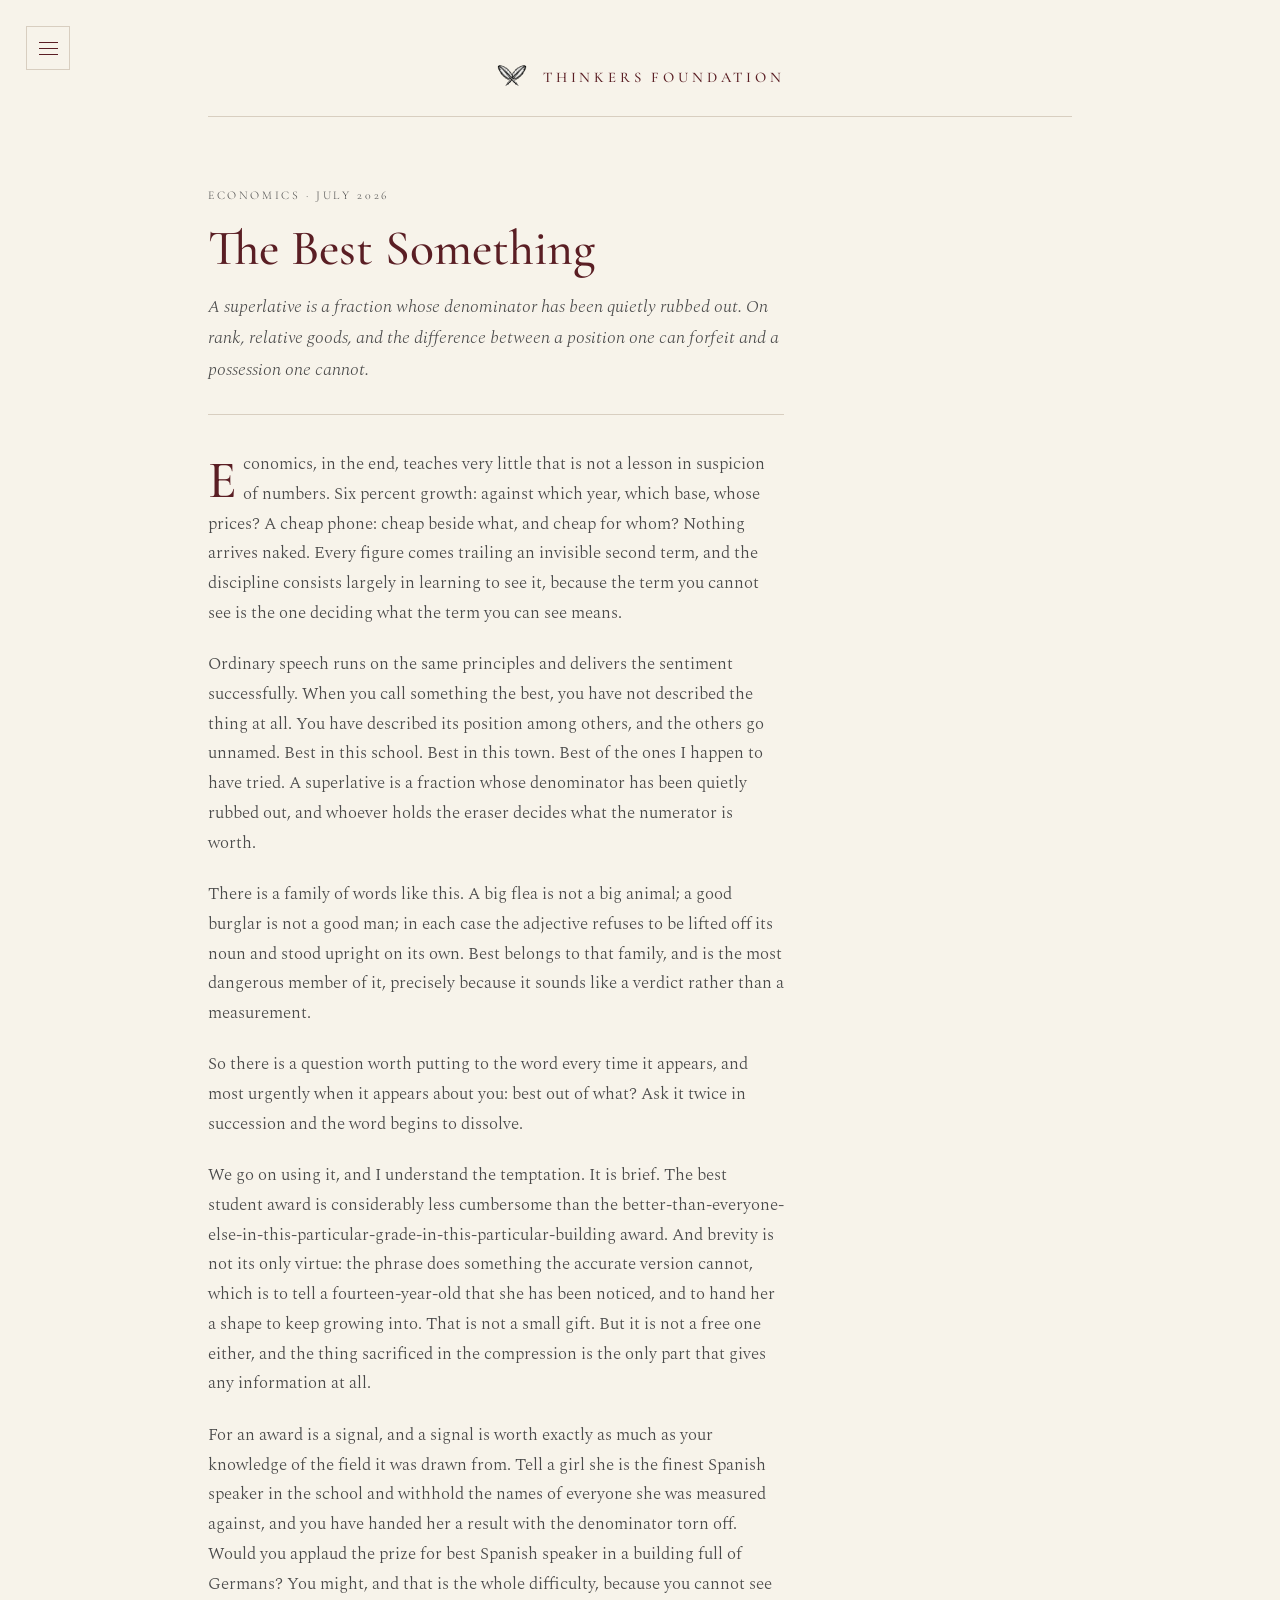
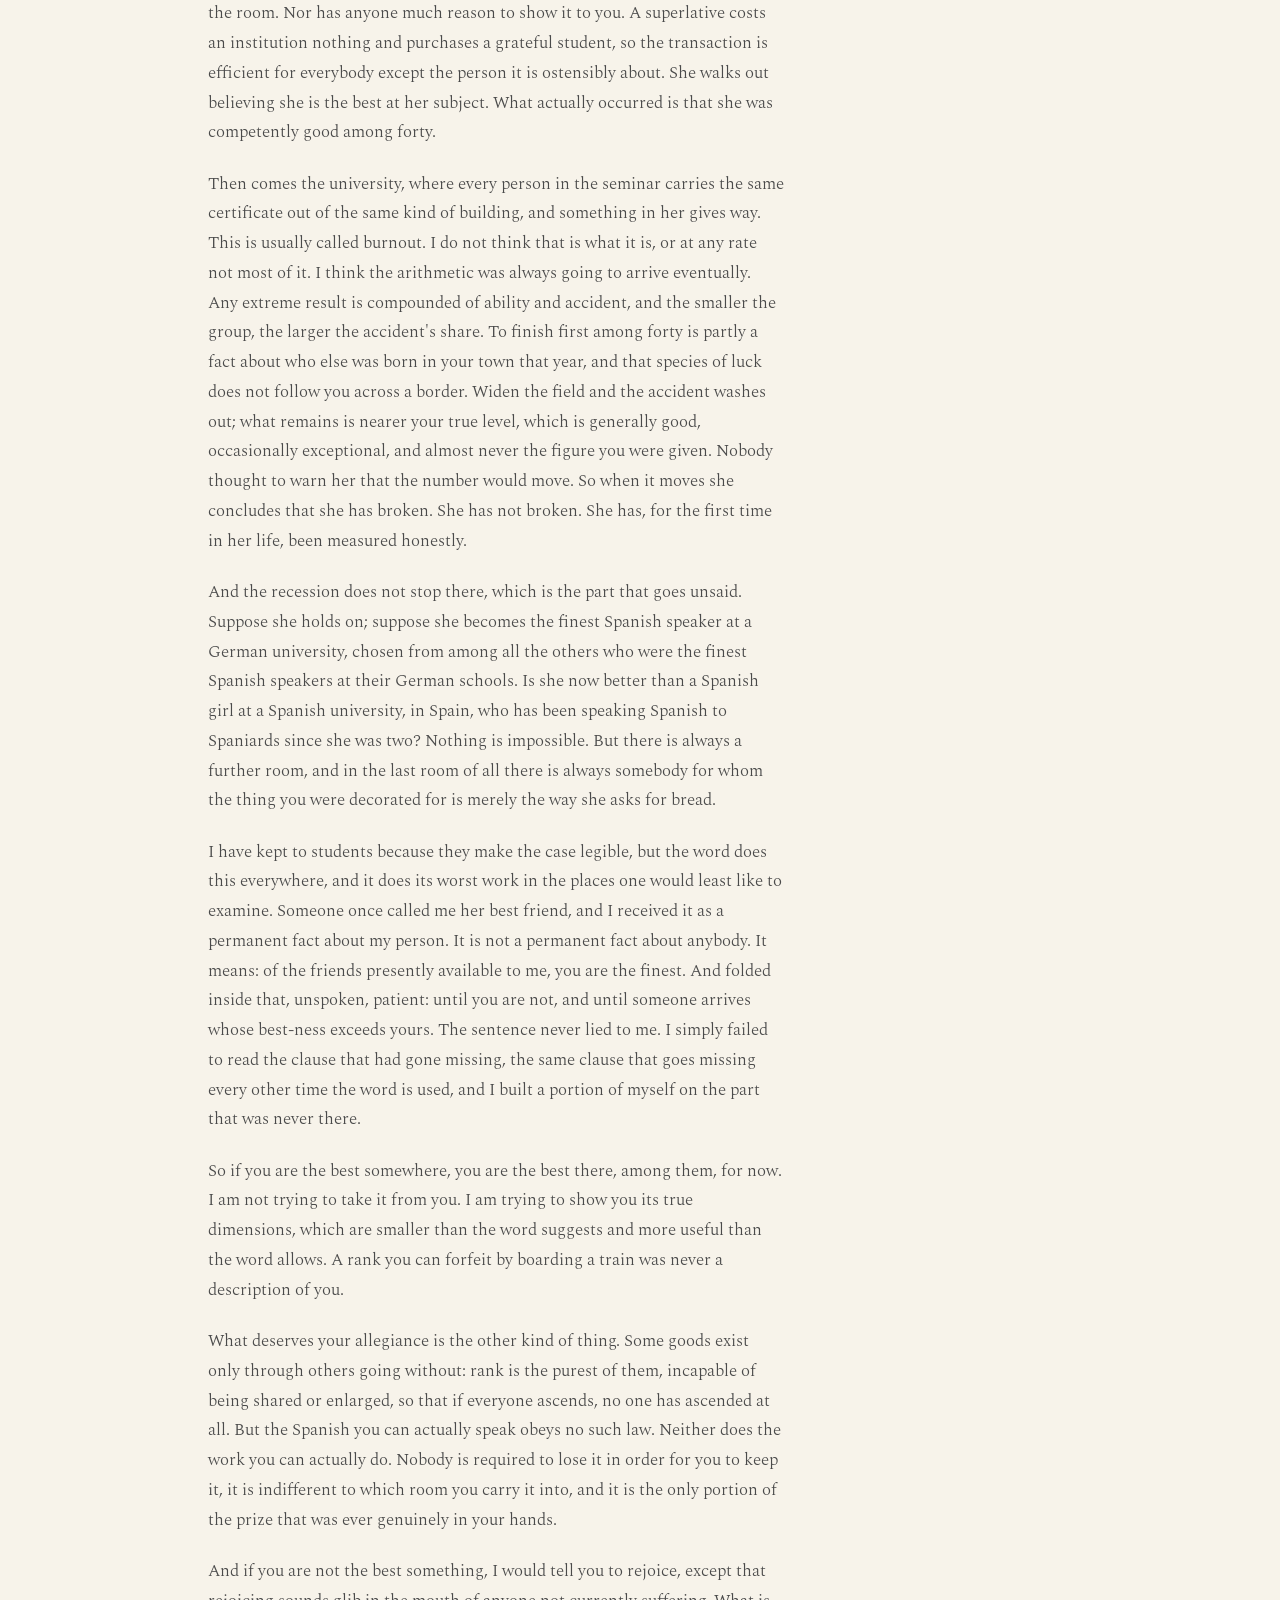
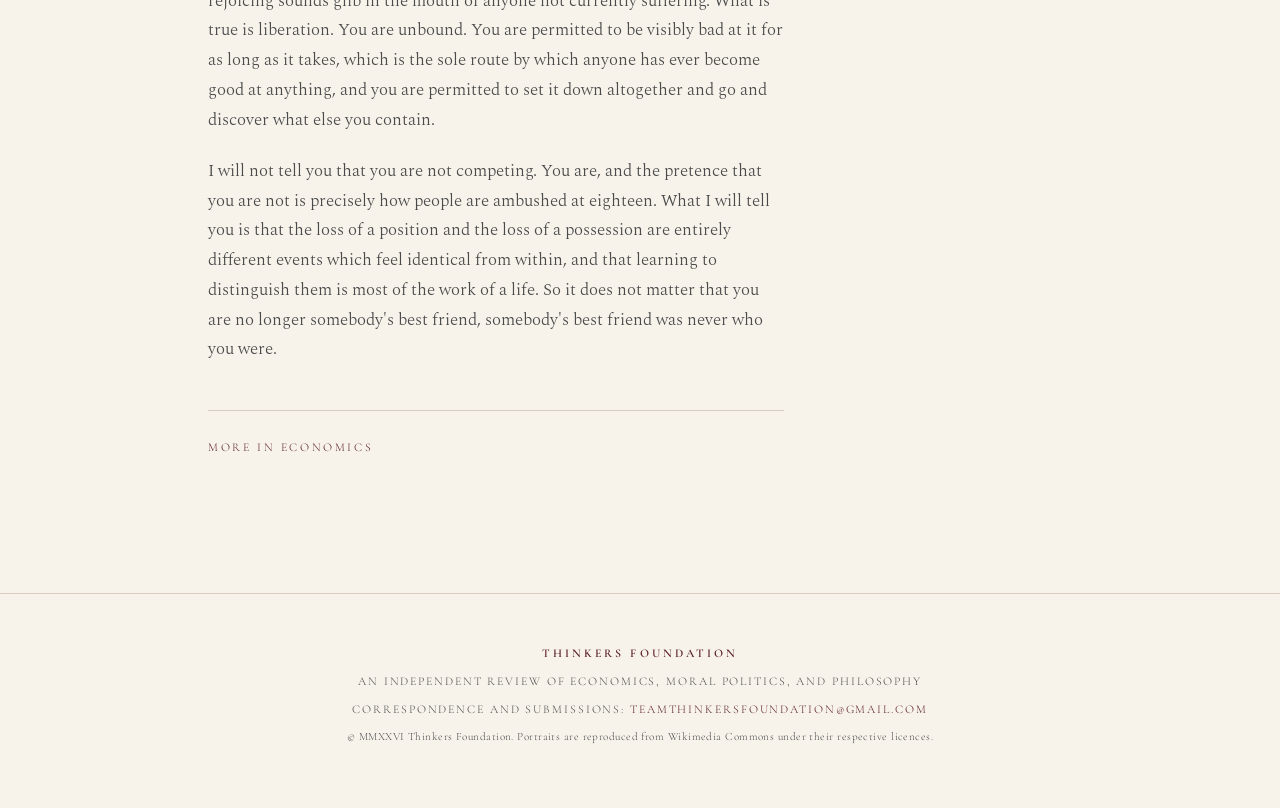
<file: articles/the-best-something.html>
<!DOCTYPE html>
<html lang="en">
<head>
<meta charset="utf-8">
<meta name="viewport" content="width=device-width, initial-scale=1">
<title>The Best Something — Thinkers Foundation</title>
<meta name="description" content="A superlative is a fraction whose denominator has been quietly rubbed out. On rank, relative goods, and the difference between a position one can forfeit and a possession one cannot.">
<link rel="icon" href="../logo_thf.png">
<link rel="preconnect" href="https://fonts.googleapis.com">
<link rel="preconnect" href="https://fonts.gstatic.com" crossorigin>
<link href="https://fonts.googleapis.com/css2?family=Cormorant+Garamond:ital,wght@0,400;0,500;0,600;1,400;1,500&family=Spectral:ital,wght@0,300;0,400;0,500;1,300;1,400&display=swap" rel="stylesheet">
<link rel="stylesheet" href="../assets/css/style.css?v=5">
</head>
<body>
<a class="skip-link" href="#main">Skip to content</a>
<button class="nav-toggle" id="navToggle" aria-label="Open the index" aria-expanded="false" aria-controls="drawer"><span></span><span></span><span></span></button>
<div class="drawer__scrim" id="scrim" hidden></div>
<nav class="drawer" id="drawer" aria-label="Site index" data-open="false">
  <div class="drawer__head"><span class="drawer__label">Index</span><button class="drawer__close" id="drawerClose" aria-label="Close the index">&times;</button></div>
  <ul class="drawer__links">
    <li><a href="../index.html">Home</a></li>
  </ul>
  <p class="drawer__section">Articles</p>
  <ul class="drawer__links">
    <li><a href="../economics.html">Economics</a></li>
    <li><a href="../moral-politics.html">Moral Politics</a></li>
    <li><a href="../philosophy.html">Philosophy</a></li>
    <li><a href="../miscellaneous.html">Miscellaneous</a></li>
  </ul>
  <p class="drawer__section">The Foundation</p>
  <ul class="drawer__links">
    <li><a href="../political-thought-guide.html">Political Thought Guide</a></li>
    <li><a href="../about.html">About</a></li>
  </ul>
</nav>
<main id="main">
  <header class="masthead masthead--compact">
    <div class="page">
      <a class="masthead__link" href="../index.html">
        <img class="masthead__logo" src="../logo_thf.png" alt="">
        <span class="masthead__title">Thinkers Foundation</span>
      </a>
    </div>
  </header>
  <div class="page">
    <article class="article">
      <p class="article__kicker"><a href="../economics.html">Economics</a> &middot; July 2026</p>
      <h1 class="article__title">The Best Something</h1>
      <p class="article__standfirst">A superlative is a fraction whose denominator has been quietly rubbed out. On rank, relative goods, and the difference between a position one can forfeit and a possession one cannot.</p>
      <hr class="article__rule">
      <div class="prose">
        <p>Economics, in the end, teaches very little that is not a lesson in suspicion of numbers. Six percent growth: against which year, which base, whose prices? A cheap phone: cheap beside what, and cheap for whom? Nothing arrives naked. Every figure comes trailing an invisible second term, and the discipline consists largely in learning to see it, because the term you cannot see is the one deciding what the term you can see means.</p>
        <p>Ordinary speech runs on the same principles and delivers the sentiment successfully. When you call something the best, you have not described the thing at all. You have described its position among others, and the others go unnamed. Best in this school. Best in this town. Best of the ones I happen to have tried. A superlative is a fraction whose denominator has been quietly rubbed out, and whoever holds the eraser decides what the numerator is worth.</p>
        <p>There is a family of words like this. A big flea is not a big animal; a good burglar is not a good man; in each case the adjective refuses to be lifted off its noun and stood upright on its own. Best belongs to that family, and is the most dangerous member of it, precisely because it sounds like a verdict rather than a measurement.</p>
        <p>So there is a question worth putting to the word every time it appears, and most urgently when it appears about you: best out of what? Ask it twice in succession and the word begins to dissolve.</p>
        <p>We go on using it, and I understand the temptation. It is brief. The best student award is considerably less cumbersome than the better-than-everyone-else-in-this-particular-grade-in-this-particular-building award. And brevity is not its only virtue: the phrase does something the accurate version cannot, which is to tell a fourteen-year-old that she has been noticed, and to hand her a shape to keep growing into. That is not a small gift. But it is not a free one either, and the thing sacrificed in the compression is the only part that gives any information at all.</p>
        <p>For an award is a signal, and a signal is worth exactly as much as your knowledge of the field it was drawn from. Tell a girl she is the finest Spanish speaker in the school and withhold the names of everyone she was measured against, and you have handed her a result with the denominator torn off. Would you applaud the prize for best Spanish speaker in a building full of Germans? You might, and that is the whole difficulty, because you cannot see the room. Nor has anyone much reason to show it to you. A superlative costs an institution nothing and purchases a grateful student, so the transaction is efficient for everybody except the person it is ostensibly about. She walks out believing she is the best at her subject. What actually occurred is that she was competently good among forty.</p>
        <p>Then comes the university, where every person in the seminar carries the same certificate out of the same kind of building, and something in her gives way. This is usually called burnout. I do not think that is what it is, or at any rate not most of it. I think the arithmetic was always going to arrive eventually. Any extreme result is compounded of ability and accident, and the smaller the group, the larger the accident's share. To finish first among forty is partly a fact about who else was born in your town that year, and that species of luck does not follow you across a border. Widen the field and the accident washes out; what remains is nearer your true level, which is generally good, occasionally exceptional, and almost never the figure you were given. Nobody thought to warn her that the number would move. So when it moves she concludes that she has broken. She has not broken. She has, for the first time in her life, been measured honestly.</p>
        <p>And the recession does not stop there, which is the part that goes unsaid. Suppose she holds on; suppose she becomes the finest Spanish speaker at a German university, chosen from among all the others who were the finest Spanish speakers at their German schools. Is she now better than a Spanish girl at a Spanish university, in Spain, who has been speaking Spanish to Spaniards since she was two? Nothing is impossible. But there is always a further room, and in the last room of all there is always somebody for whom the thing you were decorated for is merely the way she asks for bread.</p>
        <p>I have kept to students because they make the case legible, but the word does this everywhere, and it does its worst work in the places one would least like to examine. Someone once called me her best friend, and I received it as a permanent fact about my person. It is not a permanent fact about anybody. It means: of the friends presently available to me, you are the finest. And folded inside that, unspoken, patient: until you are not, and until someone arrives whose best-ness exceeds yours. The sentence never lied to me. I simply failed to read the clause that had gone missing, the same clause that goes missing every other time the word is used, and I built a portion of myself on the part that was never there.</p>
        <p>So if you are the best somewhere, you are the best there, among them, for now. I am not trying to take it from you. I am trying to show you its true dimensions, which are smaller than the word suggests and more useful than the word allows. A rank you can forfeit by boarding a train was never a description of you.</p>
        <p>What deserves your allegiance is the other kind of thing. Some goods exist only through others going without: rank is the purest of them, incapable of being shared or enlarged, so that if everyone ascends, no one has ascended at all. But the Spanish you can actually speak obeys no such law. Neither does the work you can actually do. Nobody is required to lose it in order for you to keep it, it is indifferent to which room you carry it into, and it is the only portion of the prize that was ever genuinely in your hands.</p>
        <p>And if you are not the best something, I would tell you to rejoice, except that rejoicing sounds glib in the mouth of anyone not currently suffering. What is true is liberation. You are unbound. You are permitted to be visibly bad at it for as long as it takes, which is the sole route by which anyone has ever become good at anything, and you are permitted to set it down altogether and go and discover what else you contain.</p>
        <p>I will not tell you that you are not competing. You are, and the pretence that you are not is precisely how people are ambushed at eighteen. What I will tell you is that the loss of a position and the loss of a possession are entirely different events which feel identical from within, and that learning to distinguish them is most of the work of a life. So it does not matter that you are no longer somebody's best friend, somebody's best friend was never who you were.</p>
      </div>
      <p class="article__return"><a href="../economics.html">More in Economics</a></p>
    </article>
  </div>
</main>
<footer class="site-footer">
  <div class="page">
    <p class="site-footer__mark">Thinkers Foundation</p>
    <p>An independent review of economics, moral politics, and philosophy</p>
    <p>Correspondence and submissions: <a href="mailto:teamthinkersfoundation@gmail.com">teamthinkersfoundation@gmail.com</a></p>
    <p class="site-footer__legal">&copy; MMXXVI Thinkers Foundation. Portraits are reproduced from Wikimedia Commons under their respective licences.</p>
  </div>
</footer>
<script src="../assets/js/site.js?v=5"></script>
</body>
</html>
</file>
<file: assets/css/style.css>
/* ===========================================================
   Thinkers Foundation
   Two colours. One rule weight. Nothing that does not carry text.
   =========================================================== */

:root {
  --paper:      #F7F3EA;
  --paper-alt:  #FBF8F2;
  --cherry:     #5A1E24;
  --cherry-alt: #651F2F;
  --ink:        #4A4A4A;
  --rule:       #D8CEC0;

  --display: "Cormorant Garamond", "EB Garamond", Garamond, "Times New Roman", serif;
  --body:    "Spectral", "Libre Baskerville", Georgia, serif;

  --measure: 36rem;
  --page:    60rem;
  --gap:     clamp(2.75rem, 5.5vw, 4.25rem);
}

*, *::before, *::after { box-sizing: border-box; }
html { -webkit-text-size-adjust: 100%; scroll-behavior: smooth; }

body {
  margin: 0;
  background: var(--paper);
  color: var(--ink);
  font-family: var(--body);
  font-size: 1.0625rem;
  line-height: 1.75;
  font-weight: 300;
  text-rendering: optimizeLegibility;
  -webkit-font-smoothing: antialiased;
}

a { color: var(--cherry); text-decoration: none; }
a:hover { text-decoration: underline; text-underline-offset: 0.22em; text-decoration-thickness: 0.5px; }

:focus-visible { outline: 1px solid var(--cherry); outline-offset: 3px; }

p { margin: 0 0 1.15rem; }

.page {
  max-width: var(--page);
  margin: 0 auto;
  padding: 0 clamp(1.25rem, 5vw, 3rem);
}

.skip-link {
  position: absolute; left: -9999px; top: 0; z-index: 100;
  background: var(--paper-alt); color: var(--cherry);
  padding: 0.6rem 1rem; border: 1px solid var(--rule);
}
.skip-link:focus { left: 1rem; top: 1rem; }

/* ---------- Masthead ---------- */
.masthead { text-align: center; padding: clamp(4.5rem, 8vw, 6rem) 0 0; }

.masthead__logo {
  width: clamp(54px, 6vw, 68px);
  height: auto;
  display: block;
  margin: 0 auto 1.15rem;
}

.masthead__title {
  font-family: var(--display);
  font-size: clamp(1.45rem, 3.1vw, 2.05rem);
  font-weight: 500;
  letter-spacing: 0.3em;
  text-transform: uppercase;
  color: var(--cherry);
  line-height: 1.25;
  margin: 0;
  text-indent: 0.3em;
}

.masthead__line {
  display: flex;
  align-items: center;
  justify-content: space-between;
  gap: 1.5rem;
  max-width: 30rem;
  margin: 1.5rem auto 0;
  padding-top: 0.75rem;
  border-top: 1px solid var(--rule);
  font-family: var(--display);
  font-size: 0.7rem;
  letter-spacing: 0.24em;
  text-transform: uppercase;
  color: var(--ink);
}

.masthead--compact { padding: 3.75rem 0 0; }
.masthead--compact .masthead__link {
  display: inline-flex;
  align-items: center;
  gap: 0.85rem;
  color: var(--cherry);
  text-decoration: none;
  padding-bottom: 1.4rem;
}
.masthead--compact .masthead__link:hover { text-decoration: none; }
.masthead--compact .masthead__logo { width: 34px; margin: 0; }
.masthead--compact .masthead__title {
  font-size: 0.92rem;
  letter-spacing: 0.26em;
  text-indent: 0;
}

/* ---------- Sections ---------- */
.section { padding: var(--gap) 0; border-top: 1px solid var(--rule); }
.section--head { border-top: 1px solid var(--rule); }

.section__title {
  font-family: var(--display);
  font-size: 0.78rem;
  letter-spacing: 0.26em;
  text-transform: uppercase;
  color: var(--cherry);
  font-weight: 600;
  margin: 0 0 2rem;
}

.page-title {
  font-family: var(--display);
  font-size: clamp(1.9rem, 4.2vw, 2.75rem);
  font-weight: 500;
  color: var(--cherry);
  line-height: 1.14;
  margin: 0 0 1.1rem;
  letter-spacing: 0.01em;
}

.lede { font-size: 1.1rem; max-width: var(--measure); margin: 0 0 1.1rem; }

.more {
  font-family: var(--display);
  font-size: 0.74rem;
  letter-spacing: 0.22em;
  text-transform: uppercase;
}

.prose { max-width: var(--measure); }
.prose--narrow { max-width: 34rem; }
.prose h2 {
  font-family: var(--display);
  font-size: 1.3rem;
  font-weight: 600;
  color: var(--cherry);
  margin: 2.2rem 0 0.8rem;
}

/* ---------- Featured essay ---------- */
.feature__kicker {
  font-family: var(--display);
  font-size: 0.74rem;
  letter-spacing: 0.2em;
  text-transform: uppercase;
  color: var(--ink);
  margin: 0 0 0.8rem;
}
.feature__headline {
  font-family: var(--display);
  font-size: clamp(1.85rem, 4.4vw, 2.9rem);
  font-weight: 500;
  line-height: 1.14;
  margin: 0 0 0.95rem;
  max-width: 20ch;
}
.feature__headline a { color: var(--cherry); }
.feature__standfirst { font-size: 1.1rem; max-width: var(--measure); margin: 0 0 1.3rem; }

/* ---------- Topic cards ---------- */
.topics {
  list-style: none; margin: 0; padding: 0;
  display: grid;
  grid-template-columns: repeat(2, 1fr);
  gap: 1px;
  background: var(--rule);
  border: 1px solid var(--rule);
}
.topic { background: var(--paper); }
.topic > a { display: block; padding: 1.9rem 1.7rem; height: 100%; color: inherit; }
.topic > a:hover { background: var(--paper-alt); text-decoration: none; }
.topic__name {
  font-family: var(--display);
  font-size: 1.4rem;
  font-weight: 600;
  color: var(--cherry);
  margin: 0 0 0.55rem;
}
.topic__blurb { font-size: 0.96rem; margin: 0 0 1rem; }
.topic__count {
  font-family: var(--display);
  font-size: 0.7rem;
  letter-spacing: 0.2em;
  text-transform: uppercase;
  color: var(--ink);
  margin: 0;
}

/* ---------- Listings ---------- */
.subject-note { font-style: italic; max-width: var(--measure); margin: -1.1rem 0 1.8rem; }
.empty { max-width: var(--measure); font-style: italic; margin: 0; }

.listing { list-style: none; margin: 0; padding: 0; }
.listing > li { border-top: 1px solid var(--rule); }
.listing > li:first-child { border-top: 0; }

.entry {
  display: grid;
  grid-template-columns: 8.5rem 1fr;
  gap: 0 2rem;
  padding: 1.7rem 0;
  align-items: baseline;
}
.entry__meta {
  font-family: var(--display);
  font-size: 0.72rem;
  letter-spacing: 0.18em;
  text-transform: uppercase;
  color: var(--ink);
  margin: 0;
  padding-top: 0.4rem;
}
.entry__title {
  font-family: var(--display);
  font-size: 1.5rem;
  font-weight: 600;
  line-height: 1.25;
  margin: 0 0 0.4rem;
}
.entry__title a { color: var(--cherry); }
.entry__blurb { margin: 0; max-width: var(--measure); font-size: 1rem; }

/* ---------- Article ---------- */
.article { padding: var(--gap) 0; border-top: 1px solid var(--rule); }
.article__kicker {
  font-family: var(--display);
  font-size: 0.74rem;
  letter-spacing: 0.22em;
  text-transform: uppercase;
  color: var(--ink);
  margin: 0 0 0.9rem;
}
.article__title {
  font-family: var(--display);
  font-size: clamp(2.1rem, 5vw, 3.1rem);
  font-weight: 500;
  color: var(--cherry);
  line-height: 1.1;
  margin: 0 0 1rem;
  max-width: 18ch;
}
.article__standfirst {
  font-size: 1.12rem;
  font-style: italic;
  max-width: var(--measure);
  margin: 0 0 1.8rem;
}
.article__rule { border: 0; border-top: 1px solid var(--rule); margin: 0 0 2.2rem; max-width: var(--measure); }

.article .prose p { margin: 0 0 1.35rem; }
.article .prose > p:first-child::first-letter {
  font-family: var(--display);
  font-size: 3.3rem;
  line-height: 0.82;
  float: left;
  padding: 0.16em 0.12em 0 0;
  color: var(--cherry);
  font-weight: 500;
}
.article__return {
  font-family: var(--display);
  font-size: 0.74rem;
  letter-spacing: 0.22em;
  text-transform: uppercase;
  margin: 2.8rem 0 0;
  padding-top: 1.6rem;
  border-top: 1px solid var(--rule);
  max-width: var(--measure);
}

/* ---------- Epigraph ---------- */
.epigraph { text-align: center; padding: var(--gap) 0; border-top: 1px solid var(--rule); }
.epigraph blockquote {
  font-family: var(--display);
  font-size: clamp(1.25rem, 2.6vw, 1.65rem);
  line-height: 1.5;
  color: var(--cherry);
  font-style: italic;
  max-width: 32rem;
  margin: 0 auto 1.1rem;
}
.epigraph cite {
  font-family: var(--display);
  font-style: normal;
  font-size: 0.72rem;
  letter-spacing: 0.2em;
  text-transform: uppercase;
  color: var(--ink);
}

/* ---------- Footer ---------- */
.site-footer {
  border-top: 1px solid var(--rule);
  margin-top: var(--gap);
  padding: 2.6rem 0 3.4rem;
  text-align: center;
  font-family: var(--display);
  font-size: 0.74rem;
  letter-spacing: 0.16em;
  text-transform: uppercase;
  color: var(--ink);
}
.site-footer p { margin: 0.45rem 0; }
.site-footer__mark { letter-spacing: 0.26em; color: var(--cherry); font-weight: 600; }
.site-footer__legal { text-transform: none; letter-spacing: 0.04em; font-size: 0.7rem; margin-top: 1.2rem; }

/* ===========================================================
   Drawer
   =========================================================== */
.nav-toggle {
  position: fixed;
  top: clamp(1rem, 2.2vw, 1.6rem);
  left: clamp(1rem, 2.2vw, 1.6rem);
  z-index: 60;
  width: 2.75rem; height: 2.75rem;
  display: grid; place-content: center; gap: 5px;
  background: var(--paper);
  border: 1px solid var(--rule);
  cursor: pointer; padding: 0;
}
.nav-toggle span { display: block; width: 19px; height: 1px; background: var(--cherry); }
.nav-toggle:hover { background: var(--paper-alt); }

.drawer {
  position: fixed; inset: 0 auto 0 0;
  width: min(24rem, 88vw);
  background: var(--paper-alt);
  border-right: 1px solid var(--rule);
  transform: translateX(-101%);
  transition: transform 320ms ease;
  z-index: 70; overflow-y: auto;
  padding: 1.5rem 1.8rem 4rem;
}
.drawer[data-open="true"] { transform: translateX(0); }

.drawer__scrim {
  position: fixed; inset: 0;
  background: rgba(74,74,74,0.28);
  opacity: 0; pointer-events: none;
  transition: opacity 320ms ease; z-index: 65;
}
.drawer__scrim[data-open="true"] { opacity: 1; pointer-events: auto; }

.drawer__head {
  display: flex; align-items: center; justify-content: space-between;
  border-bottom: 1px solid var(--rule);
  padding-bottom: 0.9rem; margin-bottom: 1.3rem;
}
.drawer__label {
  font-family: var(--display);
  font-size: 0.72rem; letter-spacing: 0.24em;
  text-transform: uppercase; color: var(--cherry); font-weight: 600;
}
.drawer__close {
  background: none; border: 0; font-family: var(--display);
  font-size: 1.3rem; line-height: 1; color: var(--cherry);
  cursor: pointer; padding: 0.2rem 0.4rem;
}

.drawer__section {
  font-family: var(--display);
  font-size: 0.66rem; letter-spacing: 0.22em;
  text-transform: uppercase; color: var(--ink);
  margin: 1.5rem 0 0.7rem;
}

.drawer__links { list-style: none; margin: 0; padding: 0; }
.drawer__links a {
  font-family: var(--display);
  font-size: 0.85rem; letter-spacing: 0.18em;
  text-transform: uppercase; display: block; padding: 0.34rem 0;
}
.drawer__links--tight a { font-size: 0.78rem; letter-spacing: 0.14em; }

.tree { list-style: none; margin: 0.4rem 0 0; padding: 0; }
.tree__era { border-top: 1px solid var(--rule); }

.tree__toggle {
  width: 100%;
  display: grid; grid-template-columns: 2rem 1fr auto;
  align-items: baseline; gap: 0.4rem;
  background: none; border: 0; padding: 0.8rem 0;
  cursor: pointer; text-align: left;
  font-family: var(--display); color: var(--cherry);
}
.tree__numeral { font-size: 0.7rem; letter-spacing: 0.1em; color: var(--ink); }
.tree__name { font-size: 0.98rem; font-weight: 600; line-height: 1.3; }
.tree__sign { font-size: 0.9rem; color: var(--ink); }

.tree__panel { display: none; padding: 0 0 1rem 2rem; }
.tree__panel[data-open="true"] { display: block; }

.tree__dates {
  font-family: var(--display); font-size: 0.68rem;
  letter-spacing: 0.16em; text-transform: uppercase;
  color: var(--ink); margin: 0 0 0.9rem;
}
.tree__school { margin-bottom: 0.95rem; }
.tree__school > a {
  font-family: var(--display); font-size: 0.86rem;
  font-weight: 600; display: block; margin-bottom: 0.2rem;
}
.tree__thinkers { list-style: none; margin: 0; padding: 0; }
.tree__thinkers a { display: block; font-size: 0.83rem; line-height: 1.5; padding: 0.1rem 0; color: var(--ink); }
.tree__thinkers a:hover { color: var(--cherry); }

/* ===========================================================
   Guide
   =========================================================== */
.era { border-top: 1px solid var(--rule); padding: var(--gap) 0 0; }

.era__head { margin: 0 0 2.6rem; }
.era__numeral {
  font-family: var(--display); font-size: 0.72rem;
  letter-spacing: 0.26em; text-transform: uppercase;
  color: var(--ink); margin: 0 0 0.65rem;
}
.era__title {
  font-family: var(--display);
  font-size: clamp(1.8rem, 4vw, 2.5rem);
  font-weight: 500; color: var(--cherry);
  line-height: 1.12; margin: 0 0 0.45rem;
}
.era__dates {
  font-family: var(--display); font-size: 0.76rem;
  letter-spacing: 0.2em; text-transform: uppercase;
  color: var(--ink); margin: 0 0 1.5rem;
}
.era__blurb {
  max-width: var(--measure); font-size: 1.02rem;
  border-left: 1px solid var(--rule);
  padding-left: 1.35rem; margin: 0;
}

.school { padding: 0; }
.school__name {
  font-family: var(--display);
  font-size: 1.35rem; font-weight: 600;
  color: var(--cherry); margin: 0 0 0.35rem;
  padding-top: 1.9rem; border-top: 1px solid var(--rule);
}
.school__tagline {
  font-style: italic; max-width: var(--measure);
  margin: 0 0 2rem; font-size: 0.98rem;
}

.thinker {
  display: grid;
  grid-template-columns: 5.5rem 1fr;
  gap: 0 1.6rem;
  margin: 0 0 2.3rem;
  align-items: start;
}
.thinker:last-child { margin-bottom: 2.9rem; }

.portrait {
  margin: 0;
  width: 5.5rem;
  aspect-ratio: 3 / 4;
  border: 1px solid var(--rule);
  background: var(--paper-alt);
  overflow: hidden;
  display: grid;
  place-items: center;
  position: relative;
}
.portrait img {
  width: 100%; height: 100%;
  object-fit: cover; object-position: center 22%;
  display: block;
  filter: grayscale(100%) sepia(16%) contrast(96%);
  opacity: 0;
  transition: opacity 420ms ease;
}
.portrait img.is-loaded { opacity: 1; }
.portrait__fallback {
  position: absolute;
  font-family: var(--display);
  font-size: 1.15rem;
  letter-spacing: 0.1em;
  color: var(--rule);
}

.thinker__text { min-width: 0; }
.thinker__name {
  font-family: var(--display);
  font-size: 1.18rem; font-weight: 600;
  color: var(--cherry); margin: 0 0 0.15rem; line-height: 1.3;
}
.thinker__dates { font-weight: 400; font-size: 0.92rem; color: var(--ink); white-space: nowrap; }
.thinker__works { font-style: italic; font-size: 0.93rem; margin: 0 0 0.55rem; max-width: var(--measure); }
.thinker__summary { margin: 0; max-width: var(--measure); }

/* ---------- Reading paths ---------- */
.paths { list-style: none; margin: 0; padding: 0; }
.paths > li { border-top: 1px solid var(--rule); padding: 1.7rem 0; }
.paths > li:first-child { border-top: 0; padding-top: 0; }
.paths h3 {
  font-family: var(--display); font-size: 1.2rem;
  font-weight: 600; color: var(--cherry); margin: 0 0 0.5rem;
}
.paths p { margin: 0; max-width: var(--measure); }

/* ---------- Responsive ---------- */
@media (max-width: 48rem) {
  .topics { grid-template-columns: 1fr; }
  .entry { grid-template-columns: 1fr; gap: 0.35rem; }
  .entry__meta { padding-top: 0; }
  .masthead { padding-top: 5.5rem; }
  .masthead--compact { padding-top: 5rem; }
  .thinker { grid-template-columns: 4.25rem 1fr; gap: 0 1.15rem; }
  .portrait { width: 4.25rem; }
}

@media (max-width: 30rem) {
  .masthead__line { flex-direction: column; gap: 0.35rem; }
}

@media (prefers-reduced-motion: reduce) {
  html { scroll-behavior: auto; }
  *, *::before, *::after { transition-duration: 0.01ms !important; animation-duration: 0.01ms !important; }
}

@media print {
  .nav-toggle, .drawer, .drawer__scrim { display: none !important; }
  body { background: #fff; }
}

/* ---------- Subject pages ---------- */
.page-eyebrow {
  font-family: var(--display);
  font-size: 0.7rem;
  letter-spacing: 0.26em;
  text-transform: uppercase;
  color: var(--ink);
  margin: 0 0 0.85rem;
}
.crosslinks {
  font-family: var(--display);
  font-size: 0.86rem;
  letter-spacing: 0.14em;
  text-transform: uppercase;
  margin: 0;
}
.article__kicker a { color: inherit; }

/* ---------- Guide contents ---------- */
.contents { list-style: none; margin: 0 0 2rem; padding: 0; }
.contents > li { border-top: 1px solid var(--rule); padding: 1.15rem 0; }
.contents > li:first-child { border-top: 0; padding-top: 0; }
.contents__era {
  font-family: var(--display);
  font-size: 1.16rem;
  color: var(--cherry);
  margin: 0 0 0.4rem;
  display: flex;
  align-items: baseline;
  gap: 0.7rem;
  flex-wrap: wrap;
}
.contents__num {
  font-size: 0.68rem;
  letter-spacing: 0.14em;
  color: var(--ink);
  min-width: 1.6rem;
}
.contents__era a { font-weight: 600; }
.contents__dates {
  font-size: 0.68rem;
  letter-spacing: 0.16em;
  text-transform: uppercase;
  color: var(--ink);
}
.contents__schools {
  margin: 0 0 0 2.3rem;
  font-size: 0.9rem;
  line-height: 1.9;
}
.contents__schools a { color: var(--ink); }
.contents__schools a:hover { color: var(--cherry); }

.era__back {
  font-family: var(--display);
  font-size: 0.7rem;
  letter-spacing: 0.2em;
  text-transform: uppercase;
  margin: 0 0 0.5rem;
}

@media (max-width: 40rem) {
  .contents__schools { margin-left: 0; }
}

/* ---------- Featured thinkers ---------- */
.figs {
  list-style: none; margin: 0; padding: 0;
  display: grid; grid-template-columns: repeat(4, 1fr);
  gap: 2rem 1.6rem;
}
.fig > a { display: block; color: inherit; }
.fig > a:hover { text-decoration: none; }
.fig > a:hover .fig__name { text-decoration: underline; text-underline-offset: 0.2em; text-decoration-thickness: 0.5px; }
.portrait--wide { width: 100%; aspect-ratio: 4 / 5; }
.fig__name {
  font-family: var(--display); font-size: 1.1rem; font-weight: 600;
  color: var(--cherry); margin: 0.85rem 0 0.1rem; line-height: 1.25;
}
.fig__dates {
  font-family: var(--display); font-size: 0.7rem;
  letter-spacing: 0.16em; text-transform: uppercase;
  color: var(--ink); margin: 0 0 0.5rem;
}
.fig__line { font-size: 0.92rem; line-height: 1.6; margin: 0; }

/* ---------- Draw a thinker ---------- */
.draw {
  border: 1px solid var(--rule);
  background: var(--paper-alt);
  padding: 2.2rem; min-height: 12rem;
  display: grid; align-items: center;
}
.draw[data-state="drawn"] {
  grid-template-columns: 7rem 1fr; gap: 0 1.8rem; align-items: start;
}
.draw__face { text-align: center; }
.draw__prompt {
  font-family: var(--display); font-size: 0.74rem;
  letter-spacing: 0.24em; text-transform: uppercase;
  color: var(--ink); margin: 0 0 1.3rem;
}
.draw__button, .draw__again {
  font-family: var(--display);
  font-size: 0.76rem; letter-spacing: 0.22em; text-transform: uppercase;
  color: var(--cherry); background: var(--paper);
  border: 1px solid var(--rule); padding: 0.75rem 1.6rem; cursor: pointer;
}
.draw__button:hover, .draw__again:hover { border-color: var(--cherry); }
.portrait--card { width: 7rem; }
.draw__school {
  font-family: var(--display); font-size: 0.68rem;
  letter-spacing: 0.2em; text-transform: uppercase;
  color: var(--ink); margin: 0 0 0.45rem;
}
.draw__name {
  font-family: var(--display); font-size: 1.35rem; font-weight: 600;
  color: var(--cherry); margin: 0 0 0.2rem; line-height: 1.25;
}
.draw__dates { font-size: 0.86rem; font-weight: 400; color: var(--ink); }
.draw__works { font-style: italic; font-size: 0.9rem; margin: 0 0 0.55rem; }
.draw__summary { margin: 0 0 1.2rem; font-size: 0.98rem; }
.draw__actions { display: flex; align-items: center; gap: 1.6rem; flex-wrap: wrap; margin: 0; }
.draw__again { padding: 0.5rem 1.1rem; font-size: 0.7rem; }

@media (max-width: 52rem) { .figs { grid-template-columns: repeat(2, 1fr); } }
@media (max-width: 40rem) {
  .draw { padding: 1.5rem; }
  .draw[data-state="drawn"] { grid-template-columns: 5rem 1fr; gap: 0 1.1rem; }
  .portrait--card { width: 5rem; }
}
</file>
